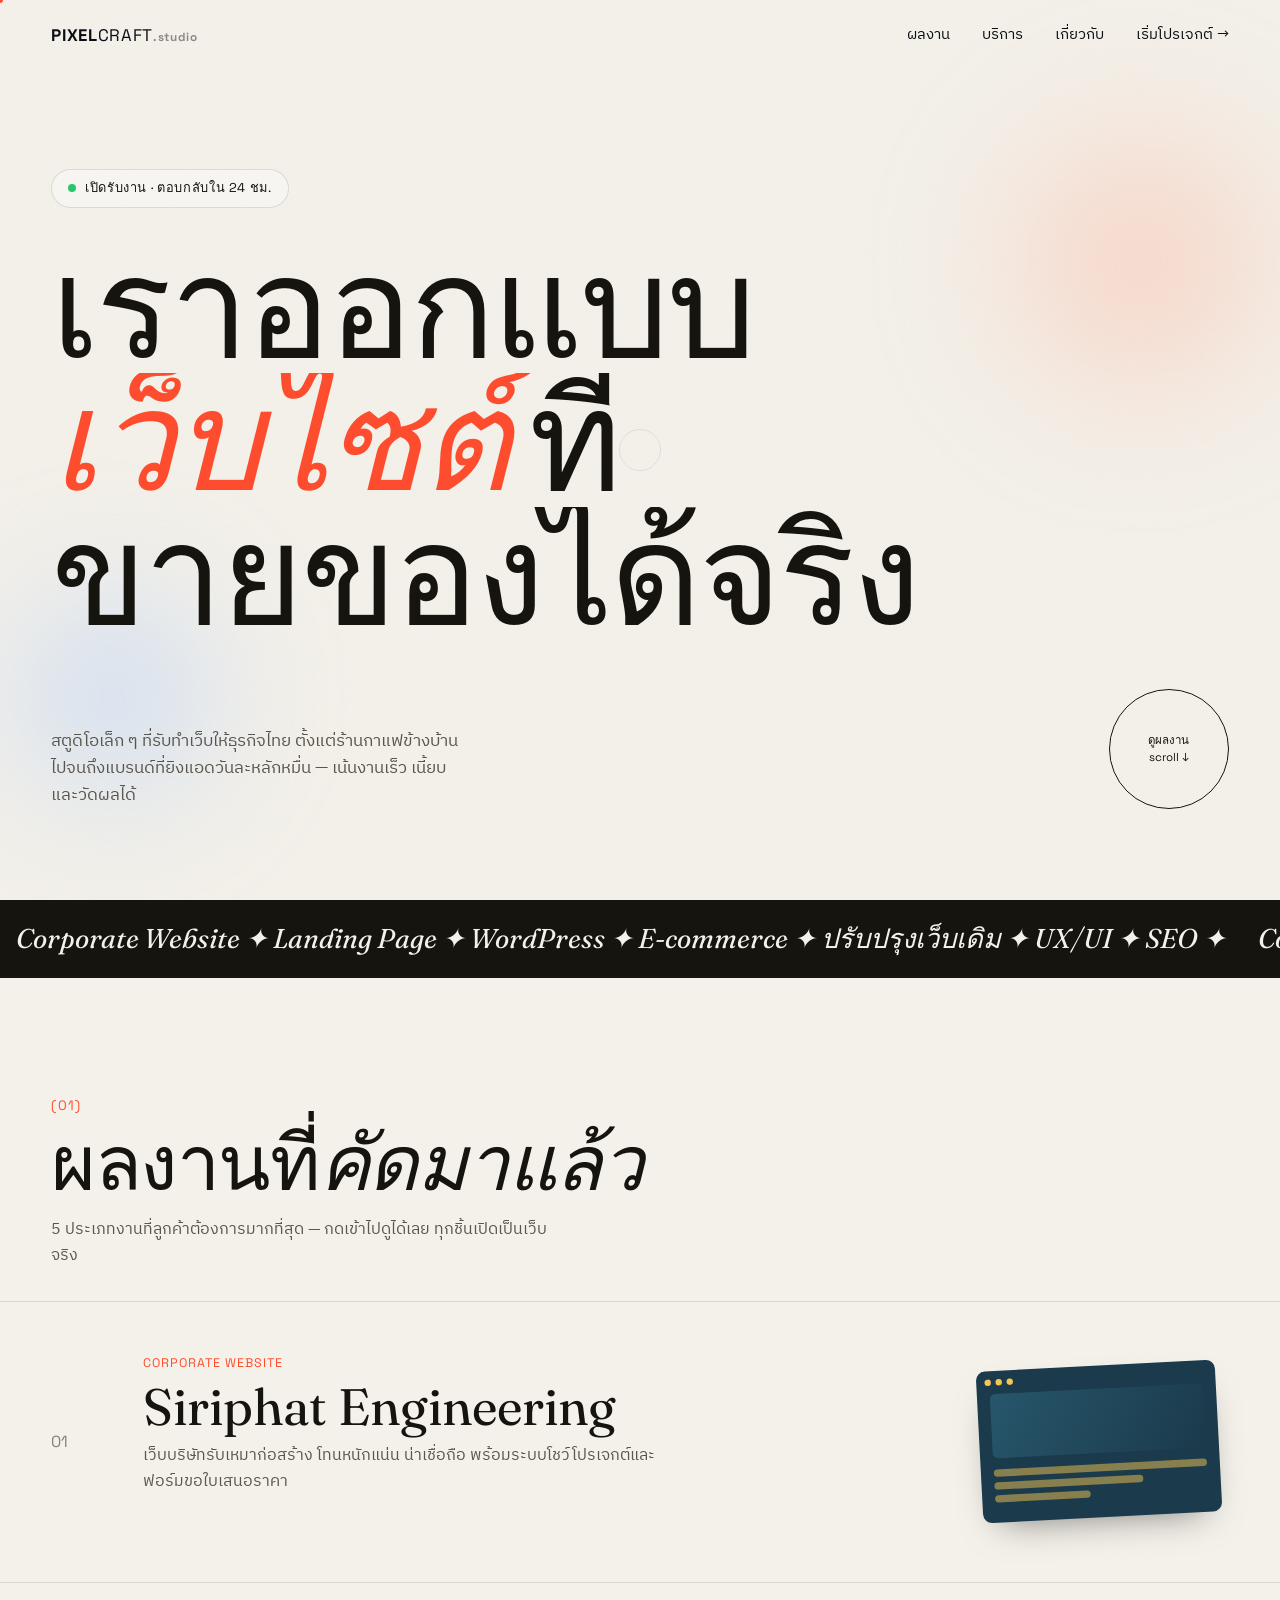
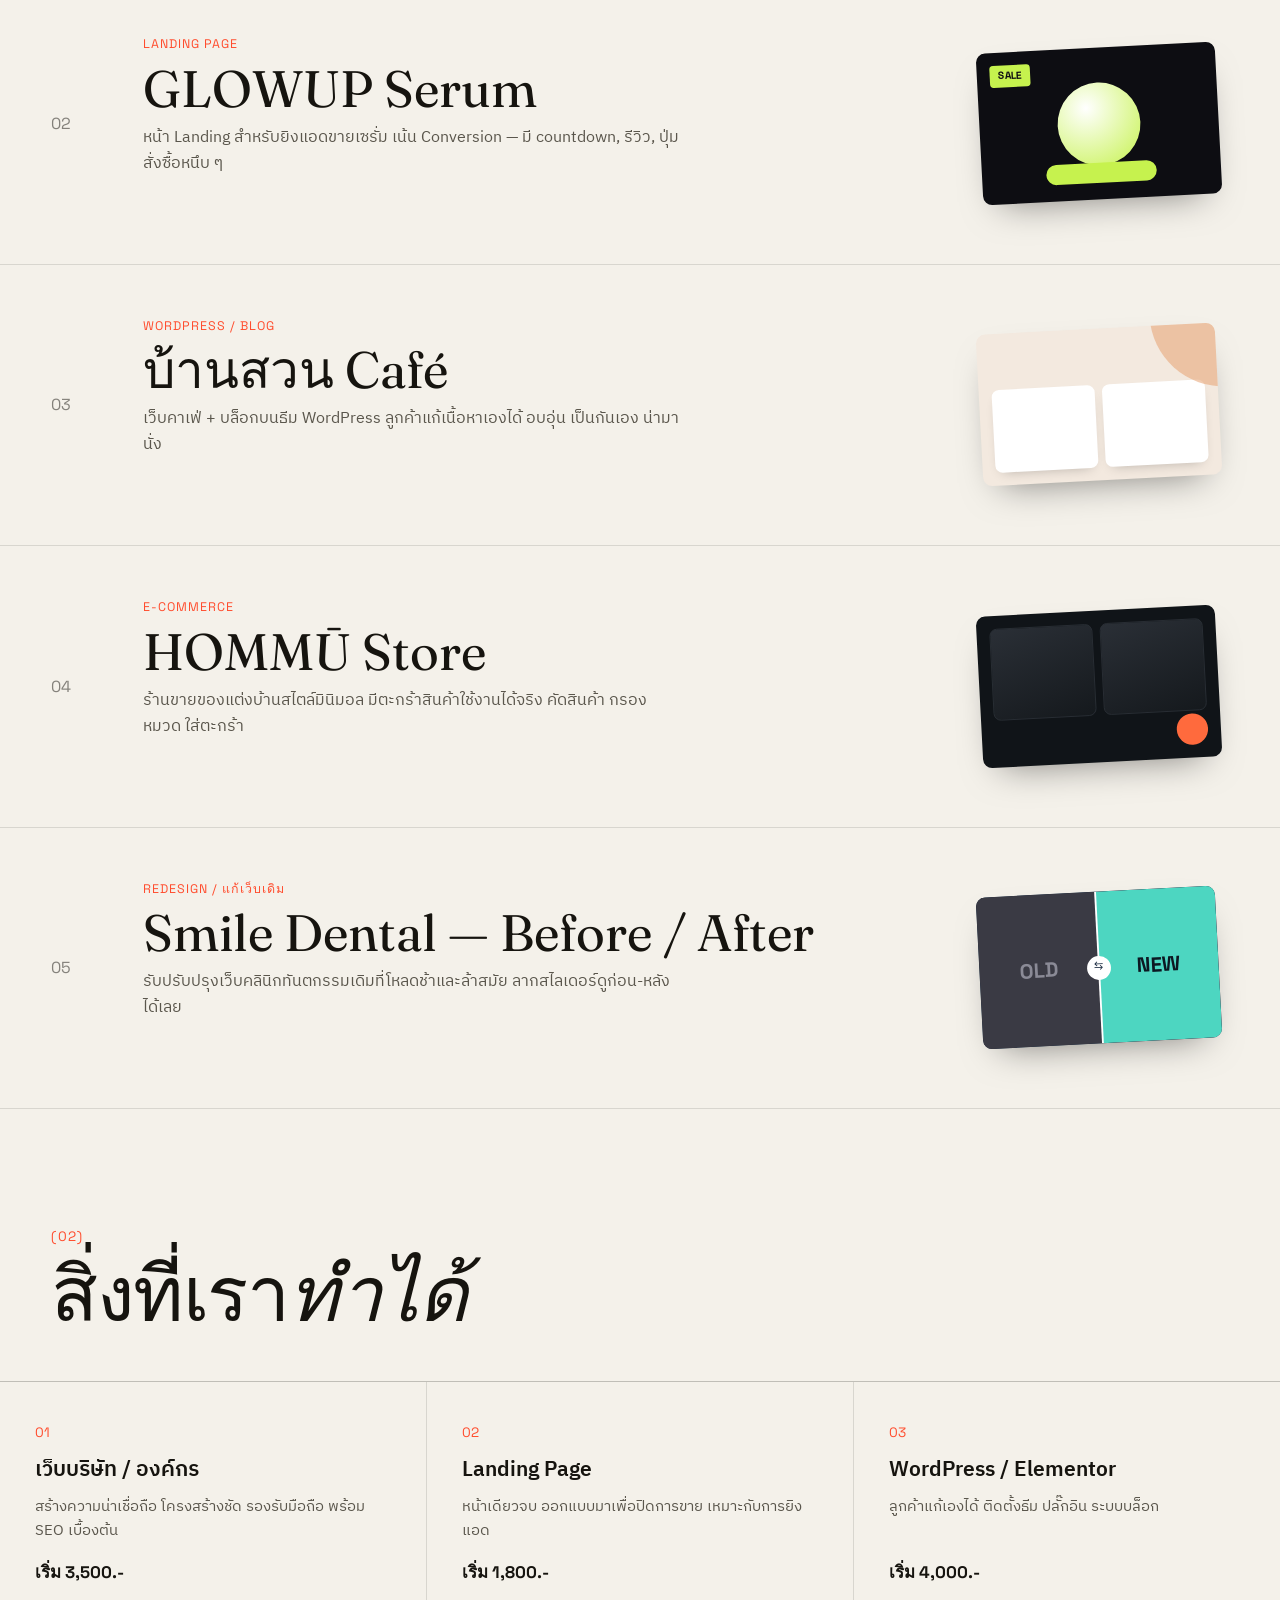
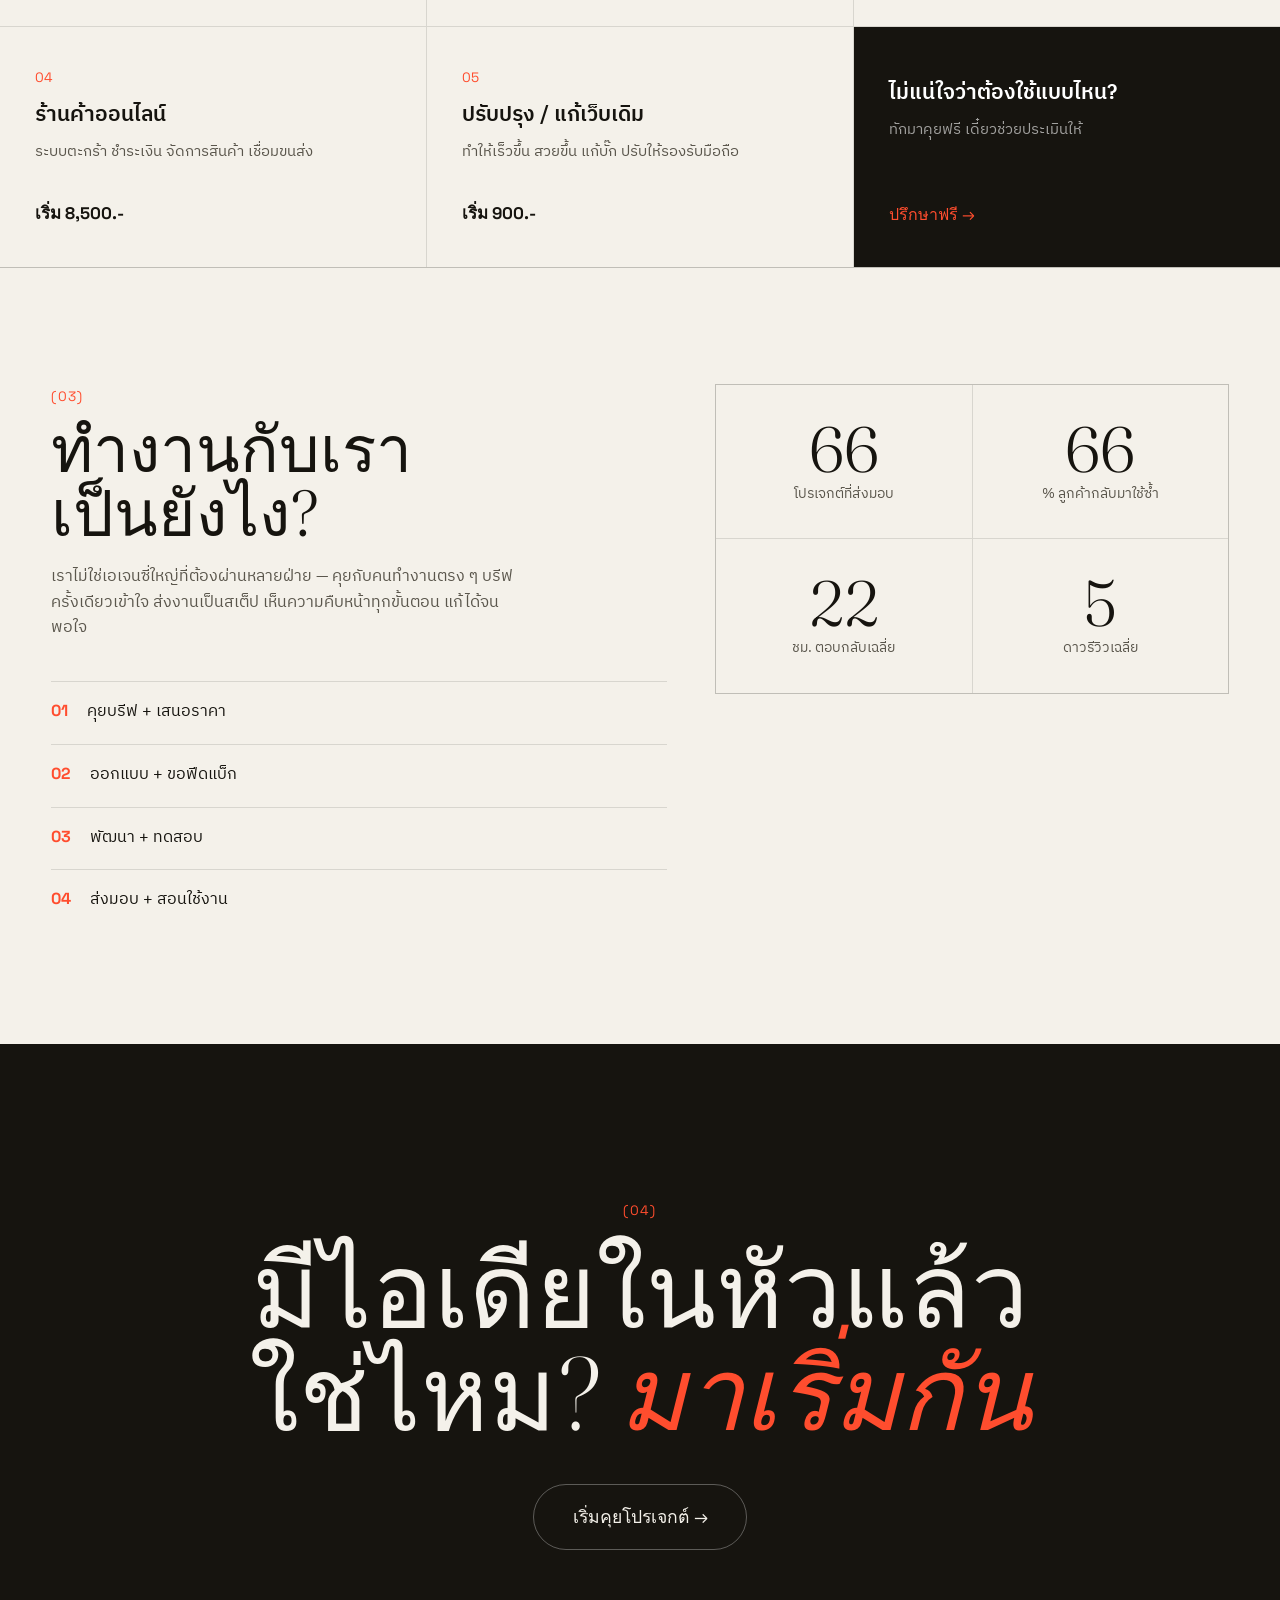
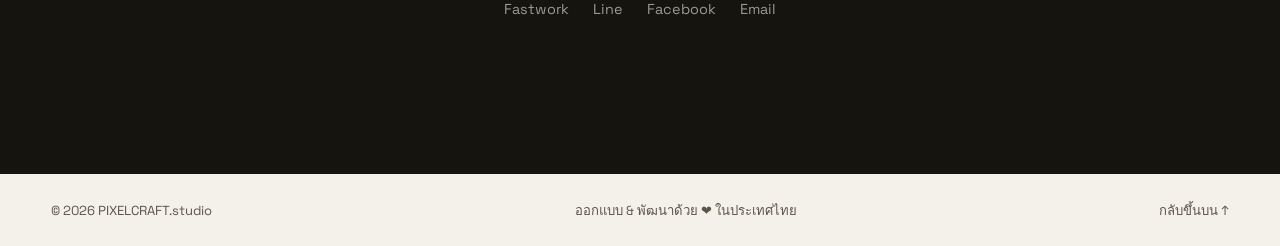
<file: index.html>
<!DOCTYPE html>
<html lang="th">
<head>
<meta charset="UTF-8">
<meta name="viewport" content="width=device-width, initial-scale=1.0">
<title>PIXELCRAFT — รับออกแบบ &amp; พัฒนาเว็บไซต์</title>
<meta name="description" content="สตูดิโอรับทำเว็บไซต์ Corporate, Landing Page, WordPress, E-commerce และรับปรับปรุงเว็บเดิม">
<link rel="preconnect" href="https://fonts.googleapis.com">
<link rel="preconnect" href="https://fonts.gstatic.com" crossorigin>
<link href="https://fonts.googleapis.com/css2?family=Fraunces:ital,opsz,wght@0,9..144,300..900;1,9..144,400..600&family=IBM+Plex+Sans+Thai:wght@300;400;500;600;700&family=Space+Grotesk:wght@400;500;600;700&display=swap" rel="stylesheet">
<link rel="stylesheet" href="style.css">
</head>
<body>

<!-- Preloader -->
<div class="preloader" id="preloader">
  <div class="preloader__inner">
    <div class="preloader__count"><span id="count">0</span><i>%</i></div>
    <div class="preloader__word">PIXELCRAFT</div>
  </div>
  <div class="preloader__bar"><span id="bar"></span></div>
</div>

<!-- Custom cursor -->
<div class="cursor" id="cursor"></div>
<div class="cursor-dot" id="cursorDot"></div>

<!-- Grain -->
<div class="grain"></div>

<!-- Nav -->
<header class="nav" id="nav">
  <a href="#top" class="nav__logo">PIXEL<span>CRAFT</span><i>.studio</i></a>
  <nav class="nav__links">
    <a href="#works">ผลงาน</a>
    <a href="#services">บริการ</a>
    <a href="#about">เกี่ยวกับ</a>
    <a href="#contact" class="nav__cta">เริ่มโปรเจกต์ <span>→</span></a>
  </nav>
  <button class="nav__burger" id="burger" aria-label="menu"><span></span><span></span></button>
</header>

<main id="top">

  <!-- HERO -->
  <section class="hero">
    <div class="hero__tag reveal">
      <span class="dot"></span> เปิดรับงาน · ตอบกลับใน 24 ชม.
    </div>
    <h1 class="hero__title">
      <span class="line"><span>เราออกแบบ</span></span>
      <span class="line"><span><em>เว็บไซต์</em> ที่</span></span>
      <span class="line"><span>ขายของได้จริง</span></span>
    </h1>
    <div class="hero__meta">
      <p class="reveal">สตูดิโอเล็ก ๆ ที่รับทำเว็บให้ธุรกิจไทย ตั้งแต่ร้านกาแฟข้างบ้าน ไปจนถึงแบรนด์ที่ยิงแอดวันละหลักหมื่น — เน้นงานเร็ว เนี้ยบ และวัดผลได้</p>
      <a href="#works" class="hero__scroll reveal">
        <span class="hero__scroll-circle">ดูผลงาน<br>scroll ↓</span>
      </a>
    </div>
    <div class="hero__shapes">
      <div class="blob blob--1"></div>
      <div class="blob blob--2"></div>
    </div>
  </section>

  <!-- MARQUEE -->
  <div class="marquee">
    <div class="marquee__track">
      <span>Corporate Website ✦ Landing Page ✦ WordPress ✦ E-commerce ✦ ปรับปรุงเว็บเดิม ✦ UX/UI ✦ SEO ✦</span>
      <span>Corporate Website ✦ Landing Page ✦ WordPress ✦ E-commerce ✦ ปรับปรุงเว็บเดิม ✦ UX/UI ✦ SEO ✦</span>
    </div>
  </div>

  <!-- WORKS -->
  <section class="works" id="works">
    <div class="section-head reveal">
      <span class="section-head__num">(01)</span>
      <h2>ผลงานที่<em>คัดมาแล้ว</em></h2>
      <p>5 ประเภทงานที่ลูกค้าต้องการมากที่สุด — กดเข้าไปดูได้เลย ทุกชิ้นเปิดเป็นเว็บจริง</p>
    </div>

    <div class="work-list">

      <a class="work" href="works/1-corporate.html" style="--c:#1b3a4b;--a:#f6c453">
        <div class="work__index">01</div>
        <div class="work__body">
          <span class="work__cat">Corporate Website</span>
          <h3 class="work__title">Siriphat Engineering</h3>
          <p class="work__desc">เว็บบริษัทรับเหมาก่อสร้าง โทนหนักแน่น น่าเชื่อถือ พร้อมระบบโชว์โปรเจกต์และฟอร์มขอใบเสนอราคา</p>
          <span class="work__go">เปิดดูผลงาน <i>→</i></span>
        </div>
        <div class="work__thumb">
          <div class="mini mini--corp">
            <div class="mini__bar"><i></i><i></i><i></i></div>
            <div class="mini__hero"></div>
            <div class="mini__rows"><span></span><span></span><span></span></div>
          </div>
        </div>
      </a>

      <a class="work" href="works/2-landing.html" style="--c:#0d0d12;--a:#c6f24e">
        <div class="work__index">02</div>
        <div class="work__body">
          <span class="work__cat">Landing Page</span>
          <h3 class="work__title">GLOWUP Serum</h3>
          <p class="work__desc">หน้า Landing สำหรับยิงแอดขายเซรั่ม เน้น Conversion — มี countdown, รีวิว, ปุ่มสั่งซื้อหนึบ ๆ</p>
          <span class="work__go">เปิดดูผลงาน <i>→</i></span>
        </div>
        <div class="work__thumb">
          <div class="mini mini--land">
            <div class="mini__badge">SALE</div>
            <div class="mini__circle"></div>
            <div class="mini__btn"></div>
          </div>
        </div>
      </a>

      <a class="work" href="works/3-wordpress.html" style="--c:#5b4636;--a:#e8a87c">
        <div class="work__index">03</div>
        <div class="work__body">
          <span class="work__cat">WordPress / Blog</span>
          <h3 class="work__title">บ้านสวน Café</h3>
          <p class="work__desc">เว็บคาเฟ่ + บล็อกบนธีม WordPress ลูกค้าแก้เนื้อหาเองได้ อบอุ่น เป็นกันเอง น่ามานั่ง</p>
          <span class="work__go">เปิดดูผลงาน <i>→</i></span>
        </div>
        <div class="work__thumb">
          <div class="mini mini--wp">
            <div class="mini__leaf"></div>
            <div class="mini__card"></div>
            <div class="mini__card"></div>
          </div>
        </div>
      </a>

      <a class="work" href="works/4-ecommerce.html" style="--c:#101418;--a:#ff6a3d">
        <div class="work__index">04</div>
        <div class="work__body">
          <span class="work__cat">E-commerce</span>
          <h3 class="work__title">HOMMŪ Store</h3>
          <p class="work__desc">ร้านขายของแต่งบ้านสไตล์มินิมอล มีตะกร้าสินค้าใช้งานได้จริง คัดสินค้า กรองหมวด ใส่ตะกร้า</p>
          <span class="work__go">เปิดดูผลงาน <i>→</i></span>
        </div>
        <div class="work__thumb">
          <div class="mini mini--shop">
            <div class="mini__prod"></div>
            <div class="mini__prod"></div>
            <div class="mini__cart"></div>
          </div>
        </div>
      </a>

      <a class="work" href="works/5-redesign.html" style="--c:#13243a;--a:#4dd6c1">
        <div class="work__index">05</div>
        <div class="work__body">
          <span class="work__cat">Redesign / แก้เว็บเดิม</span>
          <h3 class="work__title">Smile Dental — Before / After</h3>
          <p class="work__desc">รับปรับปรุงเว็บคลินิกทันตกรรมเดิมที่โหลดช้าและล้าสมัย ลากสไลเดอร์ดูก่อน-หลังได้เลย</p>
          <span class="work__go">เปิดดูผลงาน <i>→</i></span>
        </div>
        <div class="work__thumb">
          <div class="mini mini--re">
            <div class="mini__before">OLD</div>
            <div class="mini__after">NEW</div>
            <div class="mini__handle"></div>
          </div>
        </div>
      </a>

    </div>
  </section>

  <!-- SERVICES -->
  <section class="services" id="services">
    <div class="section-head reveal">
      <span class="section-head__num">(02)</span>
      <h2>สิ่งที่เรา<em>ทำได้</em></h2>
    </div>
    <div class="serv-grid">
      <div class="serv reveal"><span>01</span><h4>เว็บบริษัท / องค์กร</h4><p>สร้างความน่าเชื่อถือ โครงสร้างชัด รองรับมือถือ พร้อม SEO เบื้องต้น</p><b>เริ่ม 3,500.-</b></div>
      <div class="serv reveal"><span>02</span><h4>Landing Page</h4><p>หน้าเดียวจบ ออกแบบมาเพื่อปิดการขาย เหมาะกับการยิงแอด</p><b>เริ่ม 1,800.-</b></div>
      <div class="serv reveal"><span>03</span><h4>WordPress / Elementor</h4><p>ลูกค้าแก้เองได้ ติดตั้งธีม ปลั๊กอิน ระบบบล็อก</p><b>เริ่ม 4,000.-</b></div>
      <div class="serv reveal"><span>04</span><h4>ร้านค้าออนไลน์</h4><p>ระบบตะกร้า ชำระเงิน จัดการสินค้า เชื่อมขนส่ง</p><b>เริ่ม 8,500.-</b></div>
      <div class="serv reveal"><span>05</span><h4>ปรับปรุง / แก้เว็บเดิม</h4><p>ทำให้เร็วขึ้น สวยขึ้น แก้บั๊ก ปรับให้รองรับมือถือ</p><b>เริ่ม 900.-</b></div>
      <div class="serv reveal serv--cta"><h4>ไม่แน่ใจว่าต้องใช้แบบไหน?</h4><p>ทักมาคุยฟรี เดี๋ยวช่วยประเมินให้</p><a href="#contact">ปรึกษาฟรี →</a></div>
    </div>
  </section>

  <!-- ABOUT / STATS -->
  <section class="about" id="about">
    <div class="about__text reveal">
      <span class="section-head__num">(03)</span>
      <h2>ทำงานกับเรา<br>เป็นยังไง?</h2>
      <p>เราไม่ใช่เอเจนซี่ใหญ่ที่ต้องผ่านหลายฝ่าย — คุยกับคนทำงานตรง ๆ บรีฟครั้งเดียวเข้าใจ ส่งงานเป็นสเต็ป เห็นความคืบหน้าทุกขั้นตอน แก้ได้จนพอใจ</p>
      <div class="steps">
        <div class="step"><b>01</b><span>คุยบรีฟ + เสนอราคา</span></div>
        <div class="step"><b>02</b><span>ออกแบบ + ขอฟีดแบ็ก</span></div>
        <div class="step"><b>03</b><span>พัฒนา + ทดสอบ</span></div>
        <div class="step"><b>04</b><span>ส่งมอบ + สอนใช้งาน</span></div>
      </div>
    </div>
    <div class="about__stats">
      <div class="stat reveal"><b data-count="120">0</b><span>โปรเจกต์ที่ส่งมอบ</span></div>
      <div class="stat reveal"><b data-count="98">0</b><span>% ลูกค้ากลับมาใช้ซ้ำ</span></div>
      <div class="stat reveal"><b data-count="24">0</b><span>ชม. ตอบกลับเฉลี่ย</span></div>
      <div class="stat reveal"><b data-count="5">0</b><span>ดาวรีวิวเฉลี่ย</span></div>
    </div>
  </section>

  <!-- CONTACT -->
  <section class="contact" id="contact">
    <div class="contact__inner reveal">
      <span class="section-head__num">(04)</span>
      <h2 class="contact__title">มีไอเดียในหัวแล้ว<br>ใช่ไหม? <em>มาเริ่มกัน</em></h2>
      <a href="#" class="contact__mail magnetic">เริ่มคุยโปรเจกต์ →</a>
      <div class="contact__socials">
        <a href="#">Fastwork</a><a href="#">Line</a><a href="#">Facebook</a><a href="#">Email</a>
      </div>
    </div>
  </section>

</main>

<footer class="footer">
  <span>© 2026 PIXELCRAFT.studio</span>
  <span>ออกแบบ &amp; พัฒนาด้วย ❤ ในประเทศไทย</span>
  <a href="#top">กลับขึ้นบน ↑</a>
</footer>

<script src="script.js"></script>
</body>
</html>
</file>
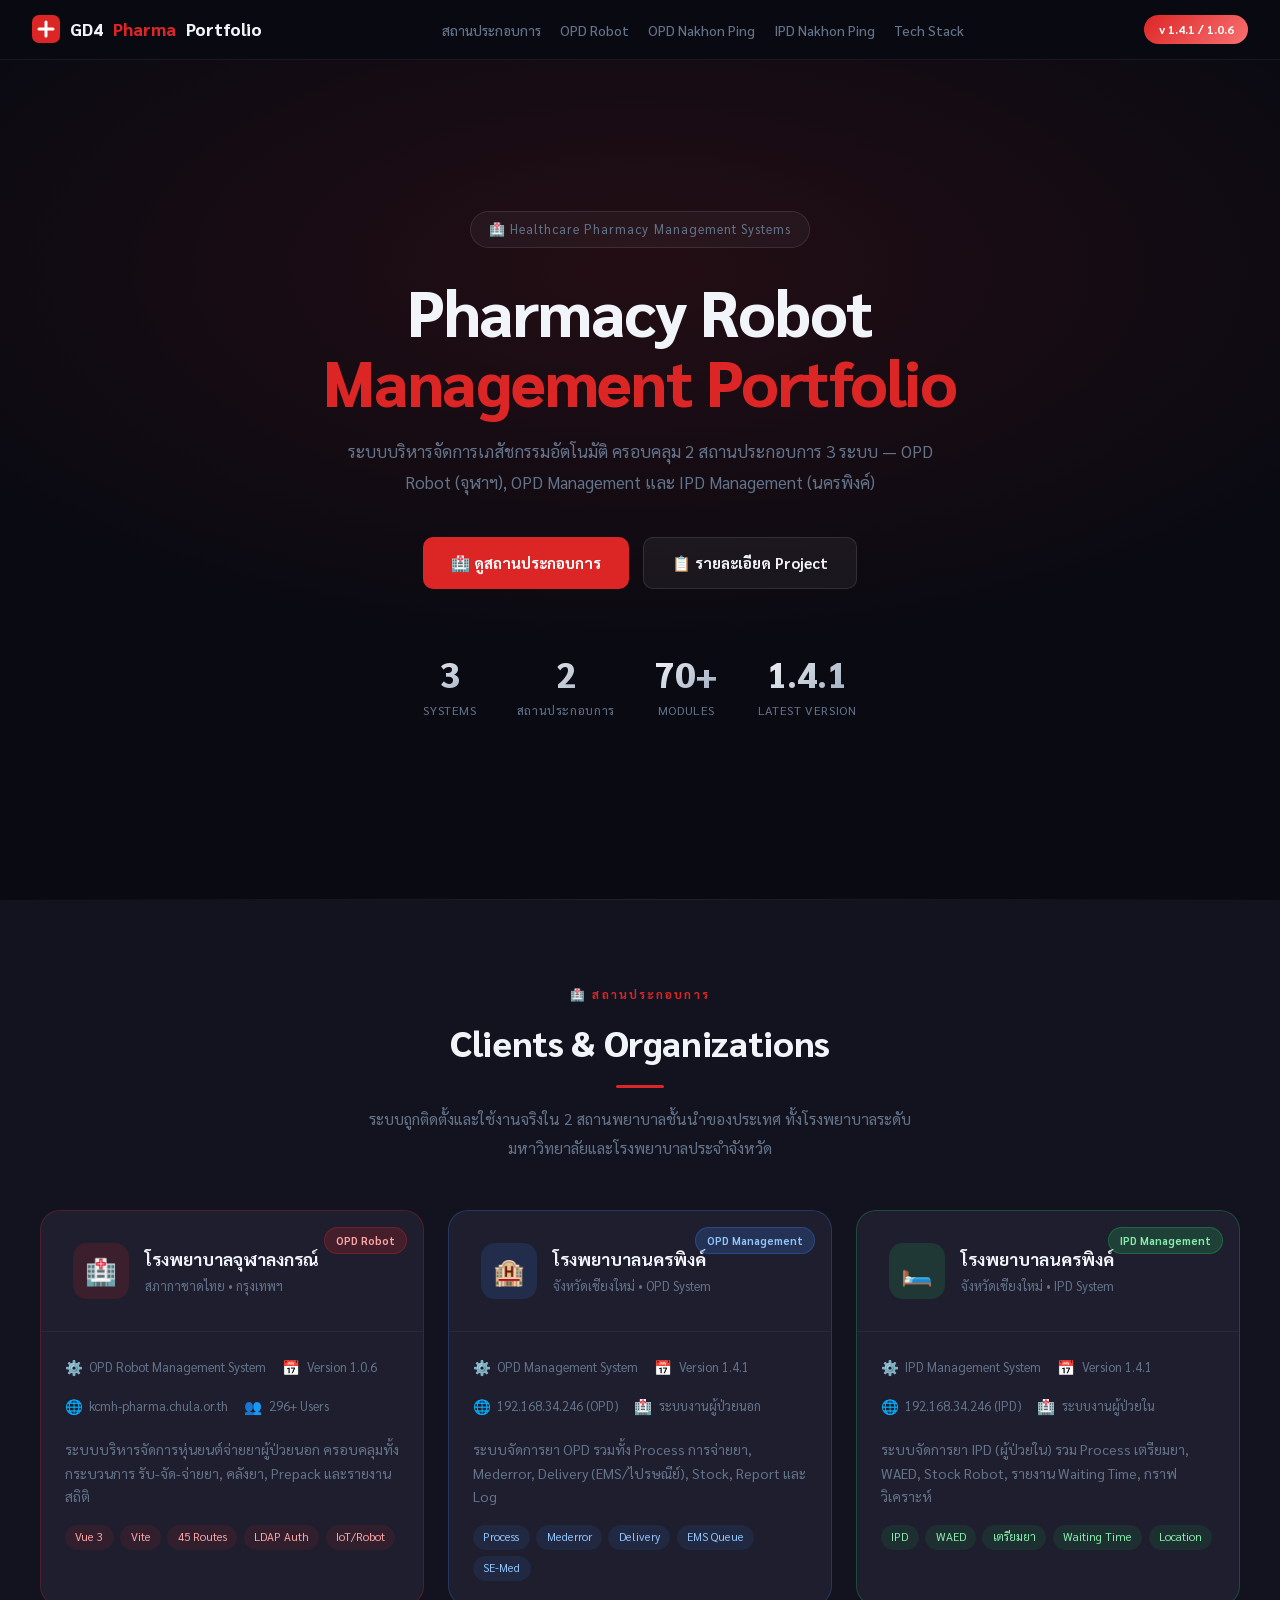
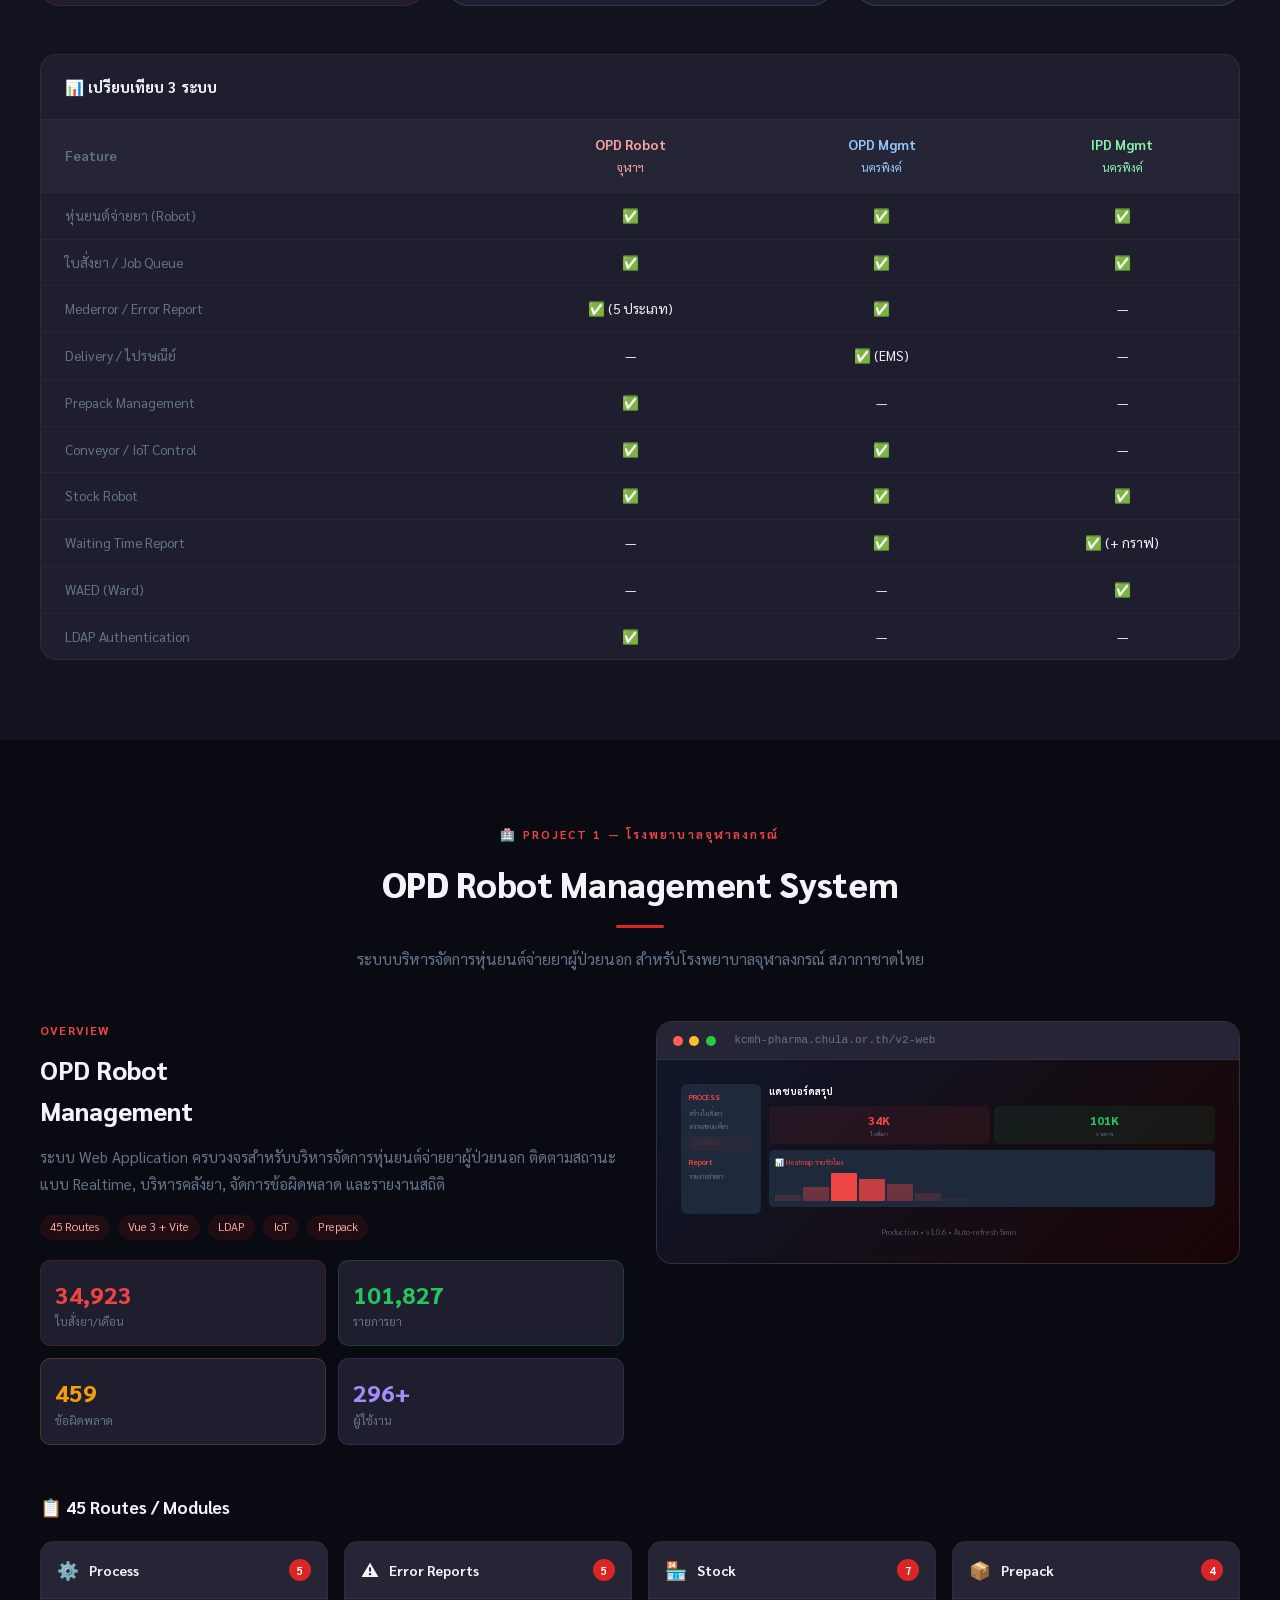
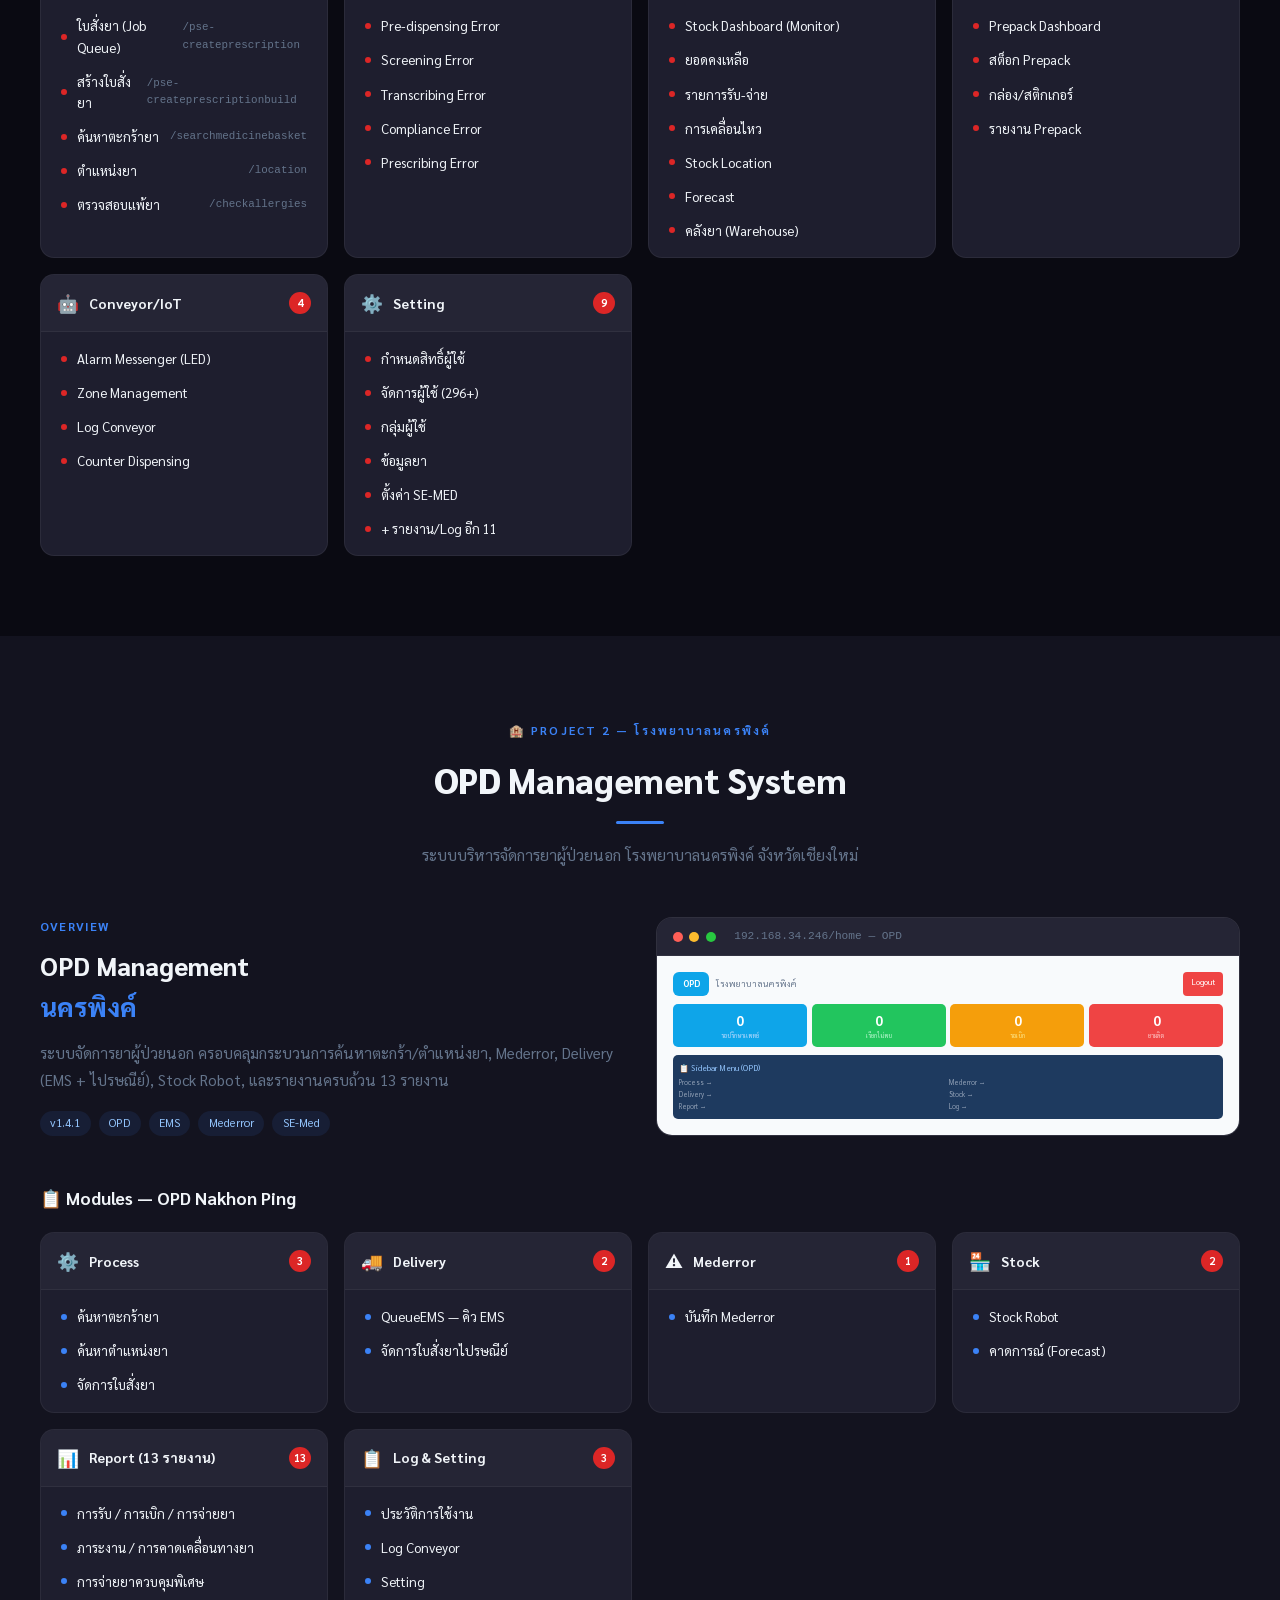
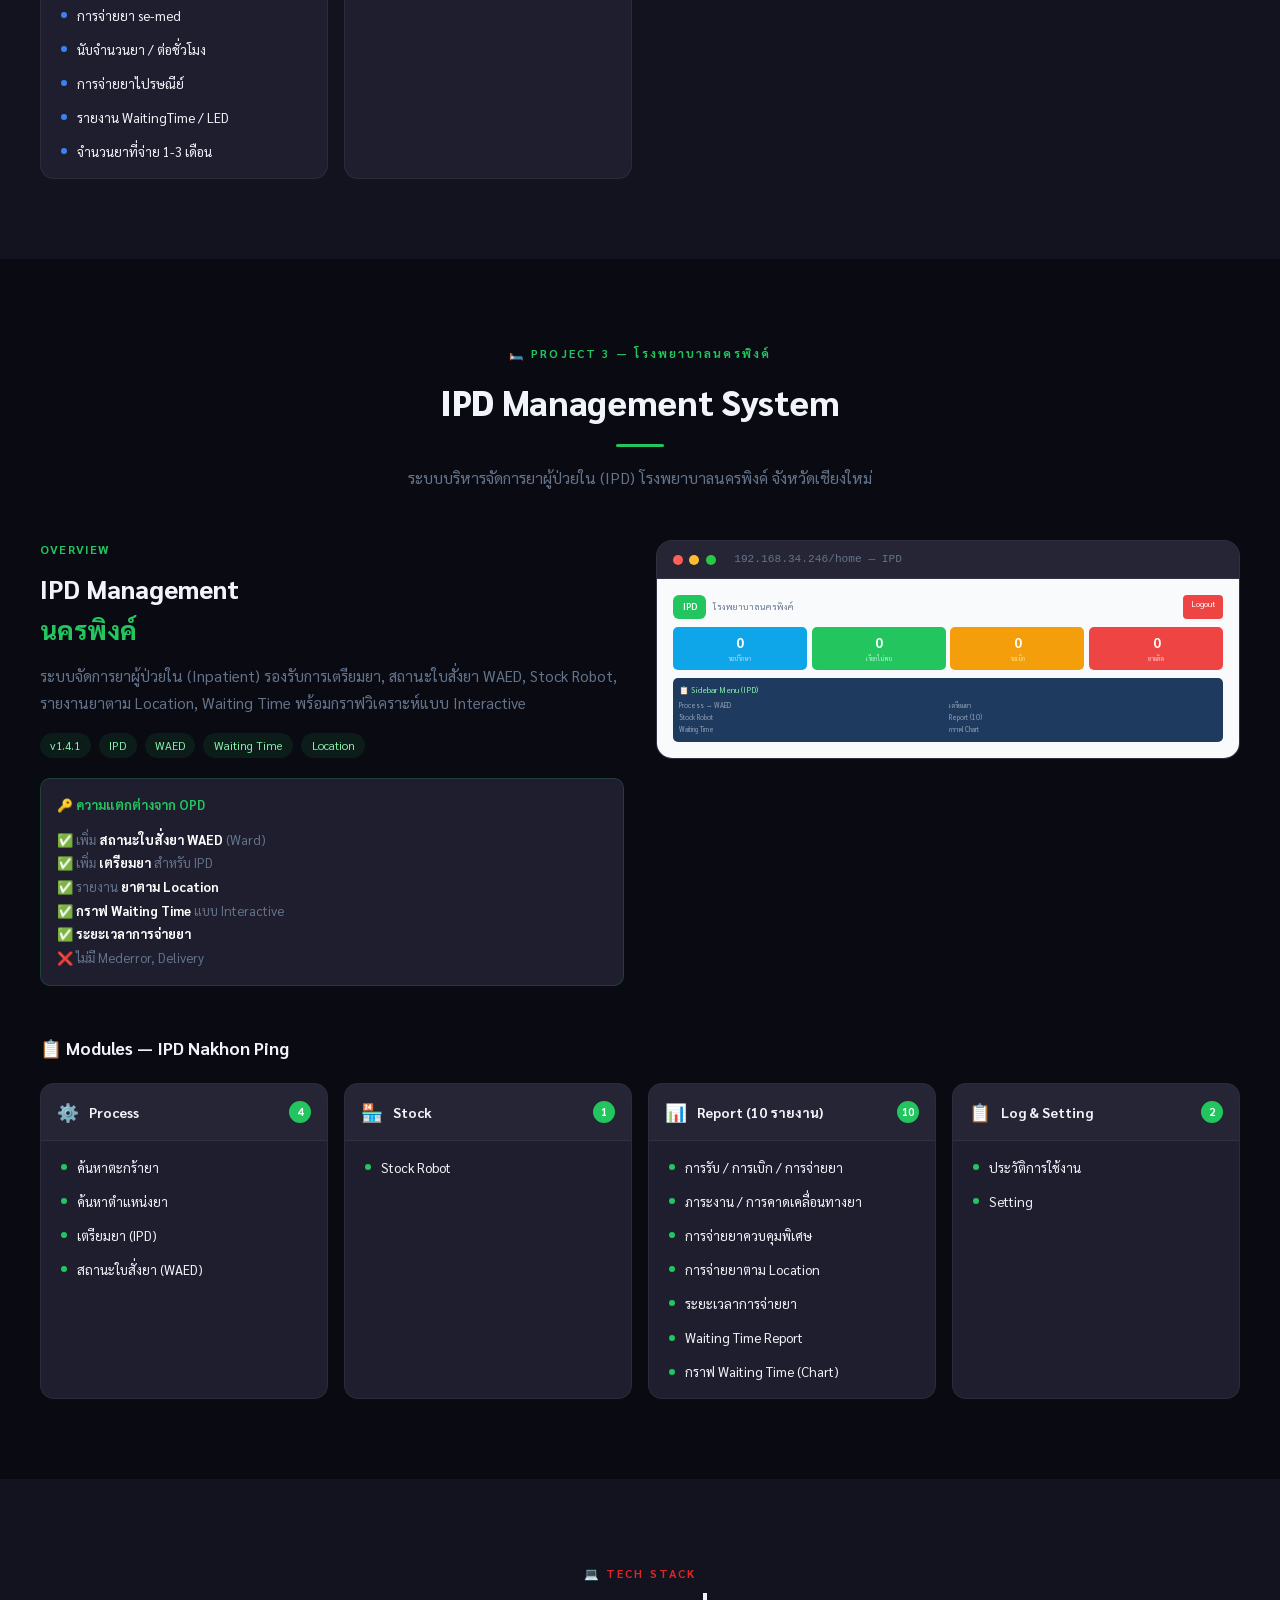
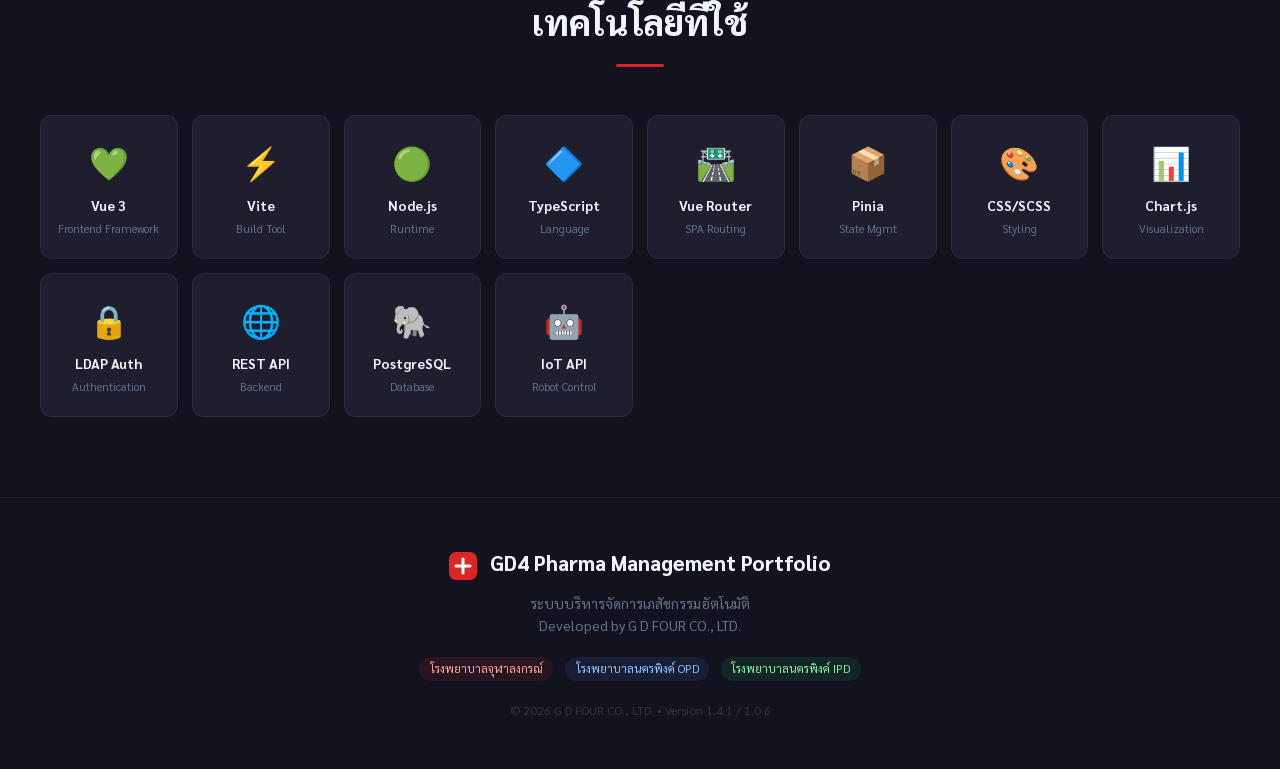
<file: portfolio-opd-robotV2.html>
<!DOCTYPE html>
<html lang="th">
<head>
<meta charset="UTF-8">
<meta name="viewport" content="width=device-width, initial-scale=1.0">
<title>Portfolio — Pharmacy Robot Management Systems</title>
<link href="https://fonts.googleapis.com/css2?family=Sarabun:wght@300;400;600;700;800&family=Inter:wght@300;400;600;700;800&display=swap" rel="stylesheet">
<style>
*{margin:0;padding:0;box-sizing:border-box}
:root{--red:#dc2626;--red-dark:#b91c1c;--dark:#0a0a12;--dark2:#13131f;--dark3:#1e1e2e;--dark4:#252535;--teal:#0d9488;--blue:#3b82f6;--gold:#f59e0b;--green:#22c55e;--purple:#8b5cf6;--text:#f1f5f9;--muted:#64748b;}
html{scroll-behavior:smooth}
body{font-family:'Sarabun','Inter',sans-serif;background:var(--dark);color:var(--text);line-height:1.6}

/* NAV */
nav{position:fixed;top:0;left:0;right:0;z-index:100;background:rgba(10,10,18,0.96);backdrop-filter:blur(16px);border-bottom:1px solid rgba(255,255,255,0.07);padding:0 2rem;display:flex;align-items:center;justify-content:space-between;height:60px}
.nav-logo{display:flex;align-items:center;gap:10px;font-weight:800;font-size:1.1rem;color:var(--text);text-decoration:none}
.nav-logo span{color:var(--red)}
.nav-links{display:flex;gap:1.2rem;list-style:none}
.nav-links a{color:var(--muted);text-decoration:none;font-size:0.85rem;font-weight:500;transition:color .2s}
.nav-links a:hover{color:var(--text)}
.nav-badge{background:linear-gradient(135deg,var(--red),#f87171);color:white;padding:.3rem .9rem;border-radius:20px;font-size:.75rem;font-weight:700}

/* HERO */
.hero{min-height:100vh;background:radial-gradient(ellipse 90% 60% at 50% 30%,rgba(220,38,38,.12) 0%,transparent 70%),var(--dark);display:flex;align-items:center;justify-content:center;text-align:center;padding:5rem 2rem 3rem;position:relative;overflow:hidden}
.hero::after{content:'';position:absolute;bottom:0;left:0;right:0;height:1px;background:linear-gradient(90deg,transparent,rgba(255,255,255,.1),transparent)}
.hero-content{position:relative;z-index:1;max-width:960px}
.hero-eyebrow{display:inline-flex;align-items:center;gap:8px;background:rgba(255,255,255,.04);border:1px solid rgba(255,255,255,.1);color:var(--muted);padding:.45rem 1.1rem;border-radius:30px;font-size:.8rem;letter-spacing:.08em;margin-bottom:1.75rem}
.hero h1{font-size:clamp(2.2rem,5.5vw,4rem);font-weight:800;line-height:1.1;margin-bottom:1.25rem;letter-spacing:-.02em}
.hero h1 .hl{color:var(--red)}
.hero-sub{font-size:1.05rem;color:var(--muted);max-width:620px;margin:0 auto 2.5rem;line-height:1.8}
.hero-btns{display:flex;gap:.875rem;justify-content:center;flex-wrap:wrap;margin-bottom:3.5rem}
.btn{display:inline-flex;align-items:center;gap:.5rem;padding:.8rem 1.75rem;border-radius:10px;font-weight:700;font-size:.95rem;text-decoration:none;transition:all .2s;cursor:pointer;border:none}
.btn-red{background:var(--red);color:white}
.btn-red:hover{background:var(--red-dark);transform:translateY(-2px);box-shadow:0 8px 24px rgba(220,38,38,.3)}
.btn-ghost{background:rgba(255,255,255,.05);color:var(--text);border:1px solid rgba(255,255,255,.1)}
.btn-ghost:hover{background:rgba(255,255,255,.09)}
.kpi-row{display:flex;gap:2.5rem;justify-content:center;flex-wrap:wrap}
.kpi{text-align:center}
.kpi-val{font-size:2.2rem;font-weight:800;background:linear-gradient(135deg,#fff,#94a3b8);-webkit-background-clip:text;-webkit-text-fill-color:transparent}
.kpi-label{font-size:.78rem;color:var(--muted);letter-spacing:.05em}

/* SECTIONS */
section{padding:5rem 2rem}
.container{max-width:1200px;margin:0 auto}
.sec-label{display:inline-block;color:var(--red);font-size:.73rem;font-weight:700;letter-spacing:.18em;text-transform:uppercase;margin-bottom:.6rem}
.sec-title{font-size:clamp(1.6rem,3.5vw,2.2rem);font-weight:800;margin-bottom:.9rem;letter-spacing:-.01em}
.sec-desc{color:var(--muted);font-size:.98rem;max-width:580px;margin:0 auto;line-height:1.85}
.sec-header{text-align:center;margin-bottom:3rem}
.divider{width:48px;height:3px;background:var(--red);border-radius:4px;margin:.75rem auto 0}

/* CLIENTS SECTION */
.clients-section{background:var(--dark2)}
.clients-grid{display:grid;grid-template-columns:repeat(auto-fit,minmax(300px,1fr));gap:1.5rem;margin-bottom:3rem}
.client-card{background:var(--dark3);border:1px solid rgba(255,255,255,.06);border-radius:20px;overflow:hidden;transition:all .3s;position:relative}
.client-card:hover{transform:translateY(-4px);box-shadow:0 20px 40px rgba(0,0,0,.4)}
.client-header{padding:2rem;display:flex;align-items:center;gap:1rem;border-bottom:1px solid rgba(255,255,255,.05)}
.client-icon{width:56px;height:56px;border-radius:14px;display:flex;align-items:center;justify-content:center;font-size:1.6rem;flex-shrink:0}
.client-icon.red{background:rgba(220,38,38,.15)}
.client-icon.blue{background:rgba(59,130,246,.15)}
.client-icon.green{background:rgba(34,197,94,.15)}
.client-info h3{font-size:1.1rem;font-weight:700;margin-bottom:.2rem}
.client-info p{font-size:.8rem;color:var(--muted)}
.client-badge{position:absolute;top:1rem;right:1rem;font-size:.68rem;font-weight:700;padding:.25rem .7rem;border-radius:20px}
.badge-red{background:rgba(220,38,38,.2);color:#fca5a5;border:1px solid rgba(220,38,38,.3)}
.badge-blue{background:rgba(59,130,246,.2);color:#93c5fd;border:1px solid rgba(59,130,246,.3)}
.badge-green{background:rgba(34,197,94,.2);color:#86efac;border:1px solid rgba(34,197,94,.3)}
.client-body{padding:1.5rem}
.client-meta{display:flex;gap:1rem;flex-wrap:wrap;margin-bottom:1.25rem}
.client-meta-item{display:flex;align-items:center;gap:.4rem;font-size:.8rem;color:var(--muted)}
.client-meta-icon{font-size:.9rem}
.client-tags{display:flex;gap:.4rem;flex-wrap:wrap}
.tag{background:rgba(255,255,255,.05);color:var(--muted);padding:.2rem .65rem;border-radius:20px;font-size:.72rem}
.tag.red{background:rgba(220,38,38,.1);color:#fca5a5}
.tag.blue{background:rgba(59,130,246,.1);color:#93c5fd}
.tag.green{background:rgba(34,197,94,.1);color:#86efac}

/* PROJECT DETAIL CARDS */
.project-tabs{display:flex;gap:.5rem;flex-wrap:wrap;justify-content:center;margin-bottom:2.5rem}
.project-tab{padding:.6rem 1.4rem;border-radius:8px;font-size:.87rem;font-weight:600;cursor:pointer;transition:all .2s;border:1px solid rgba(255,255,255,.1);background:transparent;color:var(--muted)}
.project-tab.active,.project-tab:hover{color:var(--text);border-color:var(--red);background:rgba(220,38,38,.1)}

/* PROJECT PANELS */
.project-panel{display:none;animation:fadeIn .3s ease}
.project-panel.active{display:block}
@keyframes fadeIn{from{opacity:0;transform:translateY(10px)}to{opacity:1;transform:translateY(0)}}

/* SPLIT LAYOUT */
.split{display:grid;grid-template-columns:1fr 1fr;gap:2rem;align-items:start}
@media(max-width:768px){.split{grid-template-columns:1fr}}
.split-info{}
.split-info h2{font-size:1.6rem;font-weight:800;margin-bottom:.75rem}
.split-info p{color:var(--muted);line-height:1.8;margin-bottom:1rem;font-size:.95rem}
.split-screen{background:var(--dark3);border-radius:16px;overflow:hidden;border:1px solid rgba(255,255,255,.08)}
.screen-bar{background:var(--dark4);padding:.6rem 1rem;display:flex;align-items:center;gap:.4rem;border-bottom:1px solid rgba(255,255,255,.06)}
.dot{width:10px;height:10px;border-radius:50%}
.dot-r{background:#ff5f57}.dot-y{background:#febc2e}.dot-g{background:#28c840}
.screen-url{font-size:.7rem;color:var(--muted);margin-left:.75rem;font-family:monospace}
.screen-content{padding:1.5rem}

/* MODULES */
.modules-grid{display:grid;grid-template-columns:repeat(auto-fit,minmax(260px,1fr));gap:1rem}
.mod-group{background:var(--dark3);border-radius:14px;overflow:hidden;border:1px solid rgba(255,255,255,.06)}
.mod-head{padding:.875rem 1rem;display:flex;align-items:center;gap:.6rem;font-weight:700;font-size:.87rem;background:rgba(255,255,255,.03);border-bottom:1px solid rgba(255,255,255,.05)}
.mod-head-icon{font-size:1.1rem}
.mod-count{margin-left:auto;background:var(--red);color:white;width:22px;height:22px;border-radius:50%;display:flex;align-items:center;justify-content:center;font-size:.68rem;font-weight:700;flex-shrink:0}
.mod-list{padding:.6rem}
.mod-item{display:flex;align-items:center;gap:.6rem;padding:.4rem .65rem;border-radius:7px;cursor:default}
.mod-item:hover{background:rgba(255,255,255,.04)}
.mod-dot{width:6px;height:6px;border-radius:50%;background:var(--red);flex-shrink:0}
.mod-name{font-size:.83rem}
.mod-path{font-size:.68rem;color:var(--muted);font-family:monospace;margin-left:auto}

/* SCREENSHOTS GALLERY */
.gallery-grid{display:grid;grid-template-columns:repeat(auto-fit,minmax(320px,1fr));gap:1.25rem}
.gal-item{background:var(--dark3);border-radius:14px;overflow:hidden;border:1px solid rgba(255,255,255,.06);transition:all .3s}
.gal-item:hover{border-color:rgba(220,38,38,.35);transform:translateY(-3px)}
.gal-img{width:100%;height:190px;object-fit:cover;object-position:top;display:block}
.gal-body{padding:1.1rem}
.gal-num{font-size:.68rem;color:var(--red);font-weight:700;letter-spacing:.1em;text-transform:uppercase;margin-bottom:.3rem}
.gal-body h3{font-size:.95rem;font-weight:700;margin-bottom:.4rem}
.gal-body p{font-size:.82rem;color:var(--muted);line-height:1.6}

/* TECH GRID */
.tech-grid{display:grid;grid-template-columns:repeat(auto-fit,minmax(130px,1fr));gap:.875rem}
.tech-card{background:var(--dark3);border:1px solid rgba(255,255,255,.06);border-radius:12px;padding:1.25rem 1rem;text-align:center;transition:all .3s}
.tech-card:hover{border-color:rgba(220,38,38,.35);transform:translateY(-3px)}
.tech-card .icon{font-size:2rem;margin-bottom:.5rem}
.tech-card .name{font-size:.85rem;font-weight:700;margin-bottom:.2rem}
.tech-card .type{font-size:.7rem;color:var(--muted)}

/* FOOTER */
footer{background:var(--dark2);border-top:1px solid rgba(255,255,255,.05);padding:3rem 2rem;text-align:center}
.footer-logo{font-size:1.3rem;font-weight:800;margin-bottom:.75rem}
.footer-desc{color:var(--muted);font-size:.87rem;margin-bottom:1.25rem}
.footer-copy{color:rgba(255,255,255,.15);font-size:.75rem;margin-top:1.25rem}

/* FADE IN ANIMATION */
.fade{opacity:0;transform:translateY(24px);transition:all .55s ease}
.fade.show{opacity:1;transform:translateY(0)}

@media(max-width:768px){.nav-links{display:none}.kpi-row{gap:1.25rem}}
</style>
</head>
<body>

<!-- NAV -->
<nav>
  <a href="#" class="nav-logo">
    <svg width="28" height="28" viewBox="0 0 28 28" fill="none"><rect width="28" height="28" rx="7" fill="#dc2626"/><path d="M14 7v14M7 14h14" stroke="white" stroke-width="3" stroke-linecap="round"/></svg>
    GD4 <span>Pharma</span> Portfolio
  </a>
  <ul class="nav-links">
    <li><a href="#clients">สถานประกอบการ</a></li>
    <li><a href="#project1">OPD Robot</a></li>
    <li><a href="#project2">OPD Nakhon Ping</a></li>
    <li><a href="#project3">IPD Nakhon Ping</a></li>
    <li><a href="#tech">Tech Stack</a></li>
  </ul>
  <span class="nav-badge">v 1.4.1 / 1.0.6</span>
</nav>

<!-- HERO -->
<section class="hero">
  <div class="hero-content fade">
    <div class="hero-eyebrow">🏥 Healthcare Pharmacy Management Systems</div>
    <h1>Pharmacy Robot<br><span class="hl">Management Portfolio</span></h1>
    <p class="hero-sub">ระบบบริหารจัดการเภสัชกรรมอัตโนมัติ ครอบคลุม 2 สถานประกอบการ 3 ระบบ — OPD Robot (จุฬาฯ), OPD Management และ IPD Management (นครพิงค์)</p>
    <div class="hero-btns">
      <a href="#clients" class="btn btn-red">🏥 ดูสถานประกอบการ</a>
      <a href="#project1" class="btn btn-ghost">📋 รายละเอียด Project</a>
    </div>
    <div class="kpi-row">
      <div class="kpi"><div class="kpi-val">3</div><div class="kpi-label">SYSTEMS</div></div>
      <div class="kpi"><div class="kpi-val">2</div><div class="kpi-label">สถานประกอบการ</div></div>
      <div class="kpi"><div class="kpi-val">70+</div><div class="kpi-label">MODULES</div></div>
      <div class="kpi"><div class="kpi-val">1.4.1</div><div class="kpi-label">LATEST VERSION</div></div>
    </div>
  </div>
</section>

<!-- ===== CLIENTS SECTION ===== -->
<section id="clients" class="clients-section">
<div class="container">
  <div class="sec-header fade">
    <div class="sec-label">🏥 สถานประกอบการ</div>
    <h2 class="sec-title">Clients & Organizations</h2>
    <div class="divider"></div>
    <p class="sec-desc" style="margin-top:1rem">ระบบถูกติดตั้งและใช้งานจริงใน 2 สถานพยาบาลชั้นนำของประเทศ ทั้งโรงพยาบาลระดับมหาวิทยาลัยและโรงพยาบาลประจำจังหวัด</p>
  </div>

  <div class="clients-grid fade">

    <!-- Client 1: โรงพยาบาลจุฬาลงกรณ์ -->
    <div class="client-card" style="border-color:rgba(220,38,38,.25)">
      <span class="client-badge badge-red">OPD Robot</span>
      <div class="client-header">
        <div class="client-icon red">🏥</div>
        <div class="client-info">
          <h3>โรงพยาบาลจุฬาลงกรณ์</h3>
          <p>สภากาชาดไทย • กรุงเทพฯ</p>
        </div>
      </div>
      <div class="client-body">
        <div class="client-meta">
          <div class="client-meta-item"><span class="client-meta-icon">⚙️</span>OPD Robot Management System</div>
          <div class="client-meta-item"><span class="client-meta-icon">📅</span>Version 1.0.6</div>
          <div class="client-meta-item"><span class="client-meta-icon">🌐</span>kcmh-pharma.chula.or.th</div>
          <div class="client-meta-item"><span class="client-meta-icon">👥</span>296+ Users</div>
        </div>
        <p style="font-size:.87rem;color:var(--muted);line-height:1.7;margin-bottom:1rem">ระบบบริหารจัดการหุ่นยนต์จ่ายยาผู้ป่วยนอก ครอบคลุมทั้งกระบวนการ รับ-จัด-จ่ายยา, คลังยา, Prepack และรายงานสถิติ</p>
        <div class="client-tags">
          <span class="tag red">Vue 3</span><span class="tag red">Vite</span><span class="tag red">45 Routes</span><span class="tag red">LDAP Auth</span><span class="tag red">IoT/Robot</span>
        </div>
      </div>
    </div>

    <!-- Client 2: โรงพยาบาลนครพิงค์ — OPD -->
    <div class="client-card" style="border-color:rgba(59,130,246,.25)">
      <span class="client-badge badge-blue">OPD Management</span>
      <div class="client-header">
        <div class="client-icon blue">🏨</div>
        <div class="client-info">
          <h3>โรงพยาบาลนครพิงค์</h3>
          <p>จังหวัดเชียงใหม่ • OPD System</p>
        </div>
      </div>
      <div class="client-body">
        <div class="client-meta">
          <div class="client-meta-item"><span class="client-meta-icon">⚙️</span>OPD Management System</div>
          <div class="client-meta-item"><span class="client-meta-icon">📅</span>Version 1.4.1</div>
          <div class="client-meta-item"><span class="client-meta-icon">🌐</span>192.168.34.246 (OPD)</div>
          <div class="client-meta-item"><span class="client-meta-icon">🏥</span>ระบบงานผู้ป่วยนอก</div>
        </div>
        <p style="font-size:.87rem;color:var(--muted);line-height:1.7;margin-bottom:1rem">ระบบจัดการยา OPD รวมทั้ง Process การจ่ายยา, Mederror, Delivery (EMS/ไปรษณีย์), Stock, Report และ Log</p>
        <div class="client-tags">
          <span class="tag blue">Process</span><span class="tag blue">Mederror</span><span class="tag blue">Delivery</span><span class="tag blue">EMS Queue</span><span class="tag blue">SE-Med</span>
        </div>
      </div>
    </div>

    <!-- Client 3: โรงพยาบาลนครพิงค์ — IPD -->
    <div class="client-card" style="border-color:rgba(34,197,94,.25)">
      <span class="client-badge badge-green">IPD Management</span>
      <div class="client-header">
        <div class="client-icon green">🛏️</div>
        <div class="client-info">
          <h3>โรงพยาบาลนครพิงค์</h3>
          <p>จังหวัดเชียงใหม่ • IPD System</p>
        </div>
      </div>
      <div class="client-body">
        <div class="client-meta">
          <div class="client-meta-item"><span class="client-meta-icon">⚙️</span>IPD Management System</div>
          <div class="client-meta-item"><span class="client-meta-icon">📅</span>Version 1.4.1</div>
          <div class="client-meta-item"><span class="client-meta-icon">🌐</span>192.168.34.246 (IPD)</div>
          <div class="client-meta-item"><span class="client-meta-icon">🏥</span>ระบบงานผู้ป่วยใน</div>
        </div>
        <p style="font-size:.87rem;color:var(--muted);line-height:1.7;margin-bottom:1rem">ระบบจัดการยา IPD (ผู้ป่วยใน) รวม Process เตรียมยา, WAED, Stock Robot, รายงาน Waiting Time, กราฟวิเคราะห์</p>
        <div class="client-tags">
          <span class="tag green">IPD</span><span class="tag green">WAED</span><span class="tag green">เตรียมยา</span><span class="tag green">Waiting Time</span><span class="tag green">Location</span>
        </div>
      </div>
    </div>

  </div>

  <!-- Comparison Table -->
  <div style="background:var(--dark3);border-radius:16px;overflow:hidden;border:1px solid rgba(255,255,255,.06)" class="fade">
    <div style="padding:1.25rem 1.5rem;border-bottom:1px solid rgba(255,255,255,.06);font-weight:700;font-size:.95rem">📊 เปรียบเทียบ 3 ระบบ</div>
    <div style="overflow-x:auto">
      <table style="width:100%;border-collapse:collapse;font-size:.85rem">
        <thead>
          <tr style="background:rgba(255,255,255,.03)">
            <th style="padding:.875rem 1.5rem;text-align:left;color:var(--muted);font-weight:600">Feature</th>
            <th style="padding:.875rem 1rem;text-align:center;color:#fca5a5">OPD Robot<br><small style="font-weight:400">จุฬาฯ</small></th>
            <th style="padding:.875rem 1rem;text-align:center;color:#93c5fd">OPD Mgmt<br><small style="font-weight:400">นครพิงค์</small></th>
            <th style="padding:.875rem 1rem;text-align:center;color:#86efac">IPD Mgmt<br><small style="font-weight:400">นครพิงค์</small></th>
          </tr>
        </thead>
        <tbody>
          <tr style="border-top:1px solid rgba(255,255,255,.04)">
            <td style="padding:.75rem 1.5rem;color:var(--muted)">หุ่นยนต์จ่ายยา (Robot)</td>
            <td style="text-align:center">✅</td><td style="text-align:center">✅</td><td style="text-align:center">✅</td>
          </tr>
          <tr style="border-top:1px solid rgba(255,255,255,.04)">
            <td style="padding:.75rem 1.5rem;color:var(--muted)">ใบสั่งยา / Job Queue</td>
            <td style="text-align:center">✅</td><td style="text-align:center">✅</td><td style="text-align:center">✅</td>
          </tr>
          <tr style="border-top:1px solid rgba(255,255,255,.04)">
            <td style="padding:.75rem 1.5rem;color:var(--muted)">Mederror / Error Report</td>
            <td style="text-align:center">✅ (5 ประเภท)</td><td style="text-align:center">✅</td><td style="text-align:center">—</td>
          </tr>
          <tr style="border-top:1px solid rgba(255,255,255,.04)">
            <td style="padding:.75rem 1.5rem;color:var(--muted)">Delivery / ไปรษณีย์</td>
            <td style="text-align:center">—</td><td style="text-align:center">✅ (EMS)</td><td style="text-align:center">—</td>
          </tr>
          <tr style="border-top:1px solid rgba(255,255,255,.04)">
            <td style="padding:.75rem 1.5rem;color:var(--muted)">Prepack Management</td>
            <td style="text-align:center">✅</td><td style="text-align:center">—</td><td style="text-align:center">—</td>
          </tr>
          <tr style="border-top:1px solid rgba(255,255,255,.04)">
            <td style="padding:.75rem 1.5rem;color:var(--muted)">Conveyor / IoT Control</td>
            <td style="text-align:center">✅</td><td style="text-align:center">✅</td><td style="text-align:center">—</td>
          </tr>
          <tr style="border-top:1px solid rgba(255,255,255,.04)">
            <td style="padding:.75rem 1.5rem;color:var(--muted)">Stock Robot</td>
            <td style="text-align:center">✅</td><td style="text-align:center">✅</td><td style="text-align:center">✅</td>
          </tr>
          <tr style="border-top:1px solid rgba(255,255,255,.04)">
            <td style="padding:.75rem 1.5rem;color:var(--muted)">Waiting Time Report</td>
            <td style="text-align:center">—</td><td style="text-align:center">✅</td><td style="text-align:center">✅ (+ กราฟ)</td>
          </tr>
          <tr style="border-top:1px solid rgba(255,255,255,.04)">
            <td style="padding:.75rem 1.5rem;color:var(--muted)">WAED (Ward)</td>
            <td style="text-align:center">—</td><td style="text-align:center">—</td><td style="text-align:center">✅</td>
          </tr>
          <tr style="border-top:1px solid rgba(255,255,255,.04)">
            <td style="padding:.75rem 1.5rem;color:var(--muted)">LDAP Authentication</td>
            <td style="text-align:center">✅</td><td style="text-align:center">—</td><td style="text-align:center">—</td>
          </tr>
        </tbody>
      </table>
    </div>
  </div>
</div>
</section>
<!-- ===== PROJECT 1: OPD ROBOT (จุฬาฯ) ===== -->
<section id="project1" style="background:var(--dark)">
<div class="container">
  <div class="sec-header fade">
    <div class="sec-label" style="color:#ef4444">🏥 PROJECT 1 — โรงพยาบาลจุฬาลงกรณ์</div>
    <h2 class="sec-title">OPD Robot Management System</h2>
    <div class="divider"></div>
    <p class="sec-desc" style="margin-top:1rem">ระบบบริหารจัดการหุ่นยนต์จ่ายยาผู้ป่วยนอก สำหรับโรงพยาบาลจุฬาลงกรณ์ สภากาชาดไทย</p>
  </div>

  <div class="split fade" style="margin-bottom:3rem">
    <div class="split-info">
      <div style="color:#ef4444;font-size:.75rem;font-weight:700;letter-spacing:.1em;text-transform:uppercase;margin-bottom:.6rem">OVERVIEW</div>
      <h2>OPD Robot<br>Management</h2>
      <p>ระบบ Web Application ครบวงจรสำหรับบริหารจัดการหุ่นยนต์จ่ายยาผู้ป่วยนอก ติดตามสถานะแบบ Realtime, บริหารคลังยา, จัดการข้อผิดพลาด และรายงานสถิติ</p>
      <div style="display:flex;gap:.5rem;flex-wrap:wrap;margin-top:1rem">
        <span class="tag red">45 Routes</span><span class="tag red">Vue 3 + Vite</span><span class="tag red">LDAP</span><span class="tag red">IoT</span><span class="tag red">Prepack</span>
      </div>
      <div style="margin-top:1.25rem;display:grid;grid-template-columns:1fr 1fr;gap:.75rem">
        <div style="background:var(--dark3);border-radius:10px;padding:.875rem;border:1px solid rgba(220,38,38,.2)">
          <div style="font-size:1.5rem;font-weight:800;color:#ef4444">34,923</div>
          <div style="font-size:.72rem;color:var(--muted)">ใบสั่งยา/เดือน</div>
        </div>
        <div style="background:var(--dark3);border-radius:10px;padding:.875rem;border:1px solid rgba(34,197,94,.2)">
          <div style="font-size:1.5rem;font-weight:800;color:#22c55e">101,827</div>
          <div style="font-size:.72rem;color:var(--muted)">รายการยา</div>
        </div>
        <div style="background:var(--dark3);border-radius:10px;padding:.875rem;border:1px solid rgba(245,158,11,.2)">
          <div style="font-size:1.5rem;font-weight:800;color:#f59e0b">459</div>
          <div style="font-size:.72rem;color:var(--muted)">ข้อผิดพลาด</div>
        </div>
        <div style="background:var(--dark3);border-radius:10px;padding:.875rem;border:1px solid rgba(139,92,246,.2)">
          <div style="font-size:1.5rem;font-weight:800;color:#a78bfa">296+</div>
          <div style="font-size:.72rem;color:var(--muted)">ผู้ใช้งาน</div>
        </div>
      </div>
    </div>
    <div class="split-screen">
      <div class="screen-bar"><div class="dot dot-r"></div><div class="dot dot-y"></div><div class="dot dot-g"></div><span class="screen-url">kcmh-pharma.chula.or.th/v2-web</span></div>
      <div class="screen-content" style="background:linear-gradient(135deg,#0f172a,#1a0505)">
        <div style="display:flex;gap:.5rem;margin-bottom:.75rem">
          <div style="background:#1e293b;width:80px;height:130px;border-radius:6px;padding:.5rem;flex-shrink:0">
            <div style="font-size:.45rem;color:#ef4444;font-weight:700;margin-bottom:.4rem">PROCESS</div>
            <div style="font-size:.42rem;color:#64748b;margin-bottom:.25rem;line-height:1.3">สร้างใบสั่งยา</div>
            <div style="font-size:.42rem;color:#64748b;margin-bottom:.25rem;line-height:1.3">ตรวจสอบแพ้ยา</div>
            <div style="font-size:.42rem;color:#ef444430;background:#ef444410;padding:2px 4px;border-radius:3px;margin-bottom:.4rem">ตำแหน่งยา</div>
            <div style="font-size:.45rem;color:#ef4444;font-weight:700;margin-bottom:.3rem">Report</div>
            <div style="font-size:.42rem;color:#64748b;line-height:1.3">รายงานจ่ายยา</div>
          </div>
          <div style="flex:1">
            <div style="font-size:.6rem;font-weight:700;color:white;margin-bottom:.4rem">แดชบอร์ดสรุป</div>
            <div style="display:grid;grid-template-columns:1fr 1fr;gap:.3rem;margin-bottom:.4rem">
              <div style="background:#ef444415;border-radius:5px;padding:.3rem;text-align:center"><div style="font-size:.75rem;font-weight:800;color:#ef4444">34K</div><div style="font-size:.35rem;color:#64748b">ใบสั่งยา</div></div>
              <div style="background:#22c55e15;border-radius:5px;padding:.3rem;text-align:center"><div style="font-size:.75rem;font-weight:800;color:#22c55e">101K</div><div style="font-size:.35rem;color:#64748b">รายการ</div></div>
            </div>
            <div style="background:#1e293b;border-radius:5px;padding:.4rem;">
              <div style="font-size:.45rem;color:#ef4444;margin-bottom:.3rem">📊 Heatmap รายชั่วโมง</div>
              <div style="display:flex;gap:2px;align-items:flex-end;height:28px;">
                <div style="background:#ef444430;width:6%;border-radius:1px;height:20%"></div>
                <div style="background:#ef444460;width:6%;border-radius:1px;height:50%"></div>
                <div style="background:#ef4444;width:6%;border-radius:1px;height:100%"></div>
                <div style="background:#ef4444cc;width:6%;border-radius:1px;height:80%"></div>
                <div style="background:#ef444460;width:6%;border-radius:1px;height:60%"></div>
                <div style="background:#ef444430;width:6%;border-radius:1px;height:30%"></div>
                <div style="background:#ef444415;width:6%;border-radius:1px;height:10%"></div>
              </div>
            </div>
          </div>
        </div>
        <div style="font-size:.5rem;color:#475569;text-align:center">Production • v1.0.6 • Auto-refresh 5min</div>
      </div>
    </div>
  </div>

  <!-- OPD Robot Modules -->
  <div class="fade">
    <h3 style="font-weight:700;margin-bottom:1.25rem;font-size:1.1rem">📋 45 Routes / Modules</h3>
    <div class="modules-grid">
      <div class="mod-group">
        <div class="mod-head"><span class="mod-head-icon">⚙️</span>Process<span class="mod-count">5</span></div>
        <div class="mod-list">
          <div class="mod-item"><span class="mod-dot"></span><span class="mod-name">ใบสั่งยา (Job Queue)</span><span class="mod-path">/pse-createprescription</span></div>
          <div class="mod-item"><span class="mod-dot"></span><span class="mod-name">สร้างใบสั่งยา</span><span class="mod-path">/pse-createprescriptionbuild</span></div>
          <div class="mod-item"><span class="mod-dot"></span><span class="mod-name">ค้นหาตะกร้ายา</span><span class="mod-path">/searchmedicinebasket</span></div>
          <div class="mod-item"><span class="mod-dot"></span><span class="mod-name">ตำแหน่งยา</span><span class="mod-path">/location</span></div>
          <div class="mod-item"><span class="mod-dot"></span><span class="mod-name">ตรวจสอบแพ้ยา</span><span class="mod-path">/checkallergies</span></div>
        </div>
      </div>
      <div class="mod-group">
        <div class="mod-head"><span class="mod-head-icon">⚠️</span>Error Reports<span class="mod-count">5</span></div>
        <div class="mod-list">
          <div class="mod-item"><span class="mod-dot"></span><span class="mod-name">Pre-dispensing Error</span></div>
          <div class="mod-item"><span class="mod-dot"></span><span class="mod-name">Screening Error</span></div>
          <div class="mod-item"><span class="mod-dot"></span><span class="mod-name">Transcribing Error</span></div>
          <div class="mod-item"><span class="mod-dot"></span><span class="mod-name">Compliance Error</span></div>
          <div class="mod-item"><span class="mod-dot"></span><span class="mod-name">Prescribing Error</span></div>
        </div>
      </div>
      <div class="mod-group">
        <div class="mod-head"><span class="mod-head-icon">🏪</span>Stock<span class="mod-count">7</span></div>
        <div class="mod-list">
          <div class="mod-item"><span class="mod-dot"></span><span class="mod-name">Stock Dashboard (Monitor)</span></div>
          <div class="mod-item"><span class="mod-dot"></span><span class="mod-name">ยอดคงเหลือ</span></div>
          <div class="mod-item"><span class="mod-dot"></span><span class="mod-name">รายการรับ-จ่าย</span></div>
          <div class="mod-item"><span class="mod-dot"></span><span class="mod-name">การเคลื่อนไหว</span></div>
          <div class="mod-item"><span class="mod-dot"></span><span class="mod-name">Stock Location</span></div>
          <div class="mod-item"><span class="mod-dot"></span><span class="mod-name">Forecast</span></div>
          <div class="mod-item"><span class="mod-dot"></span><span class="mod-name">คลังยา (Warehouse)</span></div>
        </div>
      </div>
      <div class="mod-group">
        <div class="mod-head"><span class="mod-head-icon">📦</span>Prepack<span class="mod-count">4</span></div>
        <div class="mod-list">
          <div class="mod-item"><span class="mod-dot"></span><span class="mod-name">Prepack Dashboard</span></div>
          <div class="mod-item"><span class="mod-dot"></span><span class="mod-name">สต็อก Prepack</span></div>
          <div class="mod-item"><span class="mod-dot"></span><span class="mod-name">กล่อง/สติกเกอร์</span></div>
          <div class="mod-item"><span class="mod-dot"></span><span class="mod-name">รายงาน Prepack</span></div>
        </div>
      </div>
      <div class="mod-group">
        <div class="mod-head"><span class="mod-head-icon">🤖</span>Conveyor/IoT<span class="mod-count">4</span></div>
        <div class="mod-list">
          <div class="mod-item"><span class="mod-dot"></span><span class="mod-name">Alarm Messenger (LED)</span></div>
          <div class="mod-item"><span class="mod-dot"></span><span class="mod-name">Zone Management</span></div>
          <div class="mod-item"><span class="mod-dot"></span><span class="mod-name">Log Conveyor</span></div>
          <div class="mod-item"><span class="mod-dot"></span><span class="mod-name">Counter Dispensing</span></div>
        </div>
      </div>
      <div class="mod-group">
        <div class="mod-head"><span class="mod-head-icon">⚙️</span>Setting<span class="mod-count">9</span></div>
        <div class="mod-list">
          <div class="mod-item"><span class="mod-dot"></span><span class="mod-name">กำหนดสิทธิ์ผู้ใช้</span></div>
          <div class="mod-item"><span class="mod-dot"></span><span class="mod-name">จัดการผู้ใช้ (296+)</span></div>
          <div class="mod-item"><span class="mod-dot"></span><span class="mod-name">กลุ่มผู้ใช้</span></div>
          <div class="mod-item"><span class="mod-dot"></span><span class="mod-name">ข้อมูลยา</span></div>
          <div class="mod-item"><span class="mod-dot"></span><span class="mod-name">ตั้งค่า SE-MED</span></div>
          <div class="mod-item"><span class="mod-dot"></span><span class="mod-name">+ รายงาน/Log อีก 11</span></div>
        </div>
      </div>
    </div>
  </div>
</div>
</section>
<!-- ===== PROJECT 2: OPD Nakhon Ping ===== -->
<section id="project2" style="background:var(--dark2)">
<div class="container">
  <div class="sec-header fade">
    <div class="sec-label" style="color:#3b82f6">🏨 PROJECT 2 — โรงพยาบาลนครพิงค์</div>
    <h2 class="sec-title">OPD Management System</h2>
    <div class="divider" style="background:#3b82f6"></div>
    <p class="sec-desc" style="margin-top:1rem">ระบบบริหารจัดการยาผู้ป่วยนอก โรงพยาบาลนครพิงค์ จังหวัดเชียงใหม่</p>
  </div>

  <div class="split fade" style="margin-bottom:3rem">
    <div class="split-info">
      <div style="color:#3b82f6;font-size:.75rem;font-weight:700;letter-spacing:.1em;text-transform:uppercase;margin-bottom:.6rem">OVERVIEW</div>
      <h2>OPD Management<br><span style="color:#3b82f6">นครพิงค์</span></h2>
      <p>ระบบจัดการยาผู้ป่วยนอก ครอบคลุมกระบวนการค้นหาตะกร้า/ตำแหน่งยา, Mederror, Delivery (EMS + ไปรษณีย์), Stock Robot, และรายงานครบถ้วน 13 รายงาน</p>
      <div style="display:flex;gap:.5rem;flex-wrap:wrap;margin-top:1rem">
        <span class="tag blue">v1.4.1</span><span class="tag blue">OPD</span><span class="tag blue">EMS</span><span class="tag blue">Mederror</span><span class="tag blue">SE-Med</span>
      </div>
    </div>
    <div class="split-screen">
      <div class="screen-bar"><div class="dot dot-r"></div><div class="dot dot-y"></div><div class="dot dot-g"></div><span class="screen-url">192.168.34.246/home — OPD</span></div>
      <div class="screen-content" style="background:#f8fafc;padding:1rem">
        <div style="display:flex;gap:.4rem;margin-bottom:.5rem">
          <div style="background:#0ea5e9;color:white;border-radius:6px;padding:.3rem .6rem;font-size:.55rem;font-weight:700">OPD</div>
          <div style="font-size:.55rem;color:#64748b;display:flex;align-items:center">โรงพยาบาลนครพิงค์</div>
          <div style="margin-left:auto;background:#ef4444;color:white;border-radius:4px;padding:.2rem .5rem;font-size:.5rem">Logout</div>
        </div>
        <div style="display:grid;grid-template-columns:1fr 1fr 1fr 1fr;gap:.3rem;margin-bottom:.5rem">
          <div style="background:#0ea5e9;border-radius:5px;padding:.4rem;text-align:center"><div style="font-size:.8rem;font-weight:800;color:white">0</div><div style="font-size:.38rem;color:#bfdbfe">รอปรึกษาแพทย์</div></div>
          <div style="background:#22c55e;border-radius:5px;padding:.4rem;text-align:center"><div style="font-size:.8rem;font-weight:800;color:white">0</div><div style="font-size:.38rem;color:#bbf7d0">เรียกไม่พบ</div></div>
          <div style="background:#f59e0b;border-radius:5px;padding:.4rem;text-align:center"><div style="font-size:.8rem;font-weight:800;color:white">0</div><div style="font-size:.38rem;color:#fde68a">รอเบิก</div></div>
          <div style="background:#ef4444;border-radius:5px;padding:.4rem;text-align:center"><div style="font-size:.8rem;font-weight:800;color:white">0</div><div style="font-size:.38rem;color:#fecaca">ยาผลิต</div></div>
        </div>
        <div style="background:#1e3a5f;border-radius:5px;padding:.4rem">
          <div style="font-size:.5rem;color:#93c5fd;margin-bottom:.25rem">📋 Sidebar Menu (OPD)</div>
          <div style="display:grid;grid-template-columns:1fr 1fr;gap:1px;font-size:.42rem;color:#94a3b8">
            <div>Process →</div><div>Mederror →</div>
            <div>Delivery →</div><div>Stock →</div>
            <div>Report →</div><div>Log →</div>
          </div>
        </div>
      </div>
    </div>
  </div>

  <!-- OPD Nakhon Ping Modules -->
  <div class="fade">
    <h3 style="font-weight:700;margin-bottom:1.25rem;font-size:1.1rem">📋 Modules — OPD Nakhon Ping</h3>
    <div class="modules-grid">
      <div class="mod-group">
        <div class="mod-head"><span class="mod-head-icon">⚙️</span>Process<span class="mod-count">3</span></div>
        <div class="mod-list">
          <div class="mod-item"><span class="mod-dot" style="background:#3b82f6"></span><span class="mod-name">ค้นหาตะกร้ายา</span></div>
          <div class="mod-item"><span class="mod-dot" style="background:#3b82f6"></span><span class="mod-name">ค้นหาตำแหน่งยา</span></div>
          <div class="mod-item"><span class="mod-dot" style="background:#3b82f6"></span><span class="mod-name">จัดการใบสั่งยา</span></div>
        </div>
      </div>
      <div class="mod-group">
        <div class="mod-head"><span class="mod-head-icon">🚚</span>Delivery<span class="mod-count">2</span></div>
        <div class="mod-list">
          <div class="mod-item"><span class="mod-dot" style="background:#3b82f6"></span><span class="mod-name">QueueEMS — คิว EMS</span></div>
          <div class="mod-item"><span class="mod-dot" style="background:#3b82f6"></span><span class="mod-name">จัดการใบสั่งยาไปรษณีย์</span></div>
        </div>
      </div>
      <div class="mod-group">
        <div class="mod-head"><span class="mod-head-icon">⚠️</span>Mederror<span class="mod-count">1</span></div>
        <div class="mod-list">
          <div class="mod-item"><span class="mod-dot" style="background:#3b82f6"></span><span class="mod-name">บันทึก Mederror</span></div>
        </div>
      </div>
      <div class="mod-group">
        <div class="mod-head"><span class="mod-head-icon">🏪</span>Stock<span class="mod-count">2</span></div>
        <div class="mod-list">
          <div class="mod-item"><span class="mod-dot" style="background:#3b82f6"></span><span class="mod-name">Stock Robot</span></div>
          <div class="mod-item"><span class="mod-dot" style="background:#3b82f6"></span><span class="mod-name">คาดการณ์ (Forecast)</span></div>
        </div>
      </div>
      <div class="mod-group">
        <div class="mod-head"><span class="mod-head-icon">📊</span>Report (13 รายงาน)<span class="mod-count">13</span></div>
        <div class="mod-list">
          <div class="mod-item"><span class="mod-dot" style="background:#3b82f6"></span><span class="mod-name">การรับ / การเบิก / การจ่ายยา</span></div>
          <div class="mod-item"><span class="mod-dot" style="background:#3b82f6"></span><span class="mod-name">ภาระงาน / การคาดเคลื่อนทางยา</span></div>
          <div class="mod-item"><span class="mod-dot" style="background:#3b82f6"></span><span class="mod-name">การจ่ายยาควบคุมพิเศษ</span></div>
          <div class="mod-item"><span class="mod-dot" style="background:#3b82f6"></span><span class="mod-name">การจ่ายยา se-med</span></div>
          <div class="mod-item"><span class="mod-dot" style="background:#3b82f6"></span><span class="mod-name">นับจำนวนยา / ต่อชั่วโมง</span></div>
          <div class="mod-item"><span class="mod-dot" style="background:#3b82f6"></span><span class="mod-name">การจ่ายยาไปรษณีย์</span></div>
          <div class="mod-item"><span class="mod-dot" style="background:#3b82f6"></span><span class="mod-name">รายงาน WaitingTime / LED</span></div>
          <div class="mod-item"><span class="mod-dot" style="background:#3b82f6"></span><span class="mod-name">จำนวนยาที่จ่าย 1-3 เดือน</span></div>
        </div>
      </div>
      <div class="mod-group">
        <div class="mod-head"><span class="mod-head-icon">📋</span>Log & Setting<span class="mod-count">3</span></div>
        <div class="mod-list">
          <div class="mod-item"><span class="mod-dot" style="background:#3b82f6"></span><span class="mod-name">ประวัติการใช้งาน</span></div>
          <div class="mod-item"><span class="mod-dot" style="background:#3b82f6"></span><span class="mod-name">Log Conveyor</span></div>
          <div class="mod-item"><span class="mod-dot" style="background:#3b82f6"></span><span class="mod-name">Setting</span></div>
        </div>
      </div>
    </div>
  </div>
</div>
</section>

<!-- ===== PROJECT 3: IPD Nakhon Ping ===== -->
<section id="project3" style="background:var(--dark)">
<div class="container">
  <div class="sec-header fade">
    <div class="sec-label" style="color:#22c55e">🛏️ PROJECT 3 — โรงพยาบาลนครพิงค์</div>
    <h2 class="sec-title">IPD Management System</h2>
    <div class="divider" style="background:#22c55e"></div>
    <p class="sec-desc" style="margin-top:1rem">ระบบบริหารจัดการยาผู้ป่วยใน (IPD) โรงพยาบาลนครพิงค์ จังหวัดเชียงใหม่</p>
  </div>

  <div class="split fade" style="margin-bottom:3rem">
    <div class="split-info">
      <div style="color:#22c55e;font-size:.75rem;font-weight:700;letter-spacing:.1em;text-transform:uppercase;margin-bottom:.6rem">OVERVIEW</div>
      <h2>IPD Management<br><span style="color:#22c55e">นครพิงค์</span></h2>
      <p>ระบบจัดการยาผู้ป่วยใน (Inpatient) รองรับการเตรียมยา, สถานะใบสั่งยา WAED, Stock Robot, รายงานยาตาม Location, Waiting Time พร้อมกราฟวิเคราะห์แบบ Interactive</p>
      <div style="display:flex;gap:.5rem;flex-wrap:wrap;margin-top:1rem">
        <span class="tag green">v1.4.1</span><span class="tag green">IPD</span><span class="tag green">WAED</span><span class="tag green">Waiting Time</span><span class="tag green">Location</span>
      </div>
      <div style="margin-top:1.25rem;background:var(--dark3);border-radius:10px;padding:1rem;border:1px solid rgba(34,197,94,.2)">
        <div style="font-size:.8rem;font-weight:700;margin-bottom:.75rem;color:#22c55e">🔑 ความแตกต่างจาก OPD</div>
        <div style="font-size:.82rem;color:var(--muted);line-height:1.8">
          ✅ เพิ่ม <strong style="color:white">สถานะใบสั่งยา WAED</strong> (Ward)<br>
          ✅ เพิ่ม <strong style="color:white">เตรียมยา</strong> สำหรับ IPD<br>
          ✅ รายงาน <strong style="color:white">ยาตาม Location</strong><br>
          ✅ <strong style="color:white">กราฟ Waiting Time</strong> แบบ Interactive<br>
          ✅ <strong style="color:white">ระยะเวลาการจ่ายยา</strong><br>
          ❌ ไม่มี Mederror, Delivery
        </div>
      </div>
    </div>
    <div class="split-screen">
      <div class="screen-bar"><div class="dot dot-r"></div><div class="dot dot-y"></div><div class="dot dot-g"></div><span class="screen-url">192.168.34.246/home — IPD</span></div>
      <div class="screen-content" style="background:#f8fafc;padding:1rem">
        <div style="display:flex;gap:.4rem;margin-bottom:.5rem">
          <div style="background:#22c55e;color:white;border-radius:6px;padding:.3rem .6rem;font-size:.55rem;font-weight:700">IPD</div>
          <div style="font-size:.55rem;color:#64748b;display:flex;align-items:center">โรงพยาบาลนครพิงค์</div>
          <div style="margin-left:auto;background:#ef4444;color:white;border-radius:4px;padding:.2rem .5rem;font-size:.5rem">Logout</div>
        </div>
        <div style="display:grid;grid-template-columns:1fr 1fr 1fr 1fr;gap:.3rem;margin-bottom:.5rem">
          <div style="background:#0ea5e9;border-radius:5px;padding:.4rem;text-align:center"><div style="font-size:.8rem;font-weight:800;color:white">0</div><div style="font-size:.38rem;color:#bfdbfe">รอปรึกษา</div></div>
          <div style="background:#22c55e;border-radius:5px;padding:.4rem;text-align:center"><div style="font-size:.8rem;font-weight:800;color:white">0</div><div style="font-size:.38rem;color:#bbf7d0">เรียกไม่พบ</div></div>
          <div style="background:#f59e0b;border-radius:5px;padding:.4rem;text-align:center"><div style="font-size:.8rem;font-weight:800;color:white">0</div><div style="font-size:.38rem;color:#fde68a">รอเบิก</div></div>
          <div style="background:#ef4444;border-radius:5px;padding:.4rem;text-align:center"><div style="font-size:.8rem;font-weight:800;color:white">0</div><div style="font-size:.38rem;color:#fecaca">ยาผลิต</div></div>
        </div>
        <div style="background:#1e3a5f;border-radius:5px;padding:.4rem">
          <div style="font-size:.5rem;color:#86efac;margin-bottom:.25rem">📋 Sidebar Menu (IPD)</div>
          <div style="display:grid;grid-template-columns:1fr 1fr;gap:1px;font-size:.42rem;color:#94a3b8">
            <div>Process → WAED</div><div>เตรียมยา</div>
            <div>Stock Robot</div><div>Report (10)</div>
            <div>Waiting Time</div><div>กราฟ Chart</div>
          </div>
        </div>
      </div>
    </div>
  </div>

  <!-- IPD Nakhon Ping Modules -->
  <div class="fade">
    <h3 style="font-weight:700;margin-bottom:1.25rem;font-size:1.1rem">📋 Modules — IPD Nakhon Ping</h3>
    <div class="modules-grid">
      <div class="mod-group">
        <div class="mod-head"><span class="mod-head-icon">⚙️</span>Process<span class="mod-count" style="background:#22c55e">4</span></div>
        <div class="mod-list">
          <div class="mod-item"><span class="mod-dot" style="background:#22c55e"></span><span class="mod-name">ค้นหาตะกร้ายา</span></div>
          <div class="mod-item"><span class="mod-dot" style="background:#22c55e"></span><span class="mod-name">ค้นหาตำแหน่งยา</span></div>
          <div class="mod-item"><span class="mod-dot" style="background:#22c55e"></span><span class="mod-name">เตรียมยา (IPD)</span></div>
          <div class="mod-item"><span class="mod-dot" style="background:#22c55e"></span><span class="mod-name">สถานะใบสั่งยา (WAED)</span></div>
        </div>
      </div>
      <div class="mod-group">
        <div class="mod-head"><span class="mod-head-icon">🏪</span>Stock<span class="mod-count" style="background:#22c55e">1</span></div>
        <div class="mod-list">
          <div class="mod-item"><span class="mod-dot" style="background:#22c55e"></span><span class="mod-name">Stock Robot</span></div>
        </div>
      </div>
      <div class="mod-group">
        <div class="mod-head"><span class="mod-head-icon">📊</span>Report (10 รายงาน)<span class="mod-count" style="background:#22c55e">10</span></div>
        <div class="mod-list">
          <div class="mod-item"><span class="mod-dot" style="background:#22c55e"></span><span class="mod-name">การรับ / การเบิก / การจ่ายยา</span></div>
          <div class="mod-item"><span class="mod-dot" style="background:#22c55e"></span><span class="mod-name">ภาระงาน / การคาดเคลื่อนทางยา</span></div>
          <div class="mod-item"><span class="mod-dot" style="background:#22c55e"></span><span class="mod-name">การจ่ายยาควบคุมพิเศษ</span></div>
          <div class="mod-item"><span class="mod-dot" style="background:#22c55e"></span><span class="mod-name">การจ่ายยาตาม Location</span></div>
          <div class="mod-item"><span class="mod-dot" style="background:#22c55e"></span><span class="mod-name">ระยะเวลาการจ่ายยา</span></div>
          <div class="mod-item"><span class="mod-dot" style="background:#22c55e"></span><span class="mod-name">Waiting Time Report</span></div>
          <div class="mod-item"><span class="mod-dot" style="background:#22c55e"></span><span class="mod-name">กราฟ Waiting Time (Chart)</span></div>
        </div>
      </div>
      <div class="mod-group">
        <div class="mod-head"><span class="mod-head-icon">📋</span>Log & Setting<span class="mod-count" style="background:#22c55e">2</span></div>
        <div class="mod-list">
          <div class="mod-item"><span class="mod-dot" style="background:#22c55e"></span><span class="mod-name">ประวัติการใช้งาน</span></div>
          <div class="mod-item"><span class="mod-dot" style="background:#22c55e"></span><span class="mod-name">Setting</span></div>
        </div>
      </div>
    </div>
  </div>
</div>
</section>
<!-- TECH STACK -->
<section id="tech" style="background:var(--dark2)">
<div class="container">
  <div class="sec-header fade">
    <div class="sec-label">💻 TECH STACK</div>
    <h2 class="sec-title">เทคโนโลยีที่ใช้</h2>
    <div class="divider"></div>
  </div>
  <div class="tech-grid fade">
    <div class="tech-card"><div class="icon">💚</div><div class="name">Vue 3</div><div class="type">Frontend Framework</div></div>
    <div class="tech-card"><div class="icon">⚡</div><div class="name">Vite</div><div class="type">Build Tool</div></div>
    <div class="tech-card"><div class="icon">🟢</div><div class="name">Node.js</div><div class="type">Runtime</div></div>
    <div class="tech-card"><div class="icon">🔷</div><div class="name">TypeScript</div><div class="type">Language</div></div>
    <div class="tech-card"><div class="icon">🛣️</div><div class="name">Vue Router</div><div class="type">SPA Routing</div></div>
    <div class="tech-card"><div class="icon">📦</div><div class="name">Pinia</div><div class="type">State Mgmt</div></div>
    <div class="tech-card"><div class="icon">🎨</div><div class="name">CSS/SCSS</div><div class="type">Styling</div></div>
    <div class="tech-card"><div class="icon">📊</div><div class="name">Chart.js</div><div class="type">Visualization</div></div>
    <div class="tech-card"><div class="icon">🔒</div><div class="name">LDAP Auth</div><div class="type">Authentication</div></div>
    <div class="tech-card"><div class="icon">🌐</div><div class="name">REST API</div><div class="type">Backend</div></div>
    <div class="tech-card"><div class="icon">🐘</div><div class="name">PostgreSQL</div><div class="type">Database</div></div>
    <div class="tech-card"><div class="icon">🤖</div><div class="name">IoT API</div><div class="type">Robot Control</div></div>
  </div>
</div>
</section>

<!-- FOOTER -->
<footer>
  <div style="max-width:560px;margin:0 auto">
    <div class="footer-logo">
      <svg width="28" height="28" viewBox="0 0 28 28" fill="none" style="display:inline-block;vertical-align:middle;margin-right:8px"><rect width="28" height="28" rx="7" fill="#dc2626"/><path d="M14 7v14M7 14h14" stroke="white" stroke-width="3" stroke-linecap="round"/></svg>
      GD4 Pharma Management Portfolio
    </div>
    <div class="footer-desc">ระบบบริหารจัดการเภสัชกรรมอัตโนมัติ<br>Developed by G D FOUR CO., LTD.</div>
    <div style="display:flex;gap:.75rem;justify-content:center;flex-wrap:wrap;margin-bottom:1rem">
      <span class="tag red">โรงพยาบาลจุฬาลงกรณ์</span>
      <span class="tag blue">โรงพยาบาลนครพิงค์ OPD</span>
      <span class="tag green">โรงพยาบาลนครพิงค์ IPD</span>
    </div>
    <div class="footer-copy">© 2026 G D FOUR CO., LTD. • Version 1.4.1 / 1.0.6</div>
  </div>
</footer>

<script>
// Scroll animation
const obs = new IntersectionObserver(e => e.forEach(el => { if(el.isIntersecting) el.target.classList.add('show') }), {threshold:.08,rootMargin:'0px 0px -40px 0px'});
document.querySelectorAll('.fade').forEach(el => obs.observe(el));

// Nav active
const secs = document.querySelectorAll('section[id]');
window.addEventListener('scroll', () => {
  let cur = '';
  secs.forEach(s => { if(window.scrollY >= s.offsetTop - 90) cur = s.id });
  document.querySelectorAll('.nav-links a').forEach(a => {
    a.style.color = a.getAttribute('href') === '#'+cur ? 'var(--text)' : '';
  });
});
</script>
</body></html>
</file>
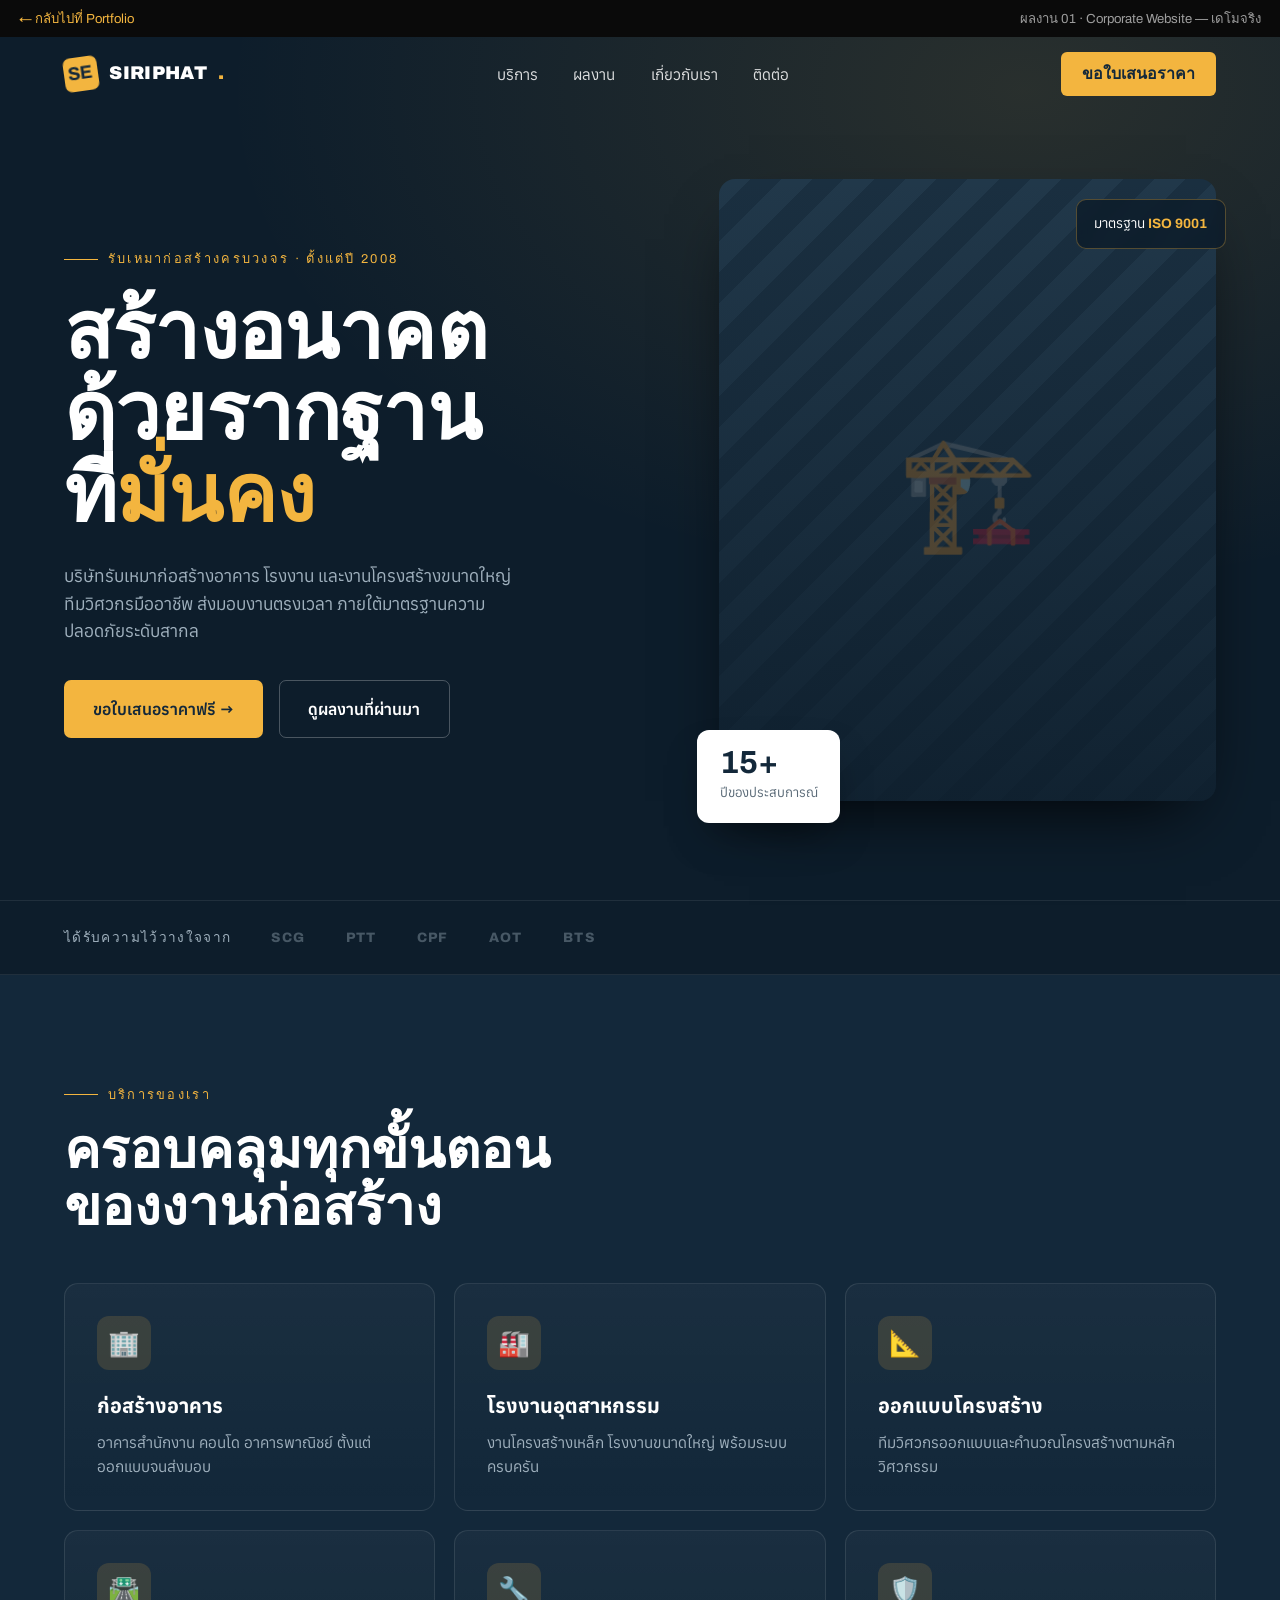
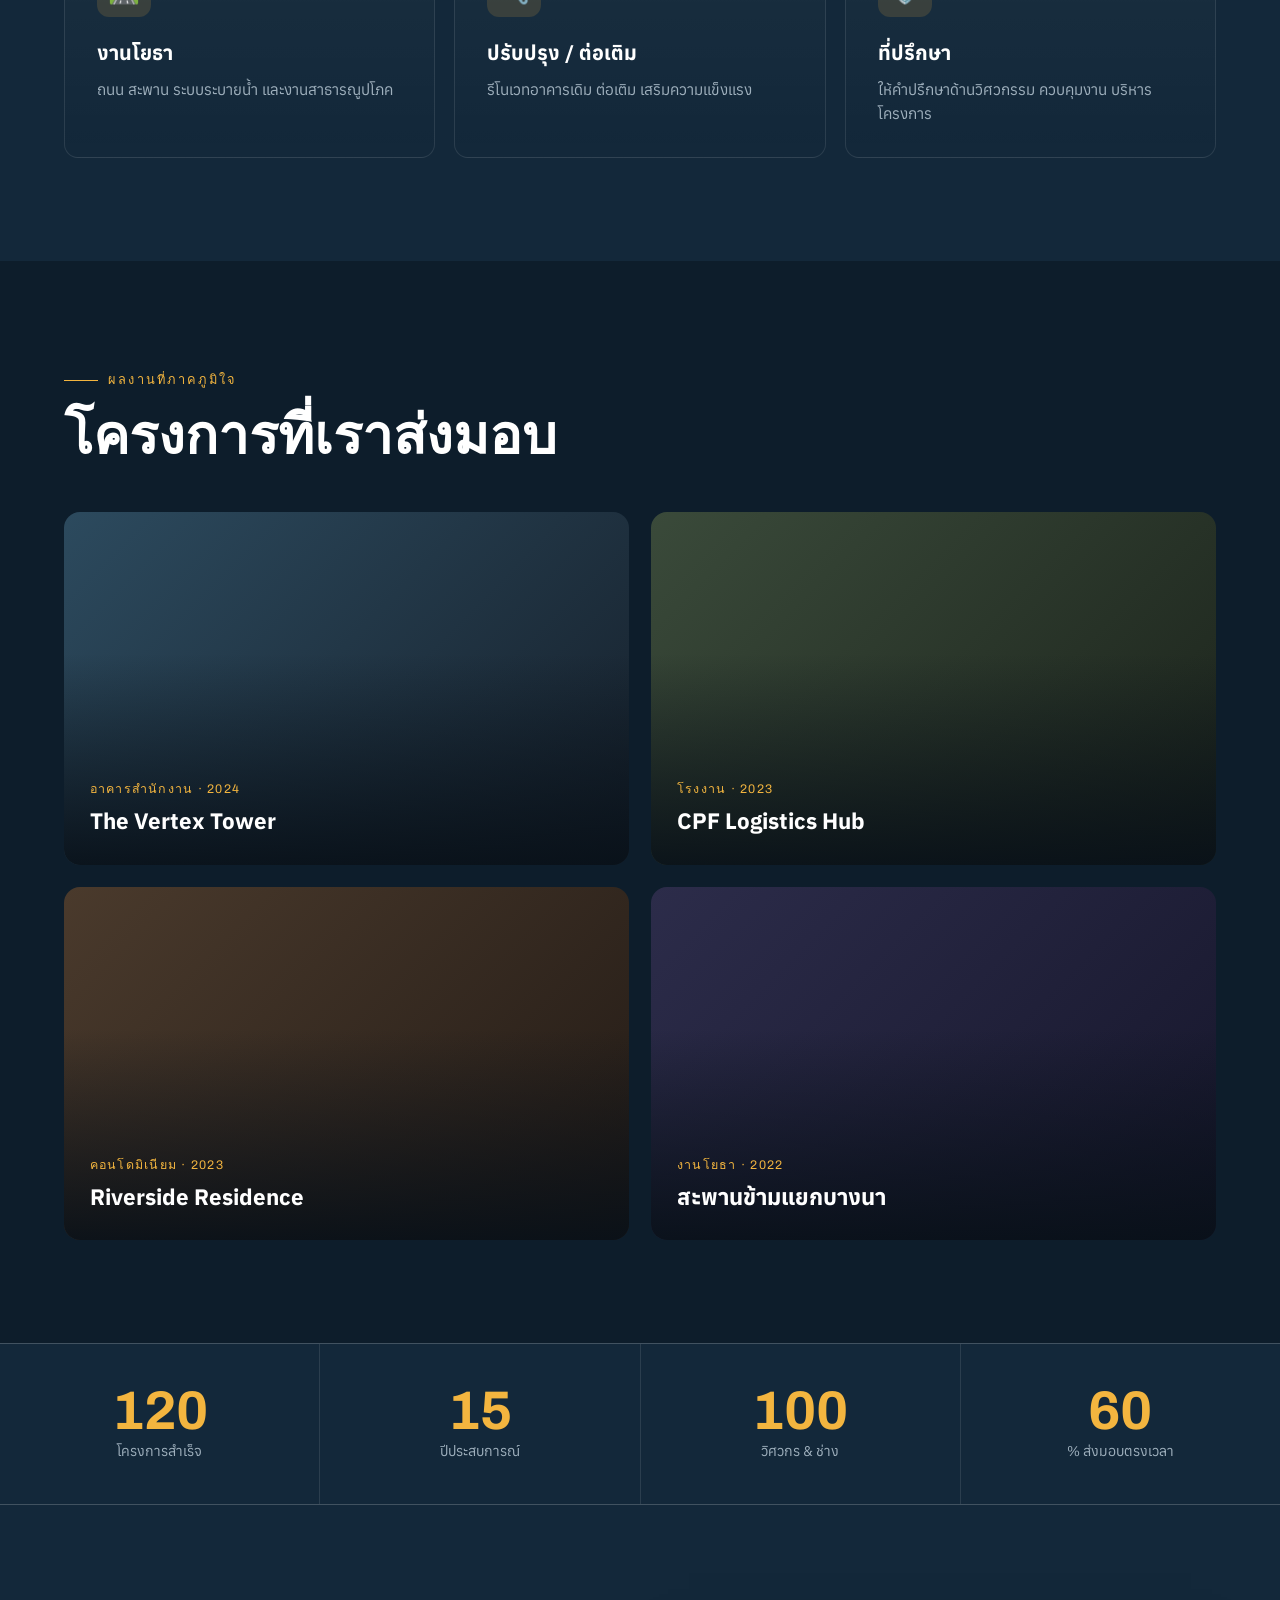
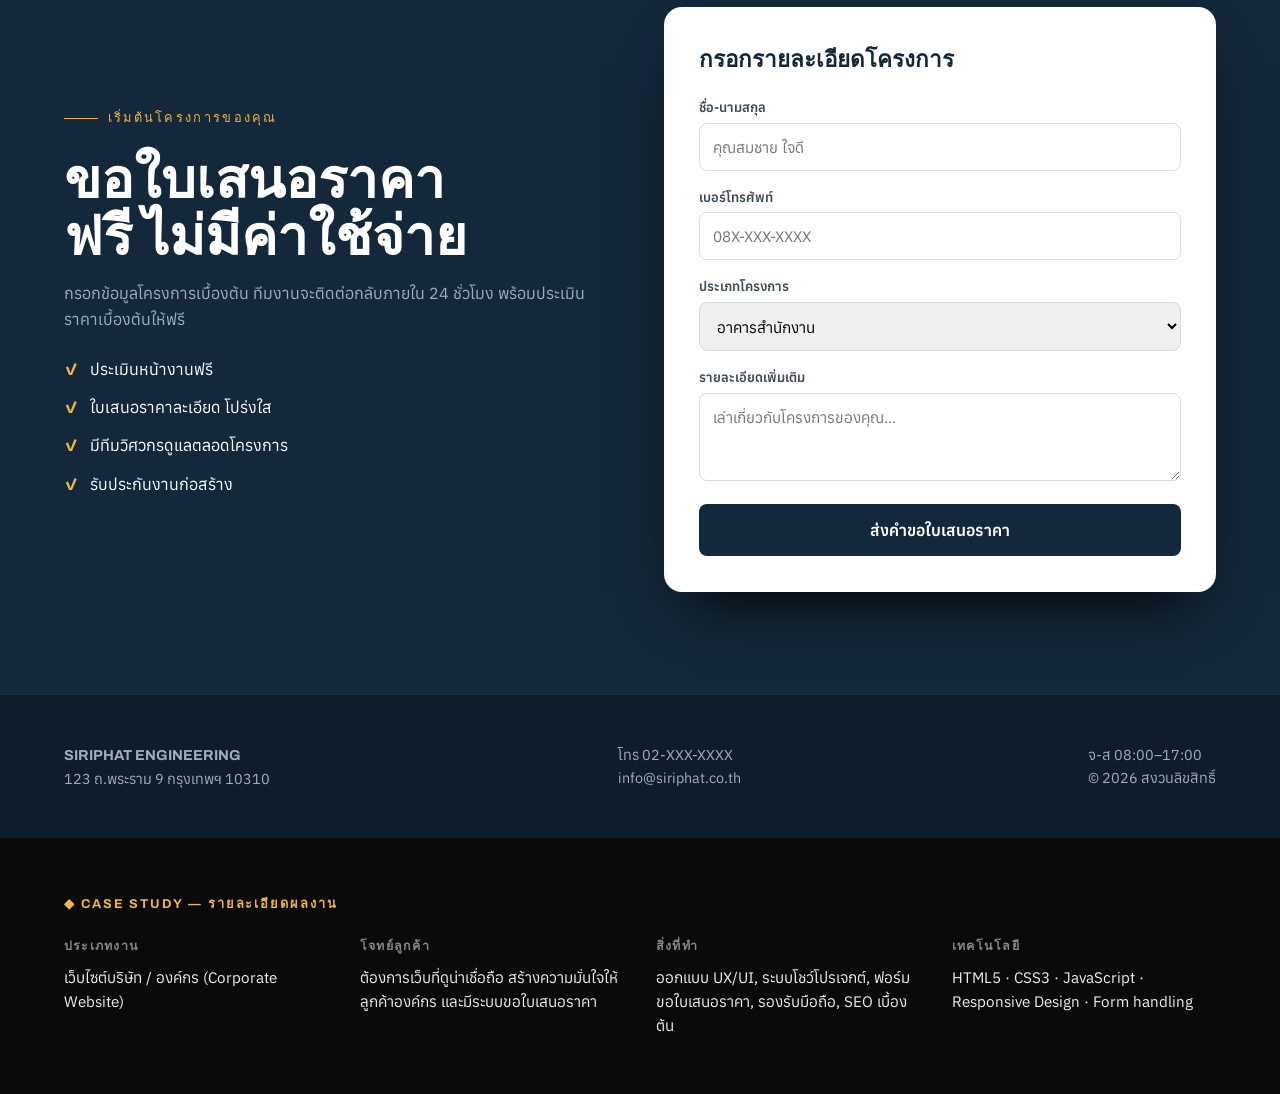
<file: works/1-corporate.html>
<!DOCTYPE html>
<html lang="th">
<head>
<meta charset="UTF-8">
<meta name="viewport" content="width=device-width, initial-scale=1.0">
<title>Siriphat Engineering — เว็บไซต์บริษัทรับเหมาก่อสร้าง | PIXELCRAFT</title>
<link href="https://fonts.googleapis.com/css2?family=Anuphan:wght@300;400;500;600;700&family=Archivo:wght@400;600;800;900&display=swap" rel="stylesheet">
<style>
:root{--navy:#13283a;--navy2:#0d1d2b;--gold:#f3b53f;--cream:#f5f1e8;--gray:#9fb0bd}
*{margin:0;padding:0;box-sizing:border-box}
html{scroll-behavior:smooth}
body{font-family:"Anuphan",sans-serif;background:var(--navy);color:#fff;line-height:1.6;overflow-x:hidden}
.dn{font-family:"Archivo",sans-serif}
a{color:inherit;text-decoration:none}
img{display:block;max-width:100%}

/* portfolio bar */
.pf-bar{position:fixed;top:0;left:0;right:0;z-index:999;background:#0a0a0a;color:#fff;display:flex;justify-content:space-between;align-items:center;padding:.5rem 1.2rem;font-size:.82rem;font-family:"Archivo"}
.pf-bar a{color:#f3b53f}
.pf-bar .pf-tag{opacity:.6}

/* nav */
.nav{position:fixed;top:34px;left:0;right:0;z-index:900;display:flex;justify-content:space-between;align-items:center;padding:1.1rem clamp(1.2rem,5vw,4rem);transition:.4s;backdrop-filter:blur(0)}
.nav.scrolled{background:rgba(13,29,43,.92);backdrop-filter:blur(10px);box-shadow:0 1px 0 rgba(255,255,255,.06);padding-top:.7rem;padding-bottom:.7rem}
.logo{display:flex;align-items:center;gap:.7rem;font-family:"Archivo";font-weight:900;letter-spacing:.02em;font-size:1.15rem}
.logo b{width:34px;height:34px;background:var(--gold);color:var(--navy);display:grid;place-items:center;border-radius:7px;transform:rotate(-8deg)}
.nav ul{display:flex;gap:2.2rem;list-style:none;font-size:.95rem}
.nav ul a{position:relative;opacity:.85}
.nav ul a:hover{opacity:1;color:var(--gold)}
.nav .quote{background:var(--gold);color:var(--navy);padding:.6rem 1.3rem;border-radius:6px;font-weight:600}
@media(max-width:860px){.nav ul{display:none}}

/* hero */
.hero{min-height:100vh;padding:9rem clamp(1.2rem,5vw,4rem) 4rem;display:grid;grid-template-columns:1.1fr .9fr;gap:3rem;align-items:center;position:relative}
.hero::before{content:"";position:absolute;inset:0;background:radial-gradient(800px 500px at 80% 10%,rgba(243,181,63,.12),transparent),var(--navy2);z-index:-1}
.eyebrow{display:inline-flex;align-items:center;gap:.6rem;color:var(--gold);font-family:"Archivo";font-size:.8rem;letter-spacing:.18em;text-transform:uppercase;margin-bottom:1.4rem}
.eyebrow::before{content:"";width:34px;height:1px;background:var(--gold)}
.hero h1{font-family:"Archivo";font-weight:900;font-size:clamp(2.6rem,6.5vw,5rem);line-height:1.02;letter-spacing:-.01em}
.hero h1 span{color:var(--gold)}
.hero p{margin:1.6rem 0 2.2rem;color:var(--gray);max-width:46ch;font-size:1.08rem}
.hero .cta{display:flex;gap:1rem;flex-wrap:wrap}
.btn{padding:.95rem 1.8rem;border-radius:7px;font-weight:600;transition:.25s;display:inline-flex;align-items:center;gap:.5rem}
.btn--gold{background:var(--gold);color:var(--navy)}
.btn--gold:hover{transform:translateY(-3px);box-shadow:0 12px 30px -10px rgba(243,181,63,.6)}
.btn--ghost{border:1px solid rgba(255,255,255,.25)}
.btn--ghost:hover{border-color:var(--gold);color:var(--gold)}
.hero__visual{position:relative}
.hero__img{aspect-ratio:4/5;border-radius:16px;background:
  linear-gradient(180deg,rgba(13,29,43,0),rgba(13,29,43,.8)),
  repeating-linear-gradient(135deg,#21384a 0 22px,#1a2f40 22px 44px);
  position:relative;overflow:hidden;box-shadow:0 30px 70px -30px #000}
.hero__img::after{content:"🏗️";position:absolute;inset:0;display:grid;place-items:center;font-size:7rem;opacity:.25}
.hero__badge{position:absolute;bottom:-22px;left:-22px;background:#fff;color:var(--navy);padding:1.1rem 1.4rem;border-radius:12px;box-shadow:0 20px 40px -15px rgba(0,0,0,.5)}
.hero__badge b{font-family:"Archivo";font-size:2rem;display:block;line-height:1}
.hero__badge span{font-size:.82rem;color:#5b6b78}
.hero__stats{position:absolute;top:20px;right:-10px;background:rgba(13,29,43,.85);backdrop-filter:blur(6px);border:1px solid rgba(243,181,63,.3);padding:.8rem 1.1rem;border-radius:10px;font-size:.85rem}
.hero__stats b{color:var(--gold);font-family:"Archivo"}
@media(max-width:860px){.hero{grid-template-columns:1fr}.hero__visual{display:none}}

/* trusted strip */
.trust{border-top:1px solid rgba(255,255,255,.08);border-bottom:1px solid rgba(255,255,255,.08);padding:1.6rem clamp(1.2rem,5vw,4rem);display:flex;align-items:center;gap:2.5rem;flex-wrap:wrap;background:var(--navy2)}
.trust span{color:var(--gray);font-size:.85rem;font-family:"Archivo";letter-spacing:.1em}
.trust .brands{display:flex;gap:2.5rem;flex-wrap:wrap;font-family:"Archivo";font-weight:800;opacity:.4;font-size:1.1rem}

/* services */
.sec{padding:clamp(4rem,8vw,7rem) clamp(1.2rem,5vw,4rem)}
.sec__head{max-width:640px;margin-bottom:3rem}
.sec__head .eyebrow{margin-bottom:1rem}
.sec__head h2{font-family:"Archivo";font-weight:900;font-size:clamp(2rem,4.5vw,3.4rem);line-height:1.05}
.svc-grid{display:grid;grid-template-columns:repeat(3,1fr);gap:1.2rem}
.svc{padding:2rem;border:1px solid rgba(255,255,255,.1);border-radius:14px;transition:.3s;background:linear-gradient(180deg,rgba(255,255,255,.03),transparent)}
.svc:hover{border-color:var(--gold);transform:translateY(-6px);background:linear-gradient(180deg,rgba(243,181,63,.07),transparent)}
.svc .ico{width:54px;height:54px;border-radius:12px;background:rgba(243,181,63,.15);display:grid;place-items:center;font-size:1.6rem;margin-bottom:1.2rem}
.svc h3{font-size:1.25rem;margin-bottom:.5rem}
.svc p{color:var(--gray);font-size:.95rem}
@media(max-width:860px){.svc-grid{grid-template-columns:1fr}}

/* projects */
.proj{background:var(--navy2)}
.proj-grid{display:grid;grid-template-columns:repeat(2,1fr);gap:1.4rem;margin-top:2.5rem}
.card{border-radius:16px;overflow:hidden;position:relative;aspect-ratio:16/10;cursor:pointer}
.card .ph{position:absolute;inset:0;transition:transform .6s}
.card:hover .ph{transform:scale(1.08)}
.card .ph--1{background:linear-gradient(135deg,#2c4a5e,#16202b)}
.card .ph--2{background:linear-gradient(135deg,#3a4a3a,#1b231b)}
.card .ph--3{background:linear-gradient(135deg,#4a3a2c,#231b16)}
.card .ph--4{background:linear-gradient(135deg,#2c2c4a,#16162b)}
.card .ov{position:absolute;inset:0;display:flex;flex-direction:column;justify-content:flex-end;padding:1.6rem;background:linear-gradient(0deg,rgba(8,16,24,.9),transparent 60%)}
.card .ov small{color:var(--gold);font-family:"Archivo";font-size:.78rem;letter-spacing:.1em}
.card .ov h4{font-size:1.4rem;margin-top:.2rem}
.card .ov i{position:absolute;top:1.4rem;right:1.4rem;width:42px;height:42px;border-radius:50%;background:var(--gold);color:var(--navy);display:grid;place-items:center;font-style:normal;transform:scale(0) rotate(-45deg);transition:.4s}
.card:hover .ov i{transform:scale(1) rotate(0)}
@media(max-width:680px){.proj-grid{grid-template-columns:1fr}}

/* stats band */
.band{display:grid;grid-template-columns:repeat(4,1fr);gap:1px;background:rgba(255,255,255,.1);border-top:1px solid rgba(255,255,255,.1);border-bottom:1px solid rgba(255,255,255,.1)}
.band div{background:var(--navy);padding:2.5rem 1.5rem;text-align:center}
.band b{font-family:"Archivo";font-size:clamp(2rem,5vw,3.4rem);color:var(--gold);display:block;line-height:1}
.band span{color:var(--gray);font-size:.88rem}
@media(max-width:680px){.band{grid-template-columns:1fr 1fr}}

/* quote form */
.qt{display:grid;grid-template-columns:1fr 1fr;gap:3rem;align-items:center}
.qt h2{font-family:"Archivo";font-weight:900;font-size:clamp(2rem,4.5vw,3.4rem);line-height:1.05;margin-bottom:1rem}
.qt p{color:var(--gray);margin-bottom:1.5rem}
.qt ul{list-style:none;display:grid;gap:.8rem}
.qt ul li{display:flex;gap:.7rem;align-items:center}
.qt ul li::before{content:"✓";color:var(--gold);font-weight:700}
.form{background:#fff;color:var(--navy);padding:2.2rem;border-radius:18px;box-shadow:0 30px 60px -25px #000}
.form h3{font-family:"Archivo";font-size:1.4rem;margin-bottom:1.2rem}
.form label{display:block;font-size:.82rem;font-weight:600;margin-bottom:.3rem;color:#3a4a55}
.form input,.form select,.form textarea{width:100%;padding:.8rem;border:1px solid #d8dde2;border-radius:8px;margin-bottom:1rem;font-family:inherit;font-size:.95rem}
.form input:focus,.form select:focus,.form textarea:focus{outline:2px solid var(--gold);border-color:var(--gold)}
.form button{width:100%;background:var(--navy);color:#fff;border:none;padding:1rem;border-radius:8px;font-family:"Anuphan";font-weight:600;font-size:1rem;cursor:pointer;transition:.25s}
.form button:hover{background:var(--gold);color:var(--navy)}
.form .ok{display:none;text-align:center;padding:1rem;background:#e8f8ee;color:#1c7a43;border-radius:8px;font-weight:600;margin-top:.5rem}
@media(max-width:860px){.qt{grid-template-columns:1fr}}

/* footer */
.ft{background:var(--navy2);padding:3rem clamp(1.2rem,5vw,4rem);border-top:1px solid rgba(255,255,255,.08);display:flex;justify-content:space-between;flex-wrap:wrap;gap:1.5rem;color:var(--gray);font-size:.9rem}

/* case study */
.cs{background:#0a0a0a;color:#eee;padding:3.5rem clamp(1.2rem,5vw,4rem)}
.cs h5{font-family:"Archivo";color:#f3b53f;letter-spacing:.15em;font-size:.8rem;margin-bottom:1.4rem}
.cs-grid{display:grid;grid-template-columns:repeat(4,1fr);gap:2rem}
.cs-grid h6{font-size:.78rem;text-transform:uppercase;letter-spacing:.1em;color:#888;margin-bottom:.5rem;font-family:"Archivo"}
.cs-grid p{font-size:.95rem}
@media(max-width:860px){.cs-grid{grid-template-columns:1fr 1fr}}

.fade{opacity:0;transform:translateY(28px);transition:.8s}
.fade.in{opacity:1;transform:none}
</style>
</head>
<body>

<div class="pf-bar">
  <a href="../index.html">← กลับไปที่ Portfolio</a>
  <span class="pf-tag">ผลงาน 01 · Corporate Website — เดโมจริง</span>
</div>

<nav class="nav" id="nav">
  <div class="logo"><b>SE</b> SIRIPHAT<span style="color:var(--gold)">.</span></div>
  <ul>
    <li><a href="#svc">บริการ</a></li>
    <li><a href="#proj">ผลงาน</a></li>
    <li><a href="#about">เกี่ยวกับเรา</a></li>
    <li><a href="#quote">ติดต่อ</a></li>
  </ul>
  <a href="#quote" class="quote dn">ขอใบเสนอราคา</a>
</nav>

<header class="hero">
  <div>
    <span class="eyebrow">รับเหมาก่อสร้างครบวงจร · ตั้งแต่ปี 2008</span>
    <h1>สร้างอนาคต<br>ด้วยรากฐาน<br>ที่<span>มั่นคง</span></h1>
    <p>บริษัทรับเหมาก่อสร้างอาคาร โรงงาน และงานโครงสร้างขนาดใหญ่ ทีมวิศวกรมืออาชีพ ส่งมอบงานตรงเวลา ภายใต้มาตรฐานความปลอดภัยระดับสากล</p>
    <div class="cta">
      <a href="#quote" class="btn btn--gold">ขอใบเสนอราคาฟรี →</a>
      <a href="#proj" class="btn btn--ghost">ดูผลงานที่ผ่านมา</a>
    </div>
  </div>
  <div class="hero__visual">
    <div class="hero__img"></div>
    <div class="hero__stats">มาตรฐาน <b>ISO 9001</b></div>
    <div class="hero__badge"><b>15+</b><span>ปีของประสบการณ์</span></div>
  </div>
</header>

<div class="trust">
  <span>ได้รับความไว้วางใจจาก</span>
  <div class="brands"><span>SCG</span><span>PTT</span><span>CPF</span><span>AOT</span><span>BTS</span></div>
</div>

<section class="sec" id="svc">
  <div class="sec__head fade">
    <span class="eyebrow">บริการของเรา</span>
    <h2>ครอบคลุมทุกขั้นตอน<br>ของงานก่อสร้าง</h2>
  </div>
  <div class="svc-grid">
    <div class="svc fade"><div class="ico">🏢</div><h3>ก่อสร้างอาคาร</h3><p>อาคารสำนักงาน คอนโด อาคารพาณิชย์ ตั้งแต่ออกแบบจนส่งมอบ</p></div>
    <div class="svc fade"><div class="ico">🏭</div><h3>โรงงานอุตสาหกรรม</h3><p>งานโครงสร้างเหล็ก โรงงานขนาดใหญ่ พร้อมระบบครบครัน</p></div>
    <div class="svc fade"><div class="ico">📐</div><h3>ออกแบบโครงสร้าง</h3><p>ทีมวิศวกรออกแบบและคำนวณโครงสร้างตามหลักวิศวกรรม</p></div>
    <div class="svc fade"><div class="ico">🛣️</div><h3>งานโยธา</h3><p>ถนน สะพาน ระบบระบายน้ำ และงานสาธารณูปโภค</p></div>
    <div class="svc fade"><div class="ico">🔧</div><h3>ปรับปรุง / ต่อเติม</h3><p>รีโนเวทอาคารเดิม ต่อเติม เสริมความแข็งแรง</p></div>
    <div class="svc fade"><div class="ico">🛡️</div><h3>ที่ปรึกษา</h3><p>ให้คำปรึกษาด้านวิศวกรรม ควบคุมงาน บริหารโครงการ</p></div>
  </div>
</section>

<section class="sec proj" id="proj">
  <div class="sec__head fade">
    <span class="eyebrow">ผลงานที่ภาคภูมิใจ</span>
    <h2>โครงการที่เราส่งมอบ</h2>
  </div>
  <div class="proj-grid">
    <div class="card fade"><div class="ph ph--1"></div><div class="ov"><i>↗</i><small>อาคารสำนักงาน · 2024</small><h4>The Vertex Tower</h4></div></div>
    <div class="card fade"><div class="ph ph--2"></div><div class="ov"><i>↗</i><small>โรงงาน · 2023</small><h4>CPF Logistics Hub</h4></div></div>
    <div class="card fade"><div class="ph ph--3"></div><div class="ov"><i>↗</i><small>คอนโดมิเนียม · 2023</small><h4>Riverside Residence</h4></div></div>
    <div class="card fade"><div class="ph ph--4"></div><div class="ov"><i>↗</i><small>งานโยธา · 2022</small><h4>สะพานข้ามแยกบางนา</h4></div></div>
  </div>
</section>

<div class="band" id="about">
  <div class="fade"><b data-c="240">0</b><span>โครงการสำเร็จ</span></div>
  <div class="fade"><b data-c="15">0</b><span>ปีประสบการณ์</span></div>
  <div class="fade"><b data-c="180">0</b><span>วิศวกร &amp; ช่าง</span></div>
  <div class="fade"><b data-c="100">0</b><span>% ส่งมอบตรงเวลา</span></div>
</div>

<section class="sec" id="quote">
  <div class="qt">
    <div class="fade">
      <span class="eyebrow">เริ่มต้นโครงการของคุณ</span>
      <h2>ขอใบเสนอราคา<br>ฟรี ไม่มีค่าใช้จ่าย</h2>
      <p>กรอกข้อมูลโครงการเบื้องต้น ทีมงานจะติดต่อกลับภายใน 24 ชั่วโมง พร้อมประเมินราคาเบื้องต้นให้ฟรี</p>
      <ul>
        <li>ประเมินหน้างานฟรี</li>
        <li>ใบเสนอราคาละเอียด โปร่งใส</li>
        <li>มีทีมวิศวกรดูแลตลอดโครงการ</li>
        <li>รับประกันงานก่อสร้าง</li>
      </ul>
    </div>
    <form class="form fade" id="qform">
      <h3>กรอกรายละเอียดโครงการ</h3>
      <label>ชื่อ-นามสกุล</label><input required placeholder="คุณสมชาย ใจดี">
      <label>เบอร์โทรศัพท์</label><input required placeholder="08X-XXX-XXXX">
      <label>ประเภทโครงการ</label>
      <select><option>อาคารสำนักงาน</option><option>โรงงาน</option><option>บ้าน / ต่อเติม</option><option>งานโยธา</option><option>อื่น ๆ</option></select>
      <label>รายละเอียดเพิ่มเติม</label><textarea rows="3" placeholder="เล่าเกี่ยวกับโครงการของคุณ..."></textarea>
      <button type="submit">ส่งคำขอใบเสนอราคา</button>
      <div class="ok" id="ok">✓ ส่งสำเร็จ! ทีมงานจะติดต่อกลับเร็ว ๆ นี้</div>
    </form>
  </div>
</section>

<footer class="ft">
  <div><strong class="dn">SIRIPHAT ENGINEERING</strong><br>123 ถ.พระราม 9 กรุงเทพฯ 10310</div>
  <div>โทร 02-XXX-XXXX<br>info@siriphat.co.th</div>
  <div>จ-ส 08:00–17:00<br>© 2026 สงวนลิขสิทธิ์</div>
</footer>

<script>
const nav=document.getElementById('nav');
addEventListener('scroll',()=>nav.classList.toggle('scrolled',scrollY>40));
const io=new IntersectionObserver(es=>es.forEach(e=>{if(e.isIntersecting){e.target.classList.add('in');io.unobserve(e.target)}}),{threshold:.15});
document.querySelectorAll('.fade').forEach(el=>io.observe(el));
const io2=new IntersectionObserver(es=>es.forEach(e=>{if(!e.isIntersecting)return;const el=e.target.querySelector('[data-c]');if(!el)return;const t=+el.dataset.c;let v=0,s=Math.max(1,Math.ceil(t/40));const k=setInterval(()=>{v+=s;if(v>=t){v=t;clearInterval(k)}el.textContent=v},28);io2.unobserve(e.target)}),{threshold:.5});
document.querySelectorAll('.band div').forEach(el=>io2.observe(el));
document.getElementById('qform').addEventListener('submit',e=>{e.preventDefault();document.getElementById('ok').style.display='block';e.target.querySelector('button').textContent='✓ ส่งแล้ว';});
</script>

<section class="cs">
  <h5>◆ CASE STUDY — รายละเอียดผลงาน</h5>
  <div class="cs-grid">
    <div><h6>ประเภทงาน</h6><p>เว็บไซต์บริษัท / องค์กร (Corporate Website)</p></div>
    <div><h6>โจทย์ลูกค้า</h6><p>ต้องการเว็บที่ดูน่าเชื่อถือ สร้างความมั่นใจให้ลูกค้าองค์กร และมีระบบขอใบเสนอราคา</p></div>
    <div><h6>สิ่งที่ทำ</h6><p>ออกแบบ UX/UI, ระบบโชว์โปรเจกต์, ฟอร์มขอใบเสนอราคา, รองรับมือถือ, SEO เบื้องต้น</p></div>
    <div><h6>เทคโนโลยี</h6><p>HTML5 · CSS3 · JavaScript · Responsive Design · Form handling</p></div>
  </div>
</section>

</body>
</html>
</file>
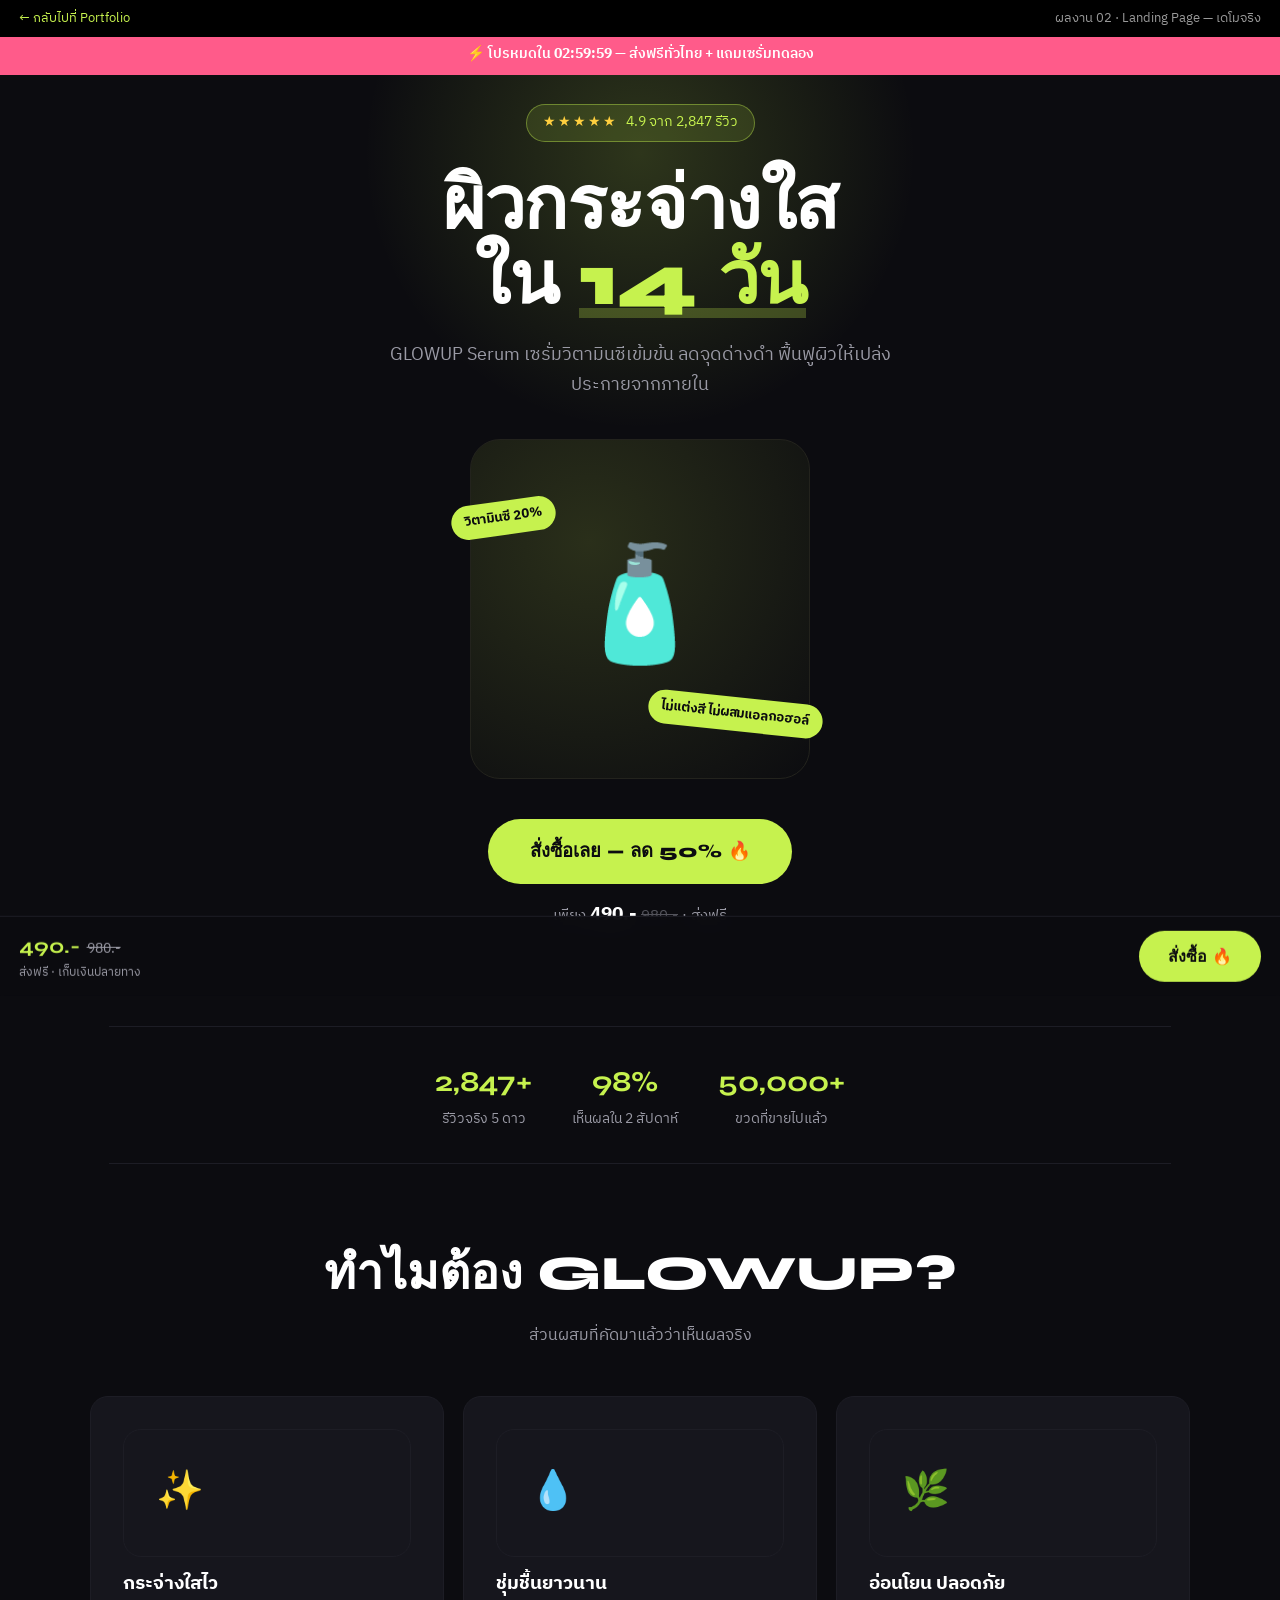
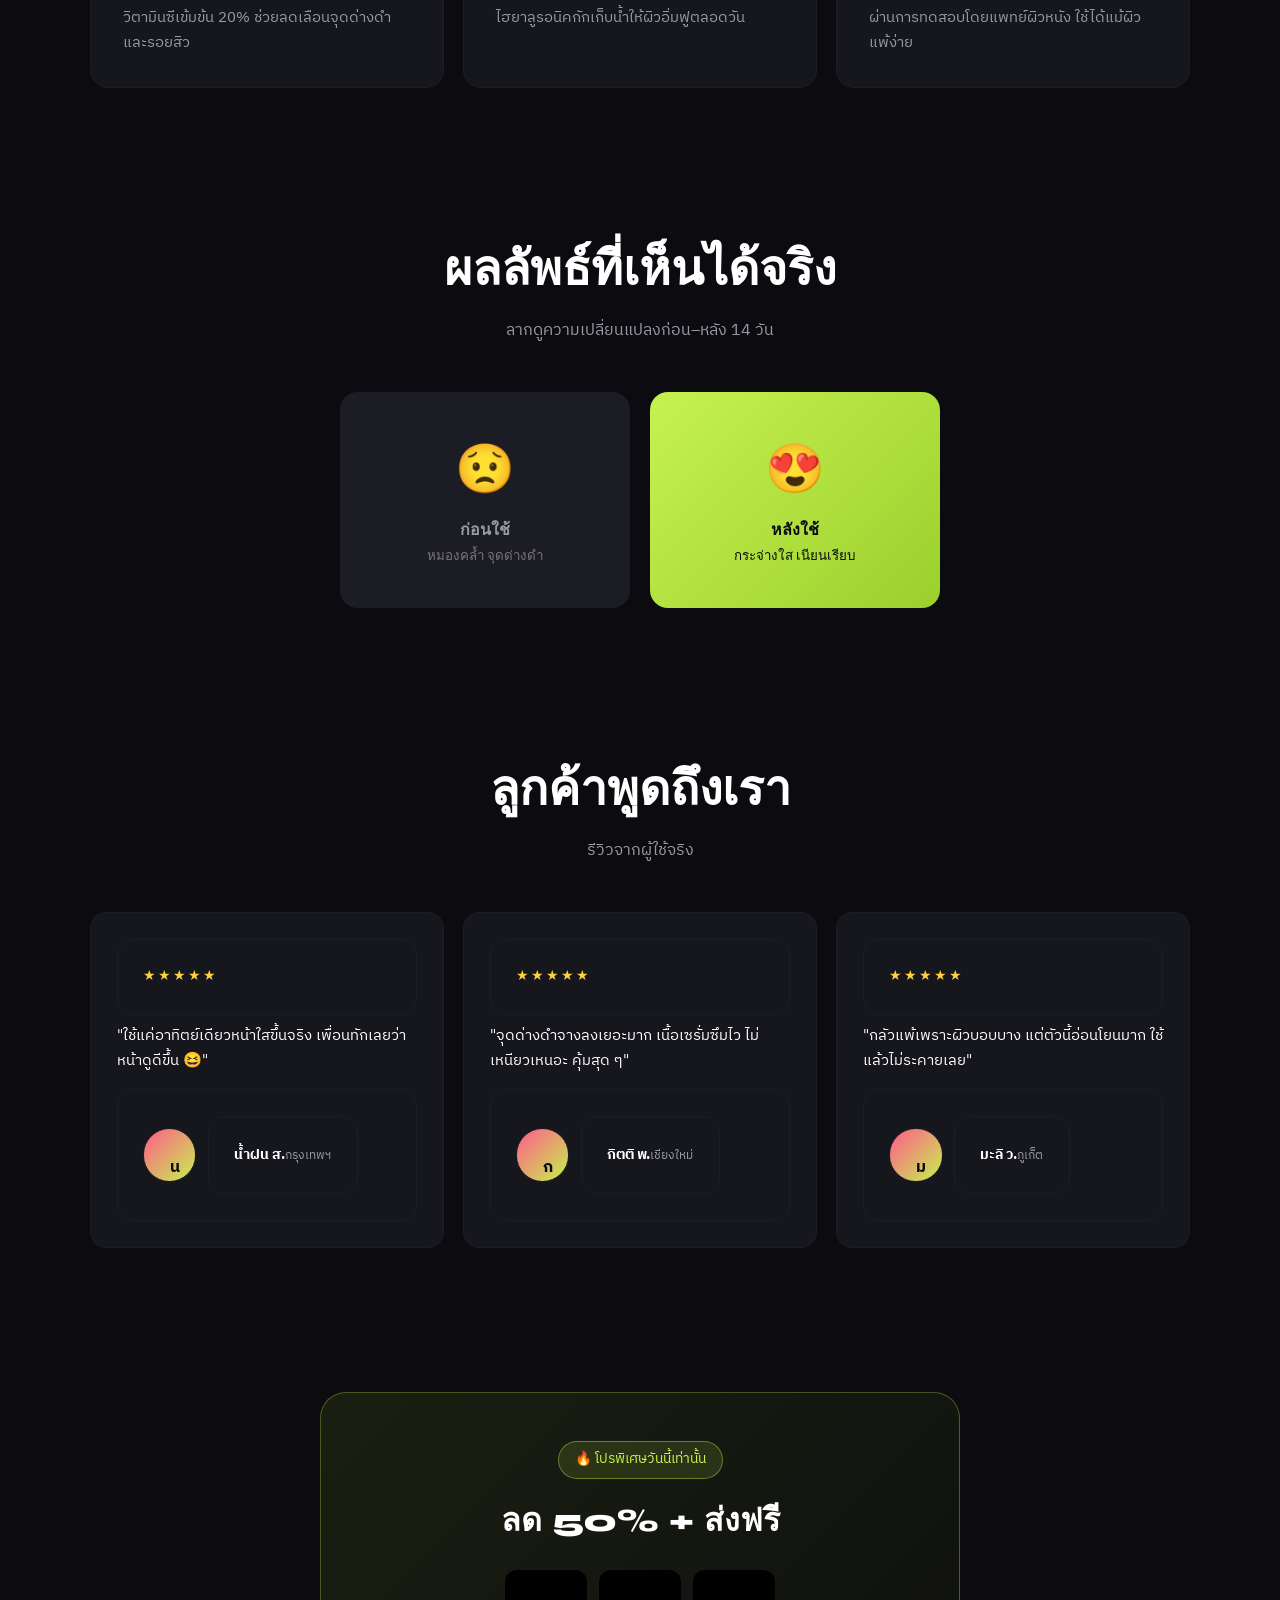
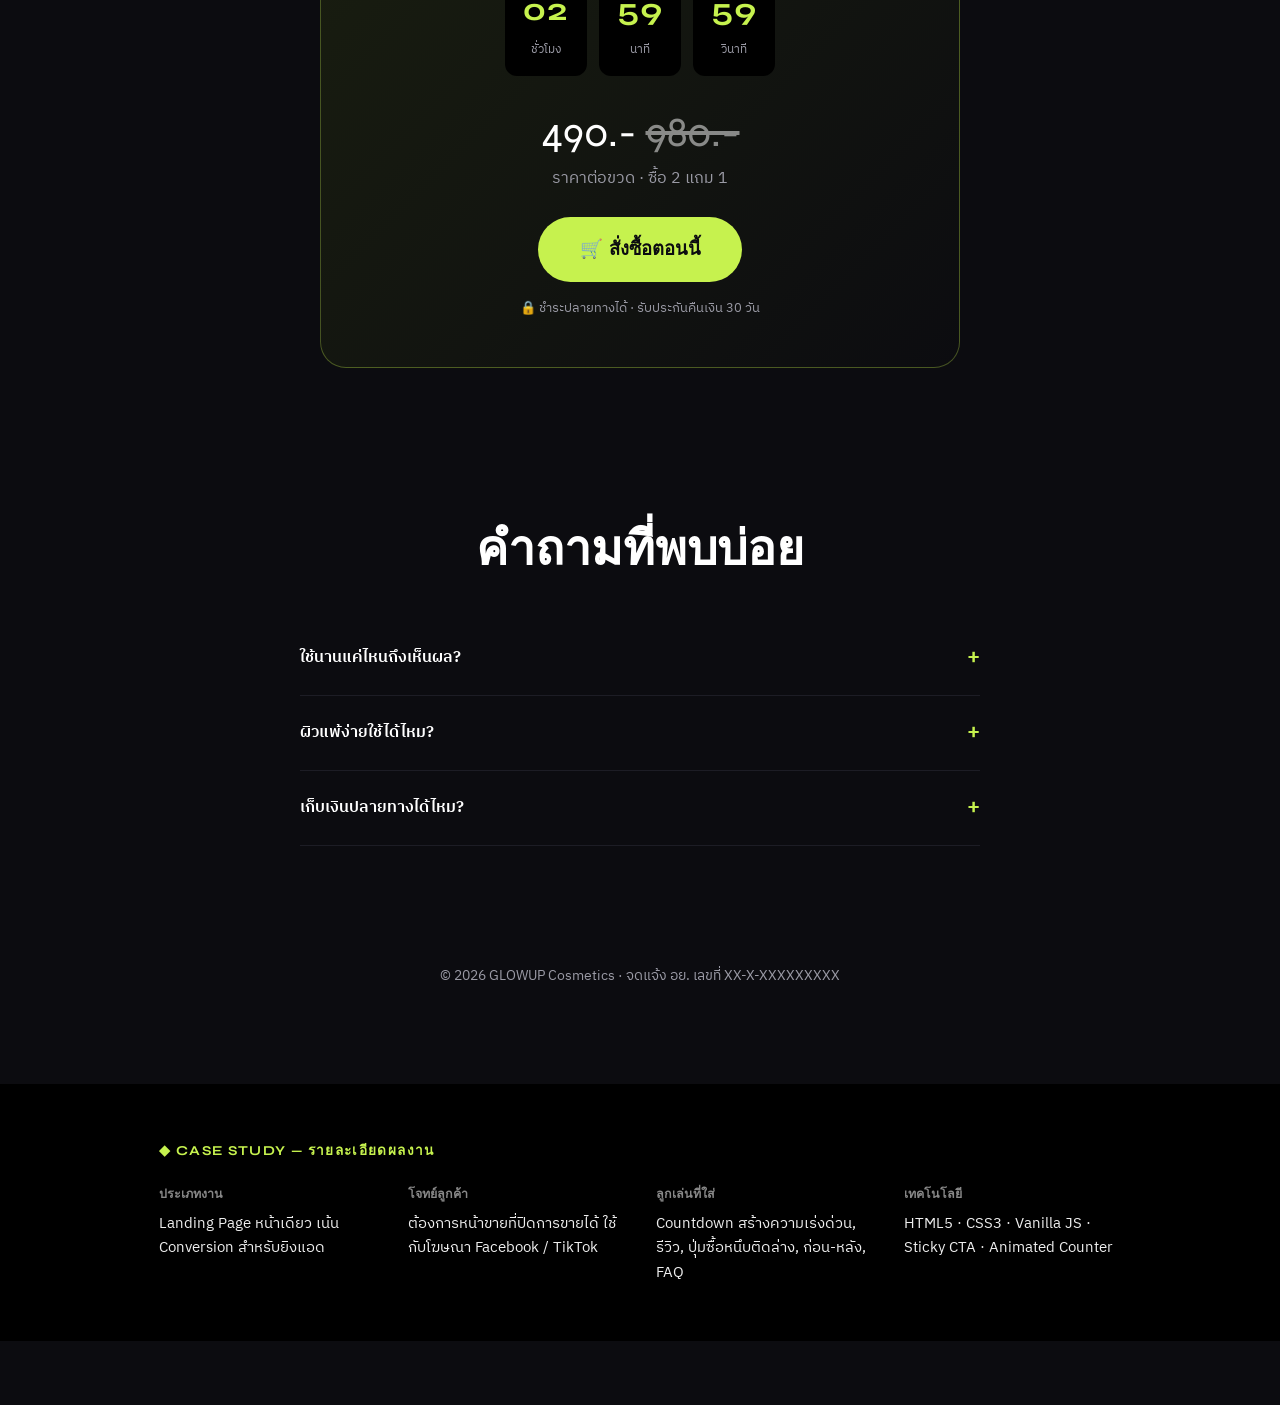
<file: works/2-landing.html>
<!DOCTYPE html>
<html lang="th">
<head>
<meta charset="UTF-8">
<meta name="viewport" content="width=device-width, initial-scale=1.0">
<title>GLOWUP Serum — Landing Page ขายเซรั่ม | PIXELCRAFT</title>
<link href="https://fonts.googleapis.com/css2?family=IBM+Plex+Sans+Thai:wght@300;400;500;600;700&family=Syne:wght@600;700;800&display=swap" rel="stylesheet">
<style>
:root{--bg:#0c0c10;--lime:#c6f24e;--pink:#ff5b8a;--card:#16161d;--gray:#9a9aa5}
*{margin:0;padding:0;box-sizing:border-box}
html{scroll-behavior:smooth}
body{font-family:"IBM Plex Sans Thai",sans-serif;background:var(--bg);color:#fff;line-height:1.6;overflow-x:hidden}
.h{font-family:"Syne",sans-serif}
a{color:inherit;text-decoration:none}

.pf-bar{position:fixed;top:0;left:0;right:0;z-index:1000;background:#000;color:#fff;display:flex;justify-content:space-between;align-items:center;padding:.5rem 1.2rem;font-size:.82rem}
.pf-bar a{color:var(--lime)}.pf-bar .pf-tag{opacity:.6}

/* urgency bar */
.urg{position:fixed;top:34px;left:0;right:0;z-index:950;background:var(--pink);color:#fff;text-align:center;padding:.55rem;font-size:.9rem;font-weight:600}
.urg b{font-variant-numeric:tabular-nums}

/* hero */
.wrap{max-width:1100px;margin:0 auto;padding:0 1.2rem}
.hero{padding:6.5rem 0 3rem;text-align:center;position:relative;overflow:hidden}
.glow{position:absolute;width:600px;height:600px;border-radius:50%;background:radial-gradient(circle,rgba(198,242,78,.18),transparent 65%);top:-15%;left:50%;transform:translateX(-50%);z-index:-1}
.pill{display:inline-flex;align-items:center;gap:.5rem;background:rgba(198,242,78,.12);border:1px solid rgba(198,242,78,.4);color:var(--lime);padding:.45rem 1rem;border-radius:50px;font-size:.85rem;margin-bottom:1.6rem}
.stars{color:#ffcf3f;letter-spacing:2px}
.hero h1{font-family:"Syne";font-weight:800;font-size:clamp(2.4rem,7vw,4.6rem);line-height:1.02;letter-spacing:-.02em}
.hero h1 em{font-style:normal;color:var(--lime);position:relative;white-space:nowrap}
.hero h1 em::after{content:"";position:absolute;left:0;right:0;bottom:6px;height:10px;background:rgba(198,242,78,.25);z-index:-1}
.hero p{color:var(--gray);font-size:1.15rem;max-width:46ch;margin:1.4rem auto 0}
.prod{margin:2.5rem auto 0;width:min(340px,80%);aspect-ratio:1;border-radius:30px;position:relative;
  background:radial-gradient(circle at 35% 30%,#2a2f1a,#0c0c10);display:grid;place-items:center;border:1px solid #23231d}
.prod .bottle{font-size:7rem;animation:float 4s ease-in-out infinite}
@keyframes float{50%{transform:translateY(-14px)}}
.prod .tagp{position:absolute;background:var(--lime);color:#0c0c10;font-weight:700;font-size:.82rem;padding:.4rem .8rem;border-radius:50px}
.prod .t1{top:18%;left:-6%;transform:rotate(-8deg)}
.prod .t2{bottom:14%;right:-4%;transform:rotate(6deg)}
.buy{display:inline-flex;align-items:center;gap:.6rem;background:var(--lime);color:#0c0c10;font-family:"Syne";font-weight:800;font-size:1.15rem;padding:1.1rem 2.6rem;border-radius:50px;margin-top:2.5rem;transition:.25s;box-shadow:0 0 0 0 rgba(198,242,78,.5)}
.buy:hover{transform:scale(1.05);box-shadow:0 16px 40px -12px rgba(198,242,78,.6)}
.priced{margin-top:1rem;color:var(--gray);font-size:.95rem}
.priced s{opacity:.5}.priced b{color:#fff;font-size:1.2rem}

/* social proof strip */
.proof{display:flex;justify-content:center;gap:2.5rem;flex-wrap:wrap;padding:2rem 0;border-top:1px solid #1d1d25;border-bottom:1px solid #1d1d25;margin-top:3rem;text-align:center}
.proof div b{display:block;font-family:"Syne";font-size:1.8rem;color:var(--lime)}
.proof div span{font-size:.85rem;color:var(--gray)}

/* benefits */
.sec{padding:4.5rem 0}
.sec h2{font-family:"Syne";font-weight:800;font-size:clamp(1.8rem,4.5vw,3rem);text-align:center;margin-bottom:.6rem}
.sec .sub{text-align:center;color:var(--gray);margin-bottom:3rem}
.ben{display:grid;grid-template-columns:repeat(3,1fr);gap:1.2rem}
.ben div{background:var(--card);border:1px solid #1d1d25;border-radius:18px;padding:2rem;transition:.3s}
.ben div:hover{border-color:var(--lime);transform:translateY(-5px)}
.ben .e{font-size:2.4rem;margin-bottom:.8rem}
.ben h3{font-size:1.2rem;margin-bottom:.4rem}
.ben p{color:var(--gray);font-size:.95rem}
@media(max-width:760px){.ben{grid-template-columns:1fr}}

/* before after */
.ba{display:grid;grid-template-columns:1fr 1fr;gap:1.2rem;max-width:600px;margin:2rem auto 0}
.ba div{border-radius:18px;padding:2.5rem 1rem;text-align:center;font-family:"Syne";font-weight:700}
.ba .b4{background:#1c1c24;color:var(--gray)}
.ba .af{background:linear-gradient(135deg,var(--lime),#9bd02f);color:#0c0c10}
.ba .e{font-size:3rem;display:block;margin-bottom:.5rem}

/* reviews */
.rev{display:grid;grid-template-columns:repeat(3,1fr);gap:1.2rem}
.rev div{background:var(--card);border:1px solid #1d1d25;border-radius:16px;padding:1.6rem}
.rev .stars{font-size:.9rem;margin-bottom:.6rem}
.rev p{font-size:.95rem}
.rev .who{display:flex;align-items:center;gap:.7rem;margin-top:1rem}
.rev .av{width:38px;height:38px;border-radius:50%;background:linear-gradient(135deg,var(--pink),var(--lime));display:grid;place-items:center;font-weight:700;color:#0c0c10}
.rev .who b{font-size:.9rem}.rev .who span{font-size:.78rem;color:var(--gray)}
@media(max-width:760px){.rev{grid-template-columns:1fr}}

/* offer */
.offer{background:linear-gradient(135deg,#1a1f10,#0c0c10);border:1px solid rgba(198,242,78,.3);border-radius:26px;padding:3rem;text-align:center;max-width:640px;margin:0 auto}
.offer .cd{display:flex;justify-content:center;gap:.8rem;margin:1.5rem 0}
.offer .cd div{background:#000;border-radius:12px;padding:.9rem 1.1rem;min-width:74px}
.offer .cd b{font-family:"Syne";font-size:2rem;display:block;color:var(--lime);font-variant-numeric:tabular-nums}
.offer .cd span{font-size:.72rem;color:var(--gray)}
.offer .pp{font-size:1rem;color:var(--gray);margin-top:.5rem}
.offer .pp .big{font-family:"Syne";font-size:2.6rem;color:#fff;display:block}
.offer .pp s{opacity:.5}

/* faq */
.faq{max-width:680px;margin:0 auto}
.q{border-bottom:1px solid #1d1d25;padding:1.2rem 0;cursor:pointer}
.q summary{font-weight:600;list-style:none;display:flex;justify-content:space-between;align-items:center}
.q summary::-webkit-details-marker{display:none}
.q summary::after{content:"+";color:var(--lime);font-size:1.4rem}
.q[open] summary::after{content:"–"}
.q p{color:var(--gray);margin-top:.8rem;font-size:.95rem}

/* sticky buy */
.sticky{position:fixed;bottom:0;left:0;right:0;z-index:900;background:rgba(12,12,16,.95);backdrop-filter:blur(10px);border-top:1px solid #1d1d25;
  display:flex;justify-content:space-between;align-items:center;padding:.8rem 1.2rem;transform:translateY(120%);transition:.4s}
.sticky.show{transform:translateY(0)}
.sticky .pp b{font-family:"Syne";font-size:1.3rem;color:var(--lime)}.sticky .pp s{color:var(--gray);font-size:.9rem;margin-left:.4rem}
.sticky .pp span{display:block;font-size:.78rem;color:var(--gray)}
.sticky a{background:var(--lime);color:#0c0c10;font-family:"Syne";font-weight:800;padding:.8rem 1.8rem;border-radius:50px}
.ft{text-align:center;padding:3rem 1rem 6rem;color:var(--gray);font-size:.85rem}

.cs{background:#000;color:#eee;padding:3.5rem 1.2rem;margin-bottom:64px}
.cs .wrap{max-width:1000px;margin:0 auto}
.cs h5{font-family:"Syne";color:var(--lime);letter-spacing:.1em;font-size:.85rem;margin-bottom:1.4rem}
.cs-grid{display:grid;grid-template-columns:repeat(4,1fr);gap:2rem}
.cs-grid h6{font-size:.78rem;text-transform:uppercase;color:#888;margin-bottom:.5rem;font-family:"Syne"}
.cs-grid p{font-size:.95rem}
@media(max-width:760px){.cs-grid{grid-template-columns:1fr 1fr}}

.fade{opacity:0;transform:translateY(26px);transition:.7s}.fade.in{opacity:1;transform:none}
</style>
</head>
<body>

<div class="pf-bar">
  <a href="../index.html">← กลับไปที่ Portfolio</a>
  <span class="pf-tag">ผลงาน 02 · Landing Page — เดโมจริง</span>
</div>

<div class="urg">⚡ โปรหมดใน <b id="urg">02:59:59</b> — ส่งฟรีทั่วไทย + แถมเซรั่มทดลอง</div>

<section class="hero">
  <div class="glow"></div>
  <div class="wrap">
    <span class="pill"><span class="stars">★★★★★</span> 4.9 จาก 2,847 รีวิว</span>
    <h1 class="h">ผิวกระจ่างใส<br>ใน <em>14 วัน</em></h1>
    <p>GLOWUP Serum เซรั่มวิตามินซีเข้มข้น ลดจุดด่างดำ ฟื้นฟูผิวให้เปล่งประกายจากภายใน</p>
    <div class="prod">
      <span class="tagp t1">วิตามินซี 20%</span>
      <span class="bottle">🧴</span>
      <span class="tagp t2">ไม่แต่งสี ไม่ผสมแอลกอฮอล์</span>
    </div>
    <a href="#offer" class="buy">สั่งซื้อเลย — ลด 50% 🔥</a>
    <div class="priced">เพียง <b>490.-</b> <s>980.-</s> · ส่งฟรี</div>
  </div>
</section>

<div class="wrap">
  <div class="proof">
    <div><b>2,847+</b><span>รีวิวจริง 5 ดาว</span></div>
    <div><b>98%</b><span>เห็นผลใน 2 สัปดาห์</span></div>
    <div><b>50,000+</b><span>ขวดที่ขายไปแล้ว</span></div>
  </div>
</div>

<section class="sec wrap fade">
  <h2 class="h">ทำไมต้อง GLOWUP?</h2>
  <p class="sub">ส่วนผสมที่คัดมาแล้วว่าเห็นผลจริง</p>
  <div class="ben">
    <div><div class="e">✨</div><h3>กระจ่างใสไว</h3><p>วิตามินซีเข้มข้น 20% ช่วยลดเลือนจุดด่างดำและรอยสิว</p></div>
    <div><div class="e">💧</div><h3>ชุ่มชื้นยาวนาน</h3><p>ไฮยาลูรอนิคกักเก็บน้ำให้ผิวอิ่มฟูตลอดวัน</p></div>
    <div><div class="e">🌿</div><h3>อ่อนโยน ปลอดภัย</h3><p>ผ่านการทดสอบโดยแพทย์ผิวหนัง ใช้ได้แม้ผิวแพ้ง่าย</p></div>
  </div>
</section>

<section class="sec wrap fade">
  <h2 class="h">ผลลัพธ์ที่เห็นได้จริง</h2>
  <p class="sub">ลากดูความเปลี่ยนแปลงก่อน–หลัง 14 วัน</p>
  <div class="ba">
    <div class="b4"><span class="e">😟</span>ก่อนใช้<br><small style="font-weight:400;color:#777">หมองคล้ำ จุดด่างดำ</small></div>
    <div class="af"><span class="e">😍</span>หลังใช้<br><small style="font-weight:400">กระจ่างใส เนียนเรียบ</small></div>
  </div>
</section>

<section class="sec wrap fade">
  <h2 class="h">ลูกค้าพูดถึงเรา</h2>
  <p class="sub">รีวิวจากผู้ใช้จริง</p>
  <div class="rev">
    <div><div class="stars">★★★★★</div><p>"ใช้แค่อาทิตย์เดียวหน้าใสขึ้นจริง เพื่อนทักเลยว่าหน้าดูดีขึ้น 😆"</p><div class="who"><div class="av">น</div><div><b>น้ำฝน ส.</b><span>กรุงเทพฯ</span></div></div></div>
    <div><div class="stars">★★★★★</div><p>"จุดด่างดำจางลงเยอะมาก เนื้อเซรั่มซึมไว ไม่เหนียวเหนอะ คุ้มสุด ๆ"</p><div class="who"><div class="av">ก</div><div><b>กิตติ พ.</b><span>เชียงใหม่</span></div></div></div>
    <div><div class="stars">★★★★★</div><p>"กลัวแพ้เพราะผิวบอบบาง แต่ตัวนี้อ่อนโยนมาก ใช้แล้วไม่ระคายเลย"</p><div class="who"><div class="av">ม</div><div><b>มะลิ ว.</b><span>ภูเก็ต</span></div></div></div>
  </div>
</section>

<section class="sec wrap fade" id="offer">
  <div class="offer">
    <span class="pill" style="margin:0 auto 1rem">🔥 โปรพิเศษวันนี้เท่านั้น</span>
    <h2 class="h" style="font-size:2rem">ลด 50% + ส่งฟรี</h2>
    <div class="cd">
      <div><b id="h">02</b><span>ชั่วโมง</span></div>
      <div><b id="m">59</b><span>นาที</span></div>
      <div><b id="s">59</b><span>วินาที</span></div>
    </div>
    <div class="pp"><span class="big">490.- <s>980.-</s></span>ราคาต่อขวด · ซื้อ 2 แถม 1</div>
    <a href="#" class="buy" style="margin-top:1.6rem">🛒 สั่งซื้อตอนนี้</a>
    <p style="color:var(--gray);font-size:.82rem;margin-top:1rem">🔒 ชำระปลายทางได้ · รับประกันคืนเงิน 30 วัน</p>
  </div>
</section>

<section class="sec wrap fade">
  <h2 class="h">คำถามที่พบบ่อย</h2>
  <div class="faq" style="margin-top:2rem">
    <details class="q"><summary>ใช้นานแค่ไหนถึงเห็นผล?</summary><p>ส่วนใหญ่เริ่มเห็นผิวกระจ่างขึ้นภายใน 7–14 วัน และเห็นชัดเจนใน 1 เดือน</p></details>
    <details class="q"><summary>ผิวแพ้ง่ายใช้ได้ไหม?</summary><p>ได้ สูตรอ่อนโยน ผ่านการทดสอบโดยแพทย์ผิวหนัง แต่แนะนำให้ทดสอบที่ท้องแขนก่อน</p></details>
    <details class="q"><summary>เก็บเงินปลายทางได้ไหม?</summary><p>ได้ครับ ชำระเงินปลายทางได้ทั่วประเทศ พร้อมรับประกันคืนเงินภายใน 30 วัน</p></details>
  </div>
</section>

<div class="ft">© 2026 GLOWUP Cosmetics · จดแจ้ง อย. เลขที่ XX-X-XXXXXXXXX</div>

<div class="sticky" id="sticky">
  <div class="pp"><b>490.-</b><s>980.-</s><span>ส่งฟรี · เก็บเงินปลายทาง</span></div>
  <a href="#offer">สั่งซื้อ 🔥</a>
</div>

<script>
function tick(){
  let end=3*3600; // demo countdown loop
  setInterval(()=>{
    end=end<=0?3*3600:end-1;
    const h=String(Math.floor(end/3600)).padStart(2,'0');
    const m=String(Math.floor(end%3600/60)).padStart(2,'0');
    const s=String(end%60).padStart(2,'0');
    document.getElementById('urg').textContent=h+':'+m+':'+s;
    if(document.getElementById('h')){document.getElementById('h').textContent=h;document.getElementById('m').textContent=m;document.getElementById('s').textContent=s;}
  },1000);
}tick();
const io=new IntersectionObserver(es=>es.forEach(e=>{if(e.isIntersecting){e.target.classList.add('in');io.unobserve(e.target)}}),{threshold:.12});
document.querySelectorAll('.fade').forEach(el=>io.observe(el));
const st=document.getElementById('sticky');
addEventListener('scroll',()=>st.classList.toggle('show',scrollY>700));
</script>

<section class="cs">
  <div class="wrap">
    <h5>◆ CASE STUDY — รายละเอียดผลงาน</h5>
    <div class="cs-grid">
      <div><h6>ประเภทงาน</h6><p>Landing Page หน้าเดียว เน้น Conversion สำหรับยิงแอด</p></div>
      <div><h6>โจทย์ลูกค้า</h6><p>ต้องการหน้าขายที่ปิดการขายได้ ใช้กับโฆษณา Facebook / TikTok</p></div>
      <div><h6>ลูกเล่นที่ใส่</h6><p>Countdown สร้างความเร่งด่วน, รีวิว, ปุ่มซื้อหนึบติดล่าง, ก่อน-หลัง, FAQ</p></div>
      <div><h6>เทคโนโลยี</h6><p>HTML5 · CSS3 · Vanilla JS · Sticky CTA · Animated Counter</p></div>
    </div>
  </div>
</section>

</body>
</html>
</file>
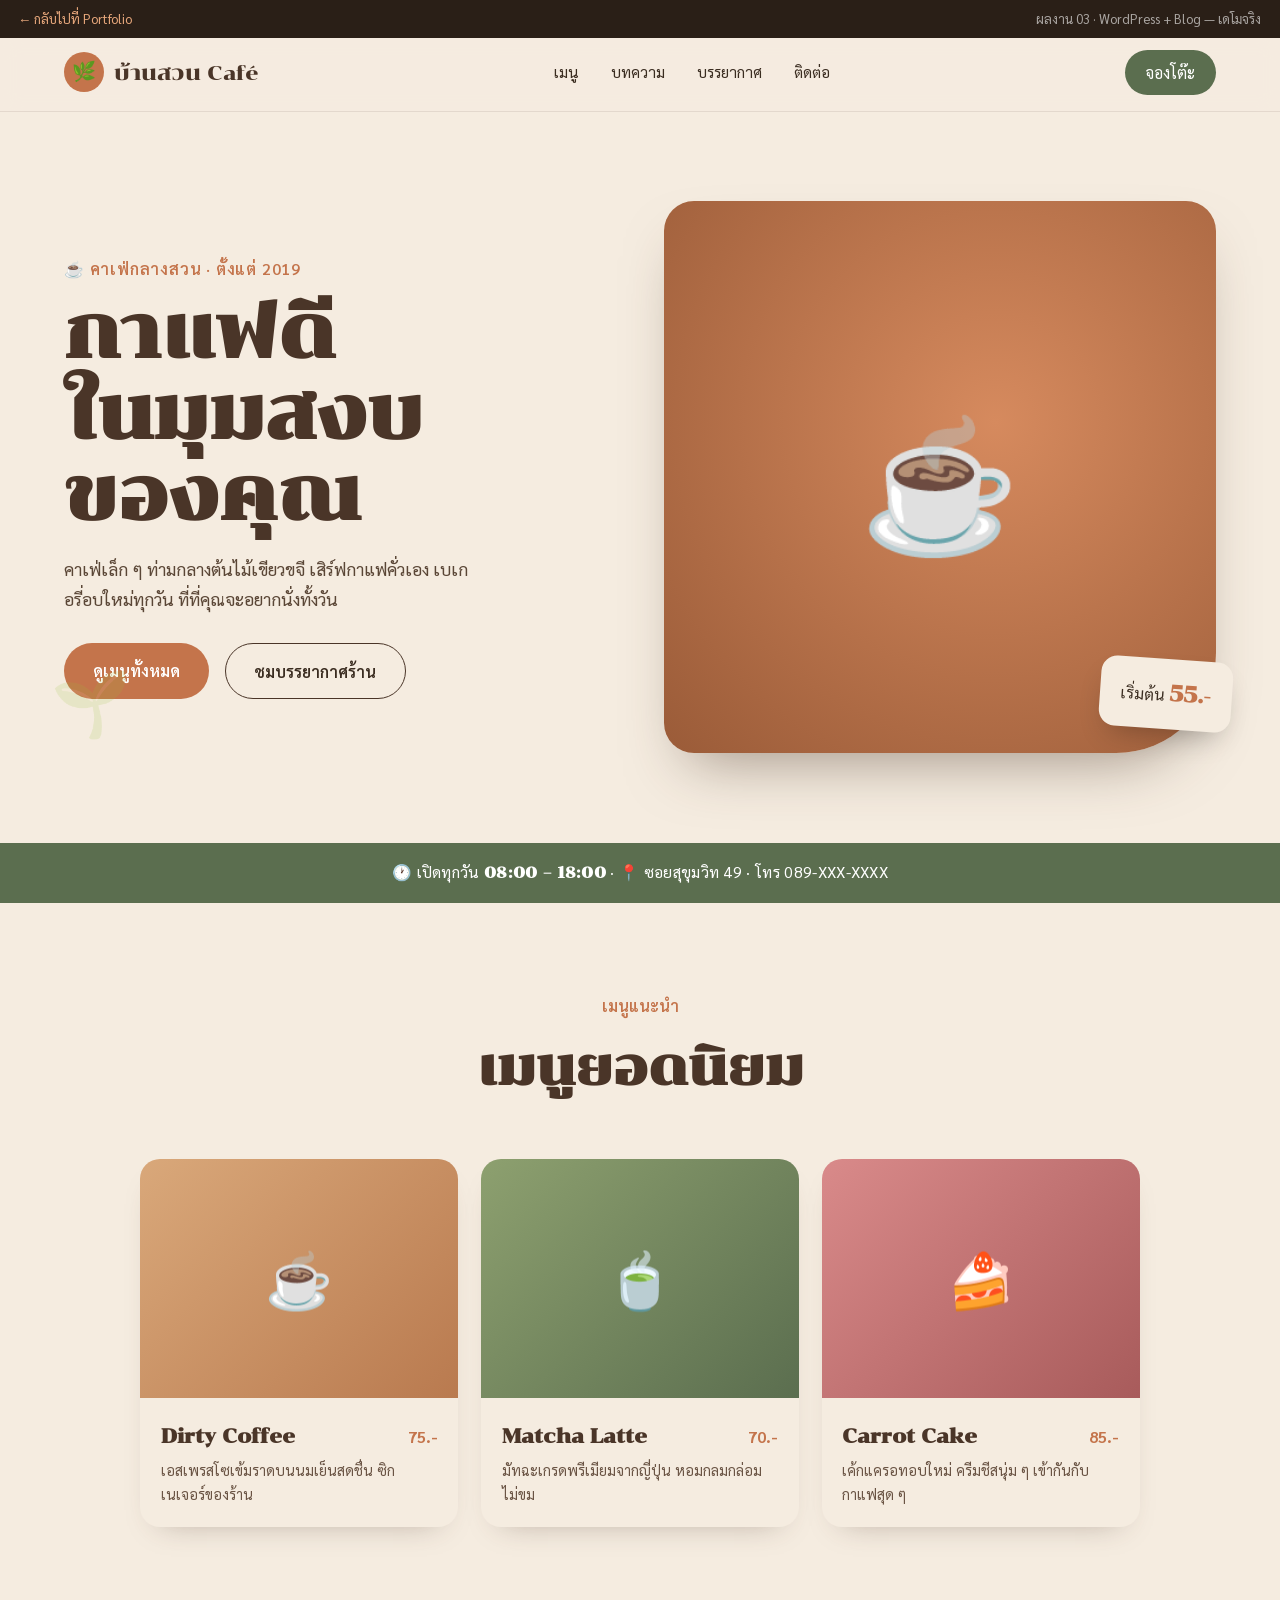
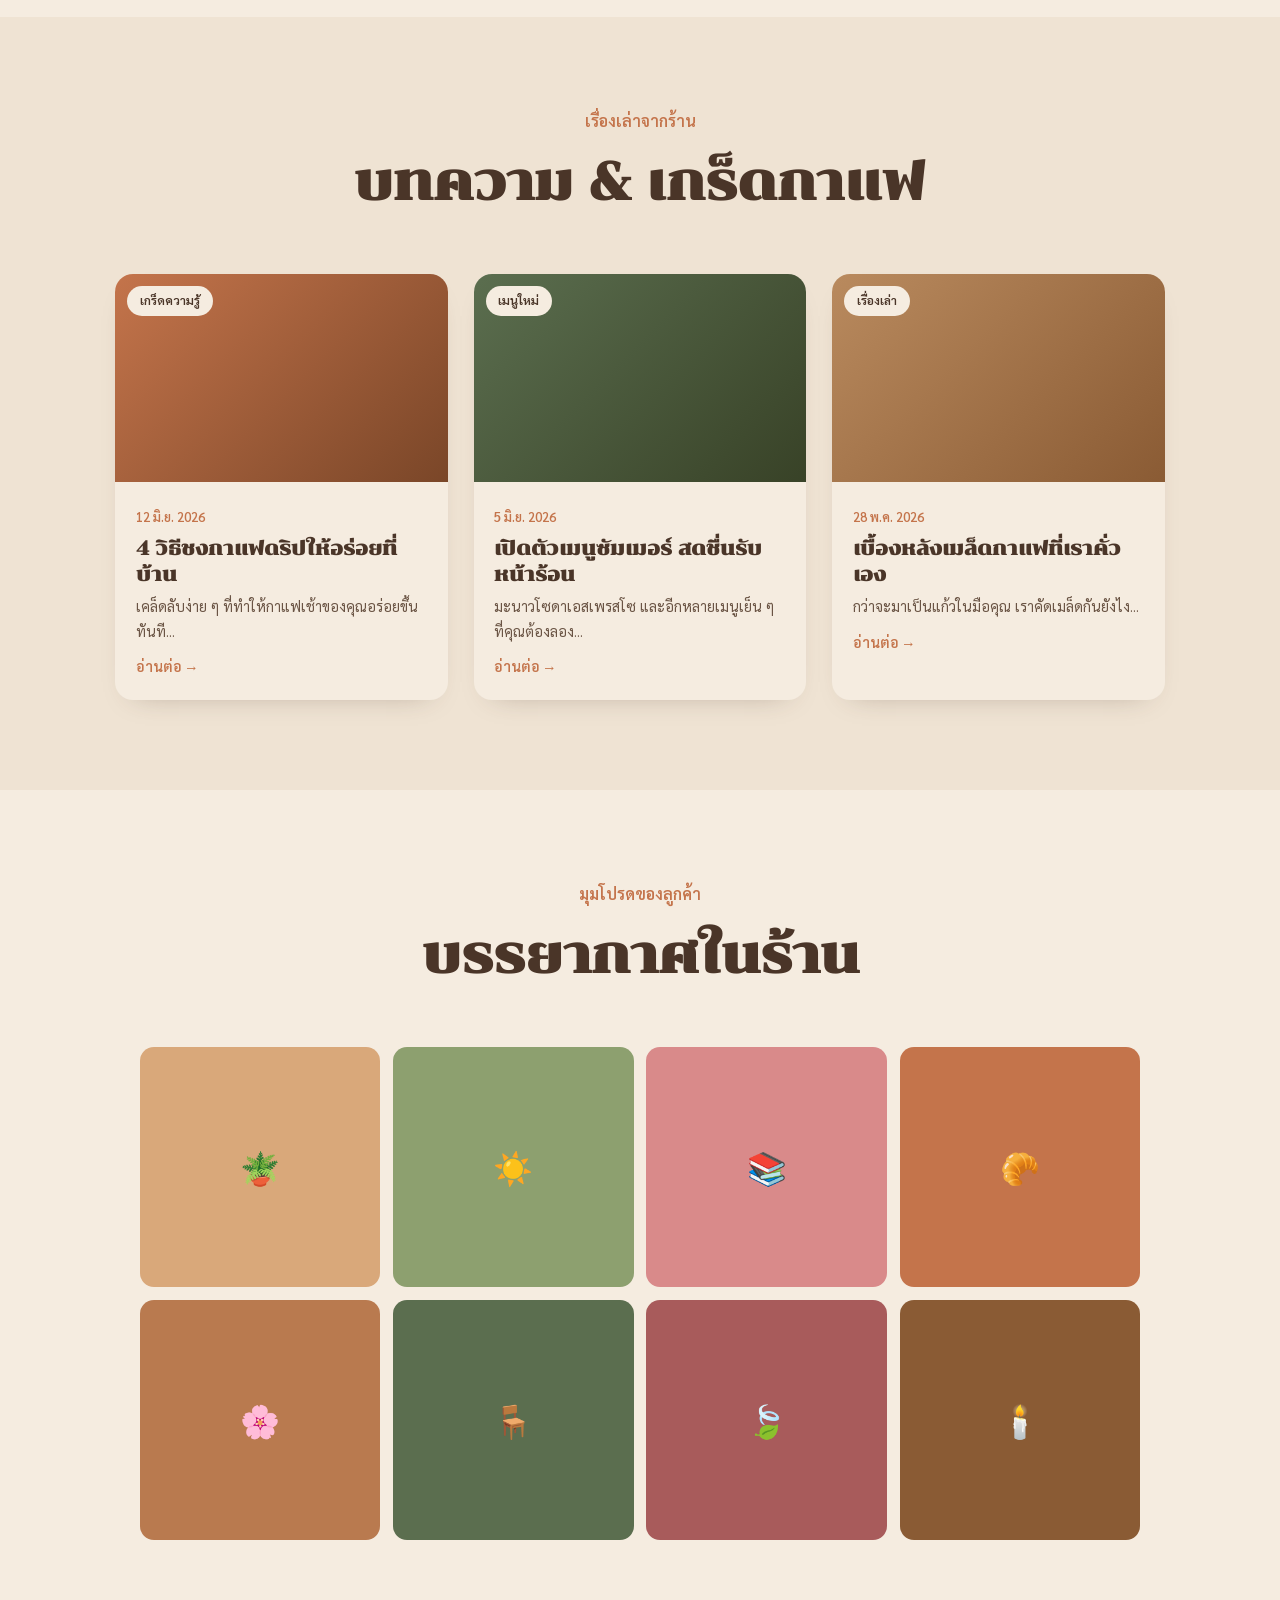
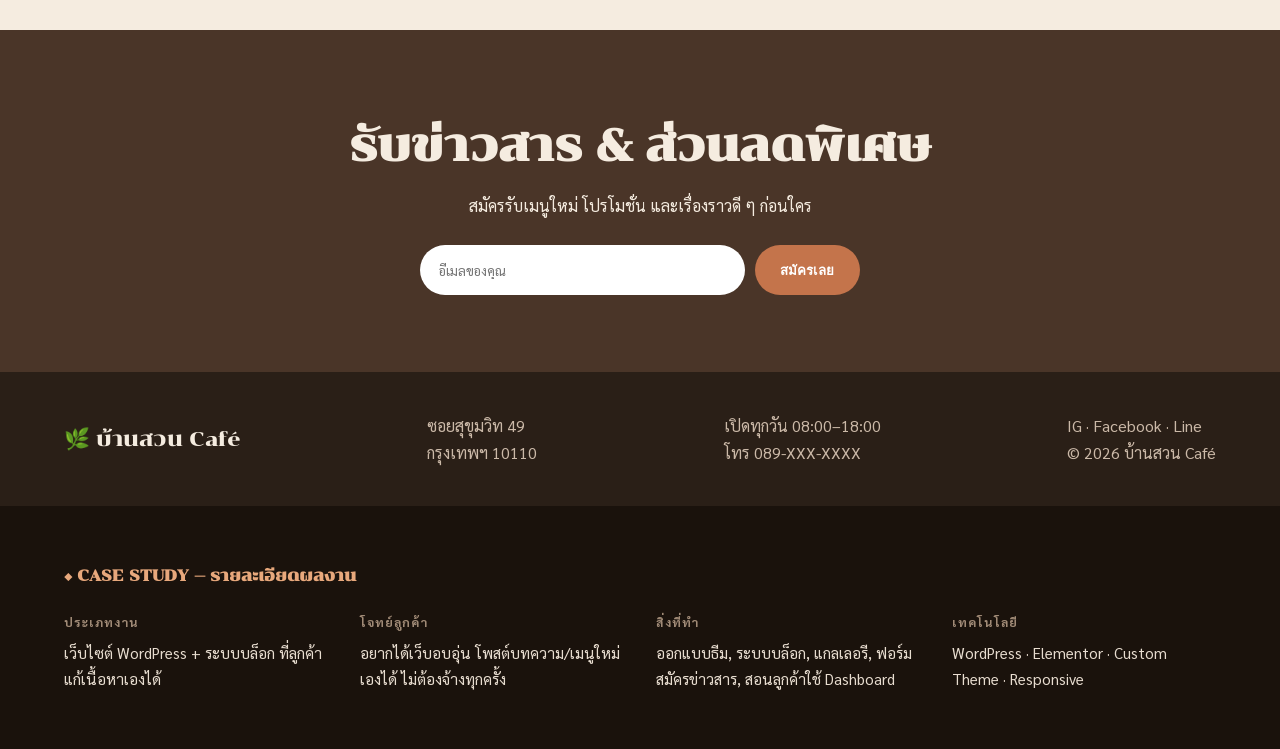
<file: works/3-wordpress.html>
<!DOCTYPE html>
<html lang="th">
<head>
<meta charset="UTF-8">
<meta name="viewport" content="width=device-width, initial-scale=1.0">
<title>บ้านสวน Café — เว็บคาเฟ่ &amp; บล็อก (WordPress) | PIXELCRAFT</title>
<link href="https://fonts.googleapis.com/css2?family=Chonburi&family=Sarabun:wght@300;400;500;600;700&display=swap" rel="stylesheet">
<style>
:root{--cream:#f5ece0;--cream2:#efe3d3;--terra:#c4744b;--green:#5b6e4f;--brown:#4a3528;--ink:#3a2c20}
*{margin:0;padding:0;box-sizing:border-box}
html{scroll-behavior:smooth}
body{font-family:"Sarabun",sans-serif;background:var(--cream);color:var(--ink);line-height:1.7;overflow-x:hidden}
.dh{font-family:"Chonburi",serif;font-weight:400}
a{color:inherit;text-decoration:none}

.pf-bar{position:fixed;top:0;left:0;right:0;z-index:1000;background:#2a1f17;color:#fff;display:flex;justify-content:space-between;align-items:center;padding:.5rem 1.2rem;font-size:.82rem}
.pf-bar a{color:#e8a87c}.pf-bar .pf-tag{opacity:.6}

/* leaf decorations */
.leaf{position:absolute;font-size:3rem;opacity:.15;pointer-events:none;z-index:0}

.nav{position:sticky;top:0;z-index:900;display:flex;justify-content:space-between;align-items:center;padding:1rem clamp(1.2rem,5vw,4rem);background:rgba(245,236,224,.9);backdrop-filter:blur(10px);margin-top:34px;border-bottom:1px solid rgba(74,53,40,.1)}
.brand{display:flex;align-items:center;gap:.6rem;font-family:"Chonburi";font-size:1.3rem;color:var(--brown)}
.brand .c{width:40px;height:40px;border-radius:50%;background:var(--terra);display:grid;place-items:center;font-size:1.2rem}
.nav ul{display:flex;gap:2rem;list-style:none;font-size:.96rem}
.nav ul a:hover{color:var(--terra)}
.nav .ob{background:var(--green);color:#fff;padding:.55rem 1.3rem;border-radius:50px}
@media(max-width:820px){.nav ul{display:none}}

/* hero */
.hero{position:relative;padding:clamp(3rem,7vw,6rem) clamp(1.2rem,5vw,4rem);display:grid;grid-template-columns:1fr 1fr;gap:3rem;align-items:center;overflow:hidden}
.hero__txt span.eye{color:var(--terra);font-weight:600;letter-spacing:.05em}
.hero__txt h1{font-family:"Chonburi";font-size:clamp(2.6rem,6vw,4.6rem);line-height:1.1;color:var(--brown);margin:.6rem 0 1.2rem}
.hero__txt p{font-size:1.1rem;max-width:42ch;color:#5a4636}
.hero__btns{display:flex;gap:1rem;margin-top:1.8rem;flex-wrap:wrap}
.btn{padding:.85rem 1.8rem;border-radius:50px;font-weight:600;transition:.25s}
.btn--t{background:var(--terra);color:#fff}.btn--t:hover{background:#a85d38;transform:translateY(-3px)}
.btn--o{border:1.5px solid var(--brown)}.btn--o:hover{background:var(--brown);color:#fff}
.hero__img{aspect-ratio:1;border-radius:30px 30px 100px 30px;background:
  radial-gradient(circle at 60% 40%,#d68a5e,#9a5b38);position:relative;display:grid;place-items:center;box-shadow:0 30px 60px -25px rgba(74,53,40,.5)}
.hero__img .cup{font-size:8rem;animation:steam 5s ease-in-out infinite}
@keyframes steam{50%{transform:translateY(-10px) rotate(-3deg)}}
.hero__img .price{position:absolute;bottom:24px;right:-16px;background:var(--cream);padding:1rem 1.3rem;border-radius:16px;box-shadow:0 14px 30px -12px rgba(0,0,0,.3);transform:rotate(4deg)}
.hero__img .price b{font-family:"Chonburi";color:var(--terra);font-size:1.4rem}
@media(max-width:820px){.hero{grid-template-columns:1fr}.hero__img{max-width:380px}}

/* hours strip */
.hours{background:var(--green);color:#fff;text-align:center;padding:1rem;font-size:.98rem;letter-spacing:.02em}
.hours b{font-family:"Chonburi"}

/* menu */
.sec{padding:clamp(3.5rem,7vw,6rem) clamp(1.2rem,5vw,4rem);position:relative}
.sec--alt{background:var(--cream2)}
.shead{text-align:center;margin-bottom:3rem}
.shead .eye{color:var(--terra);font-weight:600}
.shead h2{font-family:"Chonburi";font-size:clamp(2rem,5vw,3.2rem);color:var(--brown);margin-top:.3rem}
.menu{display:grid;grid-template-columns:repeat(3,1fr);gap:1.4rem;max-width:1000px;margin:0 auto}
.mi{background:var(--cream);border-radius:20px;overflow:hidden;box-shadow:0 14px 30px -20px rgba(74,53,40,.4);transition:.3s}
.mi:hover{transform:translateY(-8px);box-shadow:0 24px 44px -22px rgba(74,53,40,.5)}
.mi__img{aspect-ratio:4/3;display:grid;place-items:center;font-size:3.4rem}
.mi__img.a{background:linear-gradient(135deg,#d9a87a,#b97a4f)}
.mi__img.b{background:linear-gradient(135deg,#8da06f,#5b6e4f)}
.mi__img.c{background:linear-gradient(135deg,#d98a8a,#a85b5b)}
.mi__b{padding:1.3rem}
.mi__b .row{display:flex;justify-content:space-between;align-items:baseline}
.mi__b h3{font-family:"Chonburi";font-size:1.25rem;color:var(--brown)}
.mi__b .p{color:var(--terra);font-weight:700}
.mi__b p{font-size:.9rem;color:#6a5444;margin-top:.3rem}
@media(max-width:820px){.menu{grid-template-columns:1fr 1fr}}
@media(max-width:560px){.menu{grid-template-columns:1fr}}

/* blog — the WordPress selling point */
.blog{display:grid;grid-template-columns:repeat(3,1fr);gap:1.6rem;max-width:1050px;margin:0 auto}
.post{background:var(--cream);border-radius:18px;overflow:hidden;box-shadow:0 12px 28px -20px rgba(74,53,40,.4);transition:.3s;cursor:pointer}
.post:hover{transform:translateY(-6px)}
.post__img{aspect-ratio:16/10;position:relative}
.post__img.p1{background:linear-gradient(135deg,#c4744b,#7a4628)}
.post__img.p2{background:linear-gradient(135deg,#5b6e4f,#384227)}
.post__img.p3{background:linear-gradient(135deg,#b98a5e,#8a5b34)}
.post__img .cat{position:absolute;top:12px;left:12px;background:var(--cream);color:var(--brown);font-size:.78rem;font-weight:600;padding:.3rem .8rem;border-radius:50px}
.post__b{padding:1.3rem}
.post__b .date{font-size:.8rem;color:var(--terra);font-weight:600}
.post__b h3{font-family:"Chonburi";font-size:1.2rem;color:var(--brown);margin:.4rem 0;line-height:1.35}
.post__b p{font-size:.9rem;color:#6a5444}
.post__b .more{display:inline-block;margin-top:.7rem;color:var(--terra);font-weight:600;font-size:.9rem}
@media(max-width:820px){.blog{grid-template-columns:1fr}}

/* gallery */
.gal{display:grid;grid-template-columns:repeat(4,1fr);gap:.8rem;max-width:1000px;margin:0 auto}
.gal div{aspect-ratio:1;border-radius:14px;display:grid;place-items:center;font-size:2rem;transition:.3s}
.gal div:hover{transform:scale(1.05)}
.gal div:nth-child(1){background:#d9a87a}.gal div:nth-child(2){background:#8da06f}
.gal div:nth-child(3){background:#d98a8a}.gal div:nth-child(4){background:#c4744b}
.gal div:nth-child(5){background:#b97a4f}.gal div:nth-child(6){background:#5b6e4f}
.gal div:nth-child(7){background:#a85b5b}.gal div:nth-child(8){background:#8a5b34}
@media(max-width:560px){.gal{grid-template-columns:1fr 1fr}}

/* newsletter */
.nl{background:var(--brown);color:var(--cream);text-align:center;padding:clamp(3rem,6vw,5rem) 1.2rem}
.nl h2{font-family:"Chonburi";font-size:clamp(1.8rem,4vw,2.8rem);margin-bottom:.6rem}
.nl form{display:flex;gap:.6rem;max-width:440px;margin:1.6rem auto 0}
.nl input{flex:1;padding:.9rem 1.2rem;border:none;border-radius:50px;font-family:inherit}
.nl button{background:var(--terra);color:#fff;border:none;padding:.9rem 1.6rem;border-radius:50px;font-weight:600;cursor:pointer}
.nl .ok{display:none;margin-top:1rem;color:#a8d8a8}
@media(max-width:560px){.nl form{flex-direction:column}}

.ft{background:#2a1f17;color:#cbb9a8;padding:2.5rem clamp(1.2rem,5vw,4rem);display:flex;justify-content:space-between;flex-wrap:wrap;gap:1.5rem}
.ft .brand{color:var(--cream)}

.cs{background:#1a120c;color:#e8ddd0;padding:3.5rem clamp(1.2rem,5vw,4rem)}
.cs h5{font-family:"Chonburi";color:#e8a87c;font-size:1rem;margin-bottom:1.4rem}
.cs-grid{display:grid;grid-template-columns:repeat(4,1fr);gap:2rem}
.cs-grid h6{font-size:.78rem;text-transform:uppercase;letter-spacing:.08em;color:#a08a76;margin-bottom:.5rem}
.cs-grid p{font-size:.95rem}
@media(max-width:820px){.cs-grid{grid-template-columns:1fr 1fr}}

.fade{opacity:0;transform:translateY(26px);transition:.7s}.fade.in{opacity:1;transform:none}
</style>
</head>
<body>

<div class="pf-bar">
  <a href="../index.html">← กลับไปที่ Portfolio</a>
  <span class="pf-tag">ผลงาน 03 · WordPress + Blog — เดโมจริง</span>
</div>

<nav class="nav">
  <div class="brand"><span class="c">🌿</span> บ้านสวน Café</div>
  <ul>
    <li><a href="#menu">เมนู</a></li>
    <li><a href="#blog">บทความ</a></li>
    <li><a href="#gal">บรรยากาศ</a></li>
    <li><a href="#nl">ติดต่อ</a></li>
  </ul>
  <a href="#" class="ob">จองโต๊ะ</a>
</nav>

<header class="hero">
  <span class="leaf" style="top:10%;right:8%">🍃</span>
  <span class="leaf" style="bottom:12%;left:4%;font-size:4rem">🌱</span>
  <div class="hero__txt">
    <span class="eye">☕ คาเฟ่กลางสวน · ตั้งแต่ 2019</span>
    <h1>กาแฟดี<br>ในมุมสงบ<br>ของคุณ</h1>
    <p>คาเฟ่เล็ก ๆ ท่ามกลางต้นไม้เขียวขจี เสิร์ฟกาแฟคั่วเอง เบเกอรี่อบใหม่ทุกวัน ที่ที่คุณจะอยากนั่งทั้งวัน</p>
    <div class="hero__btns">
      <a href="#menu" class="btn btn--t">ดูเมนูทั้งหมด</a>
      <a href="#gal" class="btn btn--o">ชมบรรยากาศร้าน</a>
    </div>
  </div>
  <div class="hero__img">
    <span class="cup">☕</span>
    <div class="price">เริ่มต้น <b>55.-</b></div>
  </div>
</header>

<div class="hours">🕐 เปิดทุกวัน <b>08:00 – 18:00</b> · 📍 ซอยสุขุมวิท 49 · โทร 089-XXX-XXXX</div>

<section class="sec" id="menu">
  <div class="shead fade"><span class="eye">เมนูแนะนำ</span><h2>เมนูยอดนิยม</h2></div>
  <div class="menu">
    <div class="mi fade"><div class="mi__img a">☕</div><div class="mi__b"><div class="row"><h3>Dirty Coffee</h3><span class="p">75.-</span></div><p>เอสเพรสโซเข้มราดบนนมเย็นสดชื่น ซิกเนเจอร์ของร้าน</p></div></div>
    <div class="mi fade"><div class="mi__img b">🍵</div><div class="mi__b"><div class="row"><h3>Matcha Latte</h3><span class="p">70.-</span></div><p>มัทฉะเกรดพรีเมียมจากญี่ปุ่น หอมกลมกล่อม ไม่ขม</p></div></div>
    <div class="mi fade"><div class="mi__img c">🍰</div><div class="mi__b"><div class="row"><h3>Carrot Cake</h3><span class="p">85.-</span></div><p>เค้กแครอทอบใหม่ ครีมชีสนุ่ม ๆ เข้ากันกับกาแฟสุด ๆ</p></div></div>
  </div>
</section>

<section class="sec sec--alt" id="blog">
  <div class="shead fade"><span class="eye">เรื่องเล่าจากร้าน</span><h2>บทความ &amp; เกร็ดกาแฟ</h2></div>
  <div class="blog">
    <article class="post fade"><div class="post__img p1"><span class="cat">เกร็ดความรู้</span></div><div class="post__b"><span class="date">12 มิ.ย. 2026</span><h3>4 วิธีชงกาแฟดริปให้อร่อยที่บ้าน</h3><p>เคล็ดลับง่าย ๆ ที่ทำให้กาแฟเช้าของคุณอร่อยขึ้นทันที...</p><span class="more">อ่านต่อ →</span></div></article>
    <article class="post fade"><div class="post__img p2"><span class="cat">เมนูใหม่</span></div><div class="post__b"><span class="date">5 มิ.ย. 2026</span><h3>เปิดตัวเมนูซัมเมอร์ สดชื่นรับหน้าร้อน</h3><p>มะนาวโซดาเอสเพรสโซ และอีกหลายเมนูเย็น ๆ ที่คุณต้องลอง...</p><span class="more">อ่านต่อ →</span></div></article>
    <article class="post fade"><div class="post__img p3"><span class="cat">เรื่องเล่า</span></div><div class="post__b"><span class="date">28 พ.ค. 2026</span><h3>เบื้องหลังเมล็ดกาแฟที่เราคั่วเอง</h3><p>กว่าจะมาเป็นแก้วในมือคุณ เราคัดเมล็ดกันยังไง...</p><span class="more">อ่านต่อ →</span></div></article>
  </div>
</section>

<section class="sec" id="gal">
  <div class="shead fade"><span class="eye">มุมโปรดของลูกค้า</span><h2>บรรยากาศในร้าน</h2></div>
  <div class="gal fade">
    <div>🪴</div><div>☀️</div><div>📚</div><div>🥐</div><div>🌸</div><div>🪑</div><div>🍃</div><div>🕯️</div>
  </div>
</section>

<section class="nl" id="nl">
  <h2>รับข่าวสาร &amp; ส่วนลดพิเศษ</h2>
  <p>สมัครรับเมนูใหม่ โปรโมชั่น และเรื่องราวดี ๆ ก่อนใคร</p>
  <form id="nlf"><input type="email" placeholder="อีเมลของคุณ" required><button>สมัครเลย</button></form>
  <div class="ok" id="ok">🎉 สมัครเรียบร้อย! ไว้เจอกันที่ร้านนะ</div>
</section>

<footer class="ft">
  <div class="brand" style="font-family:'Chonburi';font-size:1.3rem">🌿 บ้านสวน Café</div>
  <div>ซอยสุขุมวิท 49<br>กรุงเทพฯ 10110</div>
  <div>เปิดทุกวัน 08:00–18:00<br>โทร 089-XXX-XXXX</div>
  <div>IG · Facebook · Line<br>© 2026 บ้านสวน Café</div>
</footer>

<script>
const io=new IntersectionObserver(es=>es.forEach(e=>{if(e.isIntersecting){e.target.classList.add('in');io.unobserve(e.target)}}),{threshold:.12});
document.querySelectorAll('.fade').forEach(el=>io.observe(el));
document.getElementById('nlf').addEventListener('submit',e=>{e.preventDefault();document.getElementById('ok').style.display='block';e.target.reset();});
</script>

<section class="cs">
  <h5>◆ CASE STUDY — รายละเอียดผลงาน</h5>
  <div class="cs-grid">
    <div><h6>ประเภทงาน</h6><p>เว็บไซต์ WordPress + ระบบบล็อก ที่ลูกค้าแก้เนื้อหาเองได้</p></div>
    <div><h6>โจทย์ลูกค้า</h6><p>อยากได้เว็บอบอุ่น โพสต์บทความ/เมนูใหม่เองได้ ไม่ต้องจ้างทุกครั้ง</p></div>
    <div><h6>สิ่งที่ทำ</h6><p>ออกแบบธีม, ระบบบล็อก, แกลเลอรี, ฟอร์มสมัครข่าวสาร, สอนลูกค้าใช้ Dashboard</p></div>
    <div><h6>เทคโนโลยี</h6><p>WordPress · Elementor · Custom Theme · Responsive</p></div>
  </div>
</section>

</body>
</html>
</file>
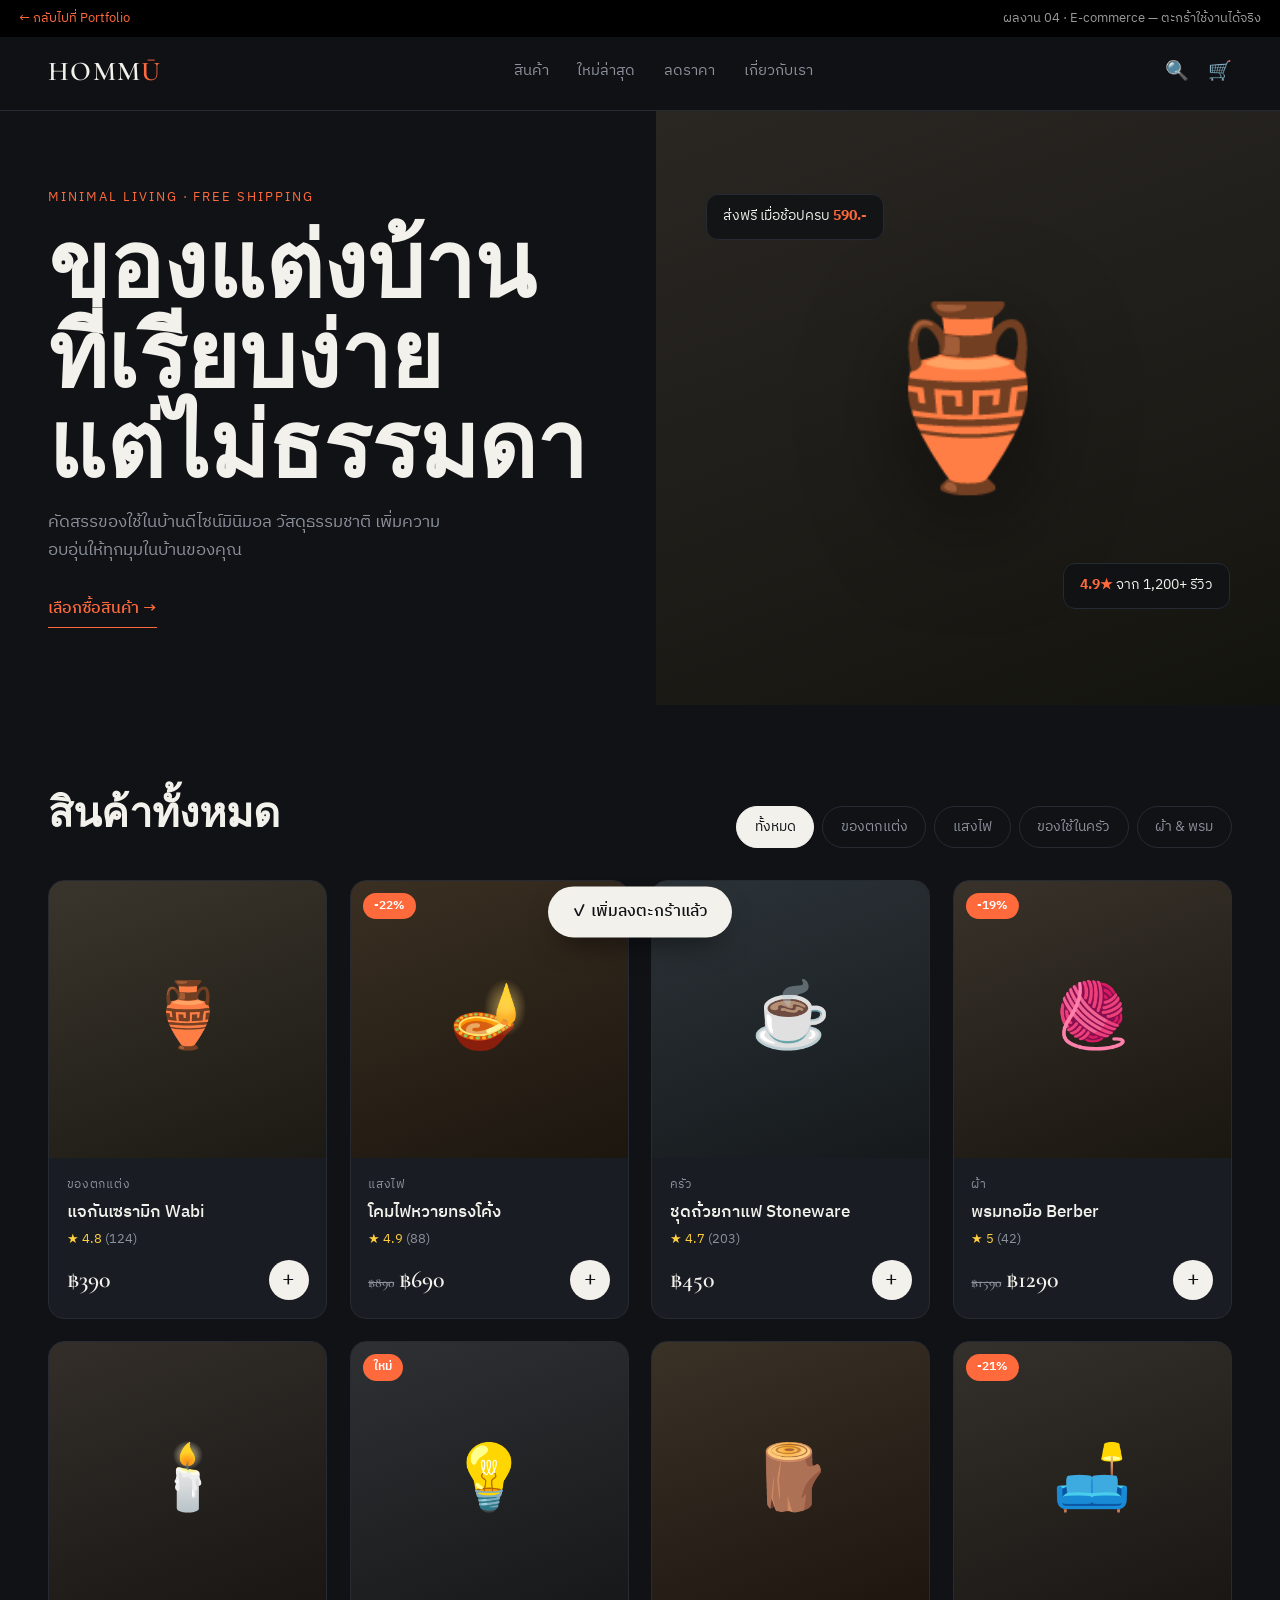
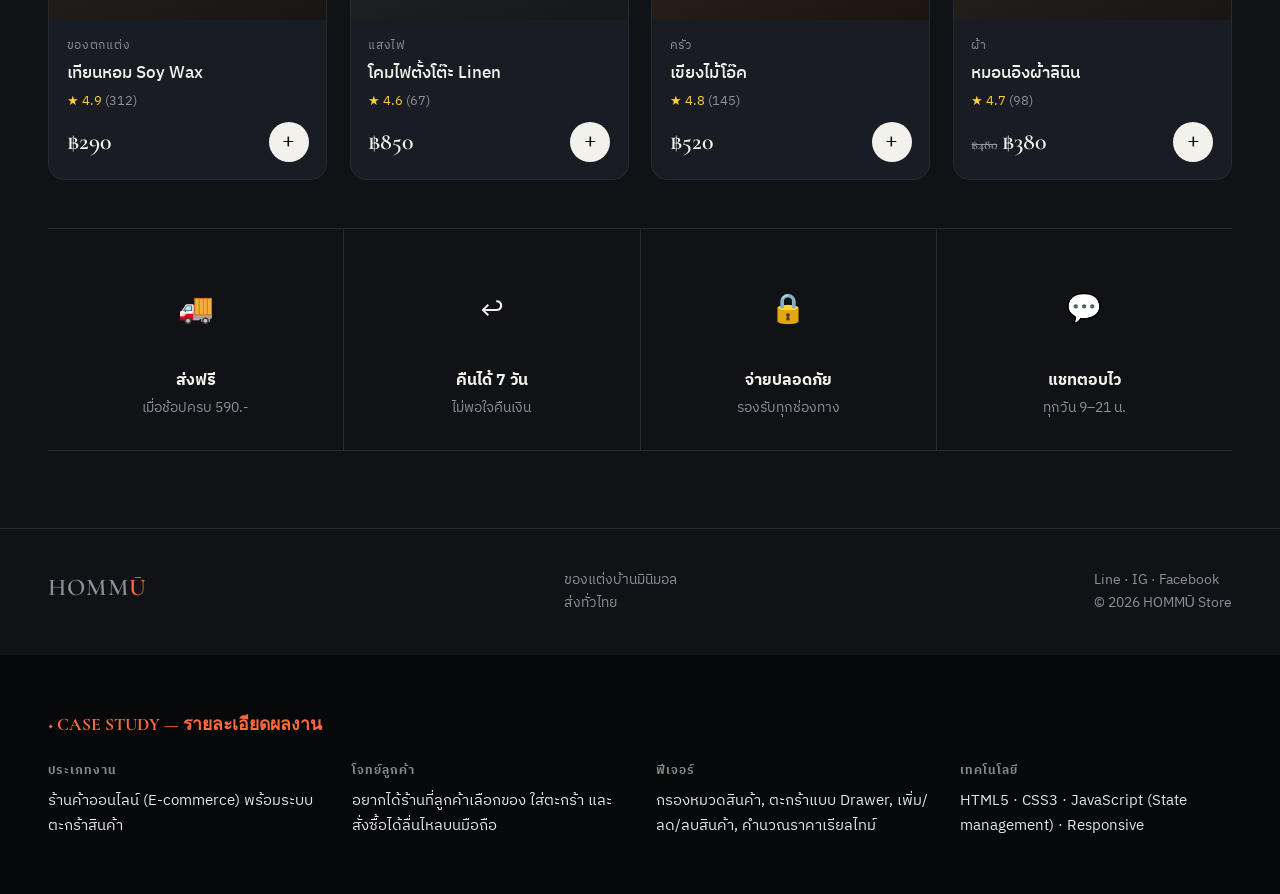
<file: works/4-ecommerce.html>
<!DOCTYPE html>
<html lang="th">
<head>
<meta charset="UTF-8">
<meta name="viewport" content="width=device-width, initial-scale=1.0">
<title>HOMMŪ Store — ร้านของแต่งบ้าน (E-commerce) | PIXELCRAFT</title>
<link href="https://fonts.googleapis.com/css2?family=IBM+Plex+Sans+Thai:wght@300;400;500;600;700&family=Cormorant+Garamond:wght@500;600&display=swap" rel="stylesheet">
<style>
:root{--bg:#101216;--card:#191c22;--line:#262a32;--ink:#f3f1ec;--gray:#8c919c;--orange:#ff6a3d;--sand:#cbb89a}
*{margin:0;padding:0;box-sizing:border-box}
html{scroll-behavior:smooth}
body{font-family:"IBM Plex Sans Thai",sans-serif;background:var(--bg);color:var(--ink);line-height:1.6;overflow-x:hidden}
.serif{font-family:"Cormorant Garamond",serif}
a{color:inherit;text-decoration:none}button{font-family:inherit;cursor:pointer}

.pf-bar{position:fixed;top:0;left:0;right:0;z-index:1100;background:#000;color:#fff;display:flex;justify-content:space-between;align-items:center;padding:.5rem 1.2rem;font-size:.82rem}
.pf-bar a{color:var(--orange)}.pf-bar .pf-tag{opacity:.6}

.nav{position:sticky;top:0;z-index:1000;margin-top:34px;display:flex;align-items:center;justify-content:space-between;padding:1rem clamp(1.2rem,4vw,3rem);background:rgba(16,18,22,.92);backdrop-filter:blur(12px);border-bottom:1px solid var(--line)}
.logo{font-family:"Cormorant Garamond";font-size:1.7rem;font-weight:600;letter-spacing:.05em}
.logo i{color:var(--orange);font-style:normal}
.nav ul{display:flex;gap:1.8rem;list-style:none;font-size:.92rem}
.nav ul a{color:var(--gray)}.nav ul a:hover{color:var(--ink)}
.nav__right{display:flex;align-items:center;gap:1.2rem}
.icbtn{background:none;border:none;color:var(--ink);font-size:1.2rem;position:relative}
.cartcount{position:absolute;top:-8px;right:-10px;background:var(--orange);color:#fff;font-size:.68rem;font-weight:700;min-width:18px;height:18px;border-radius:50px;display:grid;place-items:center;padding:0 4px;transform:scale(0);transition:.2s}
.cartcount.show{transform:scale(1)}
@media(max-width:820px){.nav ul{display:none}}

/* hero */
.hero{display:grid;grid-template-columns:1.05fr 1fr;gap:0;min-height:62vh;align-items:stretch}
.hero__txt{padding:clamp(2.5rem,6vw,5rem) clamp(1.2rem,4vw,3rem);display:flex;flex-direction:column;justify-content:center}
.hero__txt .eye{color:var(--orange);letter-spacing:.15em;font-size:.82rem;text-transform:uppercase}
.hero__txt h1{font-family:"Cormorant Garamond";font-weight:600;font-size:clamp(3rem,7vw,6rem);line-height:1;margin:1rem 0}
.hero__txt p{color:var(--gray);max-width:42ch;font-size:1.08rem}
.hero__txt a{display:inline-flex;align-items:center;gap:.6rem;margin-top:2rem;width:max-content;border-bottom:1px solid var(--orange);padding-bottom:.3rem;color:var(--orange);font-weight:500}
.hero__img{background:linear-gradient(160deg,#2a2723,#14140f);display:grid;place-items:center;position:relative;overflow:hidden}
.hero__img .big{font-size:11rem;filter:drop-shadow(0 30px 50px rgba(0,0,0,.5))}
.hero__img .tagi{position:absolute;background:rgba(16,18,22,.85);backdrop-filter:blur(6px);border:1px solid var(--line);border-radius:12px;padding:.7rem 1rem;font-size:.85rem}
.hero__img .ti1{top:14%;left:8%}.hero__img .ti2{bottom:16%;right:8%}
.hero__img .tagi b{color:var(--orange)}
@media(max-width:820px){.hero{grid-template-columns:1fr}.hero__img{min-height:300px}}

/* shop */
.shop{padding:clamp(3rem,6vw,5rem) clamp(1.2rem,4vw,3rem)}
.shop__head{display:flex;justify-content:space-between;align-items:flex-end;flex-wrap:wrap;gap:1rem;margin-bottom:2rem}
.shop__head h2{font-family:"Cormorant Garamond";font-size:2.6rem;font-weight:600}
.filters{display:flex;gap:.5rem;flex-wrap:wrap}
.filters button{background:transparent;border:1px solid var(--line);color:var(--gray);padding:.5rem 1.1rem;border-radius:50px;font-size:.88rem;transition:.2s}
.filters button.active,.filters button:hover{background:var(--ink);color:var(--bg);border-color:var(--ink)}

.grid{display:grid;grid-template-columns:repeat(4,1fr);gap:1.4rem}
.p{background:var(--card);border:1px solid var(--line);border-radius:16px;overflow:hidden;transition:.3s;display:flex;flex-direction:column}
.p:hover{transform:translateY(-6px);border-color:#3a3f49}
.p__img{aspect-ratio:1;display:grid;place-items:center;font-size:4rem;position:relative}
.p__img .badge{position:absolute;top:12px;left:12px;background:var(--orange);color:#fff;font-size:.72rem;font-weight:600;padding:.25rem .7rem;border-radius:50px}
.p__b{padding:1.1rem;display:flex;flex-direction:column;flex:1}
.p__cat{font-size:.74rem;color:var(--gray);letter-spacing:.06em;text-transform:uppercase}
.p__b h3{font-size:1.08rem;margin:.25rem 0;font-weight:500}
.p__rate{font-size:.8rem;color:#ffcf3f;margin-bottom:.6rem}
.p__rate span{color:var(--gray)}
.p__bot{display:flex;justify-content:space-between;align-items:center;margin-top:auto}
.p__price{font-family:"Cormorant Garamond";font-size:1.5rem;font-weight:600}
.p__price s{font-size:.85rem;color:var(--gray);margin-right:.3rem}
.add{background:var(--ink);color:var(--bg);border:none;width:40px;height:40px;border-radius:50%;font-size:1.3rem;transition:.2s;display:grid;place-items:center}
.add:hover{background:var(--orange);color:#fff;transform:rotate(90deg)}
@media(max-width:980px){.grid{grid-template-columns:repeat(2,1fr)}}
@media(max-width:520px){.grid{grid-template-columns:1fr}}

/* features band */
.band{display:grid;grid-template-columns:repeat(4,1fr);gap:1px;background:var(--line);border-top:1px solid var(--line);border-bottom:1px solid var(--line);margin-top:3rem}
.band div{background:var(--bg);padding:1.8rem;text-align:center}
.band .e{font-size:1.8rem}.band b{display:block;margin:.4rem 0 .1rem}.band span{color:var(--gray);font-size:.85rem}
@media(max-width:680px){.band{grid-template-columns:1fr 1fr}}

/* cart drawer */
.overlay{position:fixed;inset:0;background:rgba(0,0,0,.55);opacity:0;pointer-events:none;transition:.3s;z-index:1200}
.overlay.show{opacity:1;pointer-events:auto}
.drawer{position:fixed;top:0;right:0;bottom:0;width:min(400px,92vw);background:var(--card);z-index:1300;transform:translateX(100%);transition:.4s cubic-bezier(.76,0,.24,1);display:flex;flex-direction:column;border-left:1px solid var(--line)}
.drawer.show{transform:none}
.drawer__h{display:flex;justify-content:space-between;align-items:center;padding:1.4rem;border-bottom:1px solid var(--line)}
.drawer__h h3{font-family:"Cormorant Garamond";font-size:1.6rem}
.drawer__h button{background:none;border:none;color:var(--ink);font-size:1.5rem}
.drawer__items{flex:1;overflow-y:auto;padding:1rem 1.4rem}
.empty{text-align:center;color:var(--gray);padding:3rem 0}
.ci{display:flex;gap:1rem;padding:1rem 0;border-bottom:1px solid var(--line)}
.ci__img{width:60px;height:60px;border-radius:10px;display:grid;place-items:center;font-size:1.8rem;flex-shrink:0}
.ci__b{flex:1}
.ci__b h4{font-size:.95rem;font-weight:500}
.ci__b .price{color:var(--orange);font-weight:600}
.ci__qty{display:flex;align-items:center;gap:.6rem;margin-top:.4rem}
.ci__qty button{width:24px;height:24px;border-radius:6px;border:1px solid var(--line);background:none;color:var(--ink)}
.ci__rm{background:none;border:none;color:var(--gray);font-size:.8rem;margin-left:auto;text-decoration:underline}
.drawer__f{padding:1.4rem;border-top:1px solid var(--line)}
.drawer__f .tot{display:flex;justify-content:space-between;font-size:1.2rem;margin-bottom:1rem}
.drawer__f .tot b{font-family:"Cormorant Garamond";font-size:1.6rem}
.checkout{width:100%;background:var(--orange);color:#fff;border:none;padding:1rem;border-radius:50px;font-weight:600;font-size:1rem}

/* toast */
.toast{position:fixed;bottom:24px;left:50%;transform:translate(-50%,120%);background:var(--ink);color:var(--bg);padding:.8rem 1.5rem;border-radius:50px;z-index:1400;font-weight:500;transition:.35s;box-shadow:0 14px 30px -12px rgba(0,0,0,.6)}
.toast.show{transform:translate(-50%,0)}

.ft{padding:2.5rem clamp(1.2rem,4vw,3rem);border-top:1px solid var(--line);display:flex;justify-content:space-between;flex-wrap:wrap;gap:1.5rem;color:var(--gray);font-size:.9rem}

.cs{background:#07080a;color:#e6e6e6;padding:3.5rem clamp(1.2rem,4vw,3rem)}
.cs h5{font-family:"Cormorant Garamond";color:var(--orange);font-size:1.1rem;margin-bottom:1.4rem}
.cs-grid{display:grid;grid-template-columns:repeat(4,1fr);gap:2rem}
.cs-grid h6{font-size:.78rem;text-transform:uppercase;color:#888;margin-bottom:.5rem;letter-spacing:.08em}
.cs-grid p{font-size:.95rem}
@media(max-width:820px){.cs-grid{grid-template-columns:1fr 1fr}}

.fade{opacity:0;transform:translateY(24px);transition:.6s}.fade.in{opacity:1;transform:none}
</style>
</head>
<body>

<div class="pf-bar">
  <a href="../index.html">← กลับไปที่ Portfolio</a>
  <span class="pf-tag">ผลงาน 04 · E-commerce — ตะกร้าใช้งานได้จริง</span>
</div>

<nav class="nav">
  <div class="logo">HOMM<i>Ū</i></div>
  <ul><li><a href="#shop">สินค้า</a></li><li><a href="#shop">ใหม่ล่าสุด</a></li><li><a href="#shop">ลดราคา</a></li><li><a href="#">เกี่ยวกับเรา</a></li></ul>
  <div class="nav__right">
    <button class="icbtn">🔍</button>
    <button class="icbtn" id="cartBtn">🛒<span class="cartcount" id="cc">0</span></button>
  </div>
</nav>

<header class="hero">
  <div class="hero__txt">
    <span class="eye">Minimal Living · Free shipping</span>
    <h1 class="serif">ของแต่งบ้าน<br>ที่เรียบง่าย<br>แต่ไม่ธรรมดา</h1>
    <p>คัดสรรของใช้ในบ้านดีไซน์มินิมอล วัสดุธรรมชาติ เพิ่มความอบอุ่นให้ทุกมุมในบ้านของคุณ</p>
    <a href="#shop">เลือกซื้อสินค้า →</a>
  </div>
  <div class="hero__img">
    <span class="big">🏺</span>
    <div class="tagi ti1">ส่งฟรี เมื่อช้อปครบ <b>590.-</b></div>
    <div class="tagi ti2"><b>4.9★</b> จาก 1,200+ รีวิว</div>
  </div>
</header>

<section class="shop" id="shop">
  <div class="shop__head fade">
    <h2 class="serif">สินค้าทั้งหมด</h2>
    <div class="filters" id="filters">
      <button class="active" data-f="all">ทั้งหมด</button>
      <button data-f="ของตกแต่ง">ของตกแต่ง</button>
      <button data-f="แสงไฟ">แสงไฟ</button>
      <button data-f="ครัว">ของใช้ในครัว</button>
      <button data-f="ผ้า">ผ้า &amp; พรม</button>
    </div>
  </div>
  <div class="grid" id="grid"></div>

  <div class="band">
    <div><div class="e">🚚</div><b>ส่งฟรี</b><span>เมื่อช้อปครบ 590.-</span></div>
    <div><div class="e">↩️</div><b>คืนได้ 7 วัน</b><span>ไม่พอใจคืนเงิน</span></div>
    <div><div class="e">🔒</div><b>จ่ายปลอดภัย</b><span>รองรับทุกช่องทาง</span></div>
    <div><div class="e">💬</div><b>แชทตอบไว</b><span>ทุกวัน 9–21 น.</span></div>
  </div>
</section>

<footer class="ft">
  <div class="logo serif" style="font-size:1.5rem">HOMM<i style="color:var(--orange)">Ū</i></div>
  <div>ของแต่งบ้านมินิมอล<br>ส่งทั่วไทย</div>
  <div>Line · IG · Facebook<br>© 2026 HOMMŪ Store</div>
</footer>

<!-- cart -->
<div class="overlay" id="overlay"></div>
<aside class="drawer" id="drawer">
  <div class="drawer__h"><h3 class="serif">ตะกร้าของคุณ</h3><button id="closeCart">✕</button></div>
  <div class="drawer__items" id="items"><div class="empty" id="empty">ยังไม่มีสินค้าในตะกร้า 🛒</div></div>
  <div class="drawer__f">
    <div class="tot"><span>รวมทั้งหมด</span><b id="total">฿0</b></div>
    <button class="checkout" id="checkout">ดำเนินการสั่งซื้อ →</button>
  </div>
</aside>

<div class="toast" id="toast">✓ เพิ่มลงตะกร้าแล้ว</div>

<script>
const PRODUCTS=[
  {id:1,name:"แจกันเซรามิก Wabi",cat:"ของตกแต่ง",emoji:"🏺",price:390,old:0,rate:4.8,n:124,badge:"",bg:"linear-gradient(160deg,#3a352c,#1c1a14)"},
  {id:2,name:"โคมไฟหวายทรงโค้ง",cat:"แสงไฟ",emoji:"🪔",price:690,old:890,rate:4.9,n:88,badge:"-22%",bg:"linear-gradient(160deg,#3a2f22,#1c160f)"},
  {id:3,name:"ชุดถ้วยกาแฟ Stoneware",cat:"ครัว",emoji:"☕",price:450,old:0,rate:4.7,n:203,badge:"ขายดี",bg:"linear-gradient(160deg,#2c3338,#15191c)"},
  {id:4,name:"พรมทอมือ Berber",cat:"ผ้า",emoji:"🧶",price:1290,old:1590,rate:5.0,n:42,badge:"-19%",bg:"linear-gradient(160deg,#38322a,#1a1610)"},
  {id:5,name:"เทียนหอม Soy Wax",cat:"ของตกแต่ง",emoji:"🕯️",price:290,old:0,rate:4.9,n:312,badge:"",bg:"linear-gradient(160deg,#332e2a,#181512)"},
  {id:6,name:"โคมไฟตั้งโต๊ะ Linen",cat:"แสงไฟ",emoji:"💡",price:850,old:0,rate:4.6,n:67,badge:"ใหม่",bg:"linear-gradient(160deg,#2f3033,#161718)"},
  {id:7,name:"เขียงไม้โอ๊ค",cat:"ครัว",emoji:"🪵",price:520,old:0,rate:4.8,n:145,badge:"",bg:"linear-gradient(160deg,#3a3127,#1c150e)"},
  {id:8,name:"หมอนอิงผ้าลินิน",cat:"ผ้า",emoji:"🛋️",price:380,old:480,rate:4.7,n:98,badge:"-21%",bg:"linear-gradient(160deg,#34302b,#181613)"},
];
const grid=document.getElementById('grid');
let filter='all';
function render(){
  grid.innerHTML='';
  PRODUCTS.filter(p=>filter==='all'||p.cat===filter).forEach(p=>{
    const el=document.createElement('div');el.className='p';
    el.innerHTML=`<div class="p__img" style="background:${p.bg}">${p.badge?`<span class="badge">${p.badge}</span>`:''}${p.emoji}</div>
      <div class="p__b"><span class="p__cat">${p.cat}</span><h3>${p.name}</h3>
      <div class="p__rate">★ ${p.rate} <span>(${p.n})</span></div>
      <div class="p__bot"><div class="p__price">${p.old?`<s>฿${p.old}</s>`:''}฿${p.price}</div>
      <button class="add" data-id="${p.id}">+</button></div></div>`;
    grid.appendChild(el);
  });
}
render();
document.getElementById('filters').addEventListener('click',e=>{
  if(e.target.tagName!=='BUTTON')return;
  document.querySelectorAll('#filters button').forEach(b=>b.classList.remove('active'));
  e.target.classList.add('active');filter=e.target.dataset.f;render();
});

// cart
let cart=[];
const overlay=document.getElementById('overlay'),drawer=document.getElementById('drawer');
function openCart(){overlay.classList.add('show');drawer.classList.add('show');}
function closeCart(){overlay.classList.remove('show');drawer.classList.remove('show');}
document.getElementById('cartBtn').onclick=openCart;
document.getElementById('closeCart').onclick=closeCart;
overlay.onclick=closeCart;

grid.addEventListener('click',e=>{
  const b=e.target.closest('.add');if(!b)return;
  const p=PRODUCTS.find(x=>x.id==b.dataset.id);
  const ex=cart.find(c=>c.id==p.id);
  if(ex)ex.qty++;else cart.push({...p,qty:1});
  updateCart();toast();
});
function toast(){const t=document.getElementById('toast');t.classList.add('show');setTimeout(()=>t.classList.remove('show'),1500);}
function updateCart(){
  const cc=document.getElementById('cc'),items=document.getElementById('items');
  const count=cart.reduce((s,c)=>s+c.qty,0);
  cc.textContent=count;cc.classList.toggle('show',count>0);
  if(!cart.length){items.innerHTML='<div class="empty">ยังไม่มีสินค้าในตะกร้า 🛒</div>';}
  else{
    items.innerHTML=cart.map(c=>`<div class="ci"><div class="ci__img" style="background:${c.bg}">${c.emoji}</div>
      <div class="ci__b"><h4>${c.name}</h4><div class="price">฿${c.price}</div>
      <div class="ci__qty"><button data-m="-1" data-id="${c.id}">−</button><span>${c.qty}</span><button data-m="1" data-id="${c.id}">+</button>
      <button class="ci__rm" data-rm="${c.id}">ลบ</button></div></div></div>`).join('');
  }
  document.getElementById('total').textContent='฿'+cart.reduce((s,c)=>s+c.price*c.qty,0).toLocaleString();
}
document.getElementById('items').addEventListener('click',e=>{
  if(e.target.dataset.rm){cart=cart.filter(c=>c.id!=e.target.dataset.rm);}
  else if(e.target.dataset.m){const c=cart.find(x=>x.id==e.target.dataset.id);c.qty+=+e.target.dataset.m;if(c.qty<1)cart=cart.filter(x=>x.id!=c.id);}
  updateCart();
});
document.getElementById('checkout').onclick=()=>{
  if(!cart.length){toast();return;}
  document.getElementById('items').innerHTML='<div class="empty">🎉 ขอบคุณสำหรับการสั่งซื้อ!<br>(เดโม — ระบบจริงจะเชื่อมต่อชำระเงิน)</div>';
  cart=[];document.getElementById('total').textContent='฿0';document.getElementById('cc').classList.remove('show');document.getElementById('cc').textContent='0';
};
const io=new IntersectionObserver(es=>es.forEach(e=>{if(e.isIntersecting){e.target.classList.add('in');io.unobserve(e.target)}}),{threshold:.1});
document.querySelectorAll('.fade').forEach(el=>io.observe(el));
</script>

<section class="cs">
  <h5>◆ CASE STUDY — รายละเอียดผลงาน</h5>
  <div class="cs-grid">
    <div><h6>ประเภทงาน</h6><p>ร้านค้าออนไลน์ (E-commerce) พร้อมระบบตะกร้าสินค้า</p></div>
    <div><h6>โจทย์ลูกค้า</h6><p>อยากได้ร้านที่ลูกค้าเลือกของ ใส่ตะกร้า และสั่งซื้อได้ลื่นไหลบนมือถือ</p></div>
    <div><h6>ฟีเจอร์</h6><p>กรองหมวดสินค้า, ตะกร้าแบบ Drawer, เพิ่ม/ลด/ลบสินค้า, คำนวณราคาเรียลไทม์</p></div>
    <div><h6>เทคโนโลยี</h6><p>HTML5 · CSS3 · JavaScript (State management) · Responsive</p></div>
  </div>
</section>

</body>
</html>
</file>
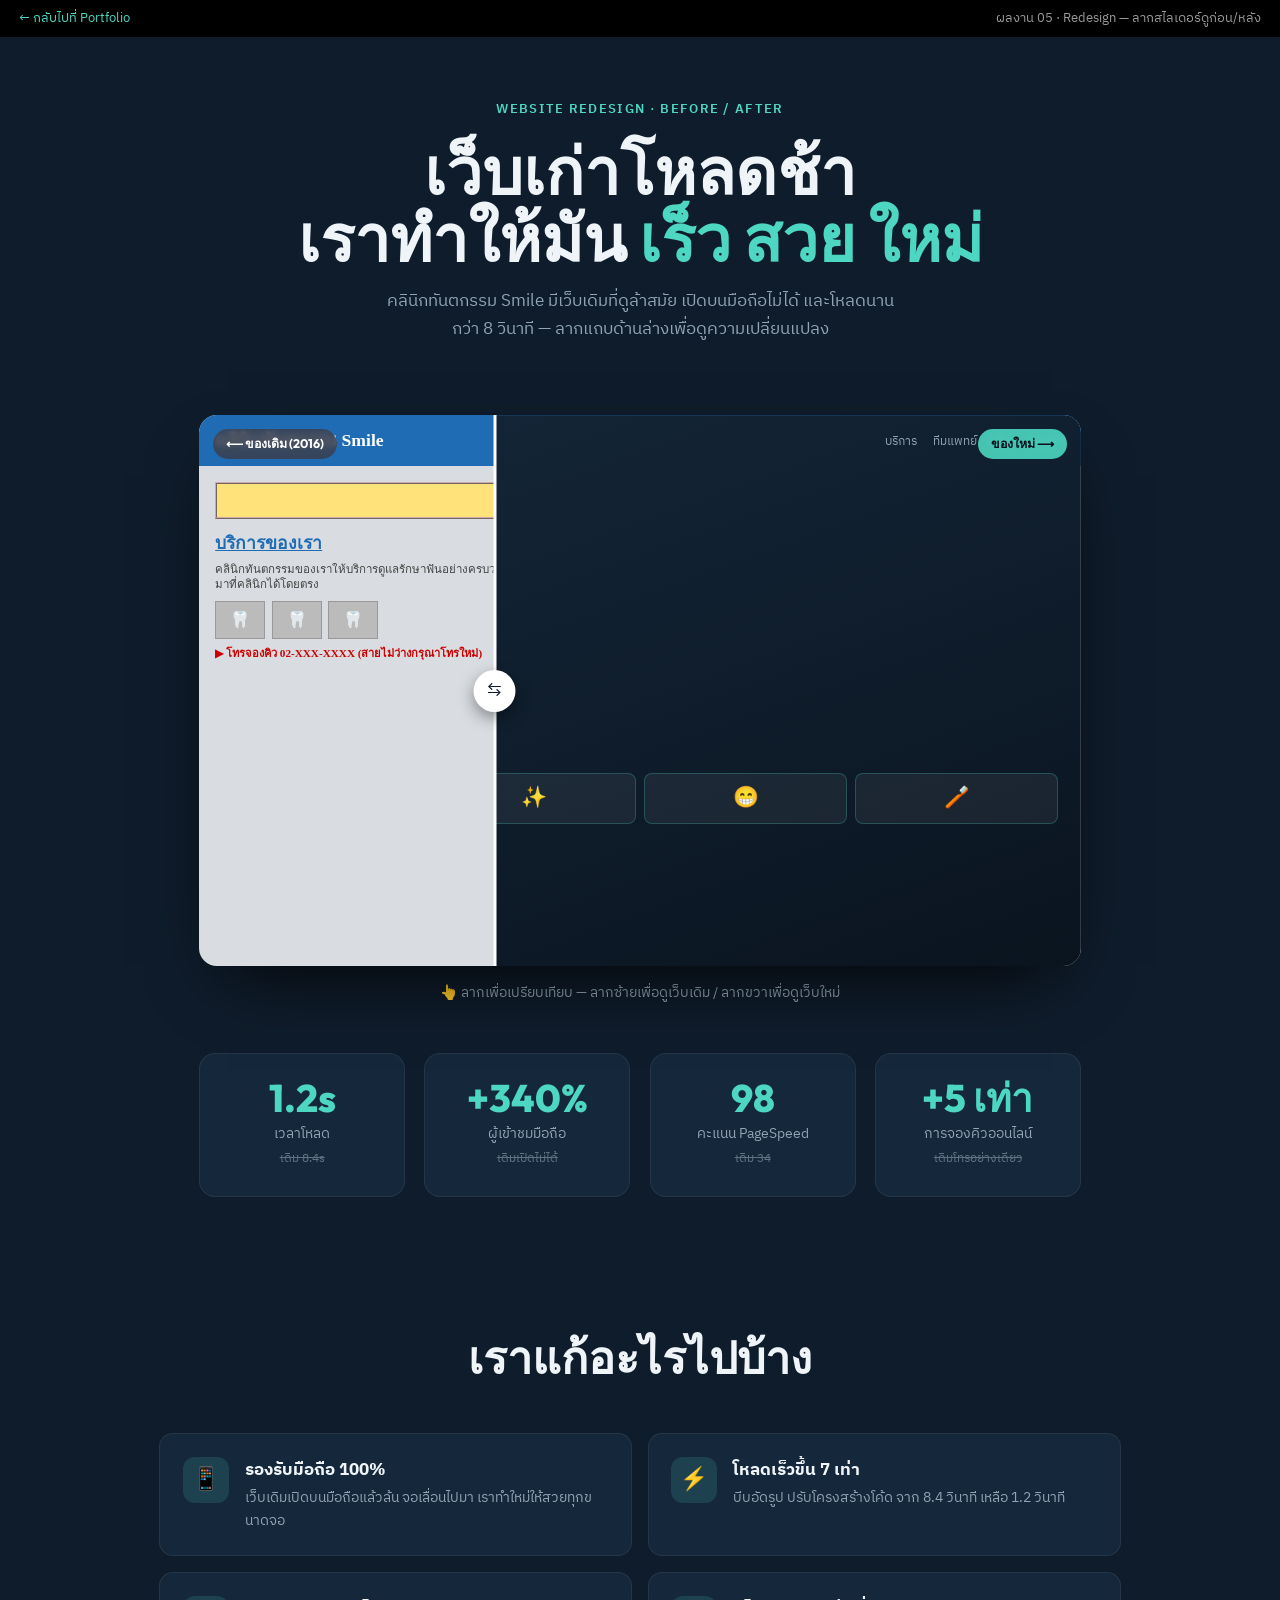
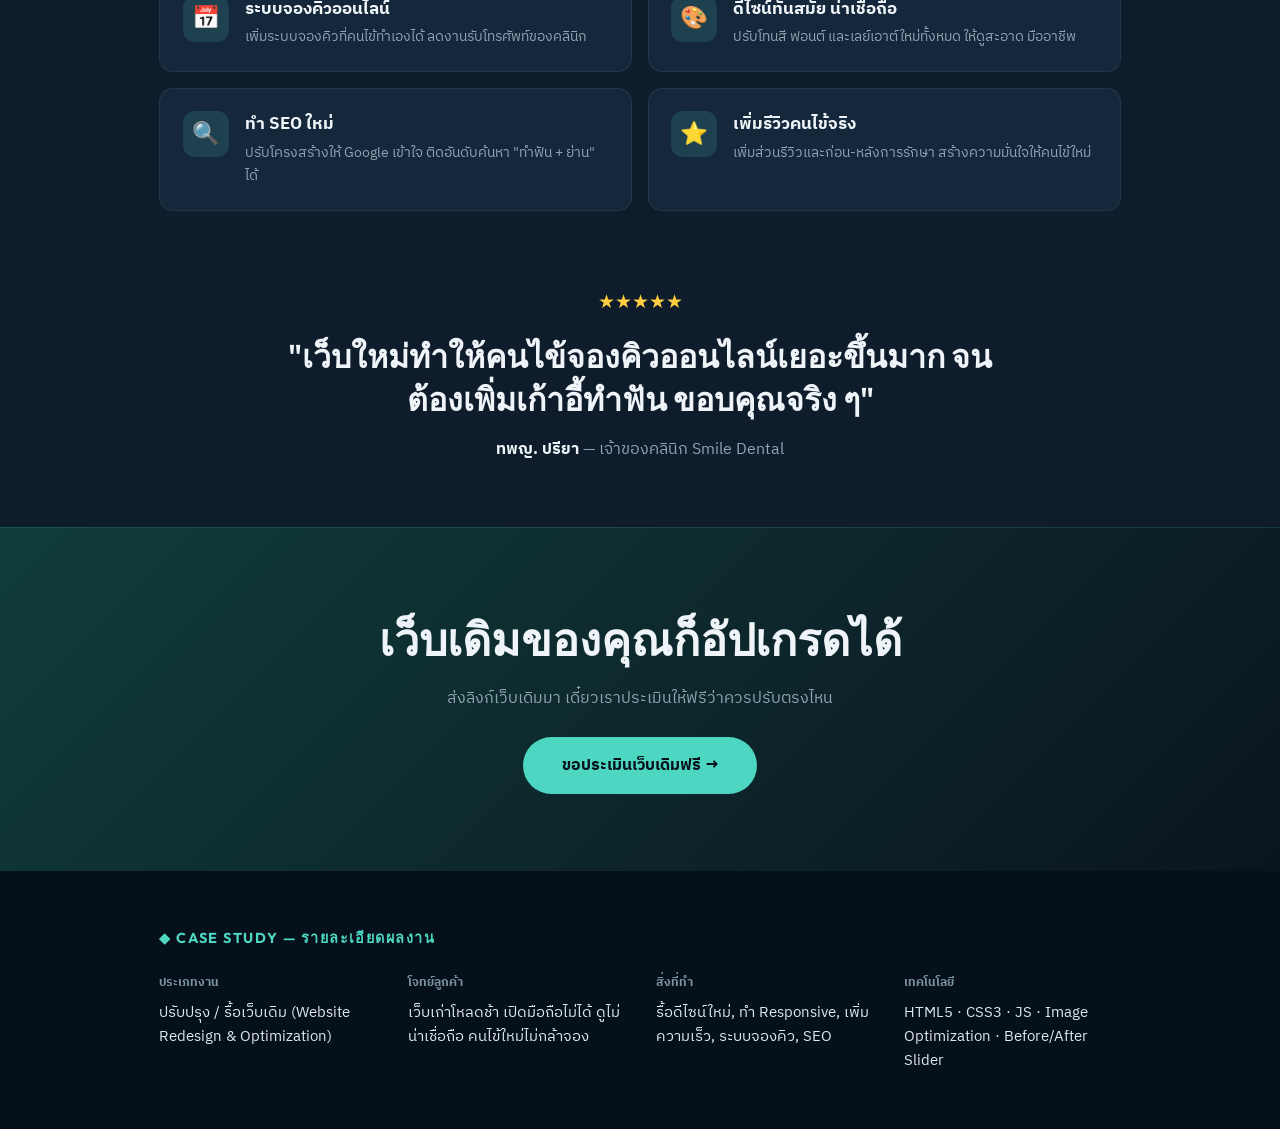
<file: works/5-redesign.html>
<!DOCTYPE html>
<html lang="th">
<head>
<meta charset="UTF-8">
<meta name="viewport" content="width=device-width, initial-scale=1.0">
<title>Smile Dental — ปรับปรุงเว็บเดิม Before/After | PIXELCRAFT</title>
<link href="https://fonts.googleapis.com/css2?family=IBM+Plex+Sans+Thai:wght@300;400;500;600;700&family=Outfit:wght@400;600;700;800&display=swap" rel="stylesheet">
<style>
:root{--bg:#0f1c2b;--bg2:#0a141f;--teal:#4dd6c1;--blue:#3aa0ff;--ink:#eef4f8;--gray:#90a4b4;--card:#15273a}
*{margin:0;padding:0;box-sizing:border-box}
html{scroll-behavior:smooth}
body{font-family:"IBM Plex Sans Thai",sans-serif;background:var(--bg);color:var(--ink);line-height:1.6;overflow-x:hidden}
.o{font-family:"Outfit",sans-serif}
a{color:inherit;text-decoration:none}

.pf-bar{position:fixed;top:0;left:0;right:0;z-index:1000;background:#000;color:#fff;display:flex;justify-content:space-between;align-items:center;padding:.5rem 1.2rem;font-size:.82rem}
.pf-bar a{color:var(--teal)}.pf-bar .pf-tag{opacity:.6}

.hwrap{max-width:1100px;margin:0 auto;padding:0 1.2rem}
.intro{padding:6rem 0 2rem;text-align:center}
.intro .eye{color:var(--teal);font-weight:600;letter-spacing:.1em;text-transform:uppercase;font-size:.82rem}
.intro h1{font-family:"Outfit";font-weight:800;font-size:clamp(2.2rem,5.5vw,4rem);line-height:1.05;margin:1rem 0}
.intro h1 span{color:var(--teal)}
.intro p{color:var(--gray);max-width:52ch;margin:0 auto;font-size:1.08rem}

/* the before/after slider — star feature */
.compare{max-width:920px;margin:2.5rem auto 0;padding:0 1.2rem}
.ba{position:relative;aspect-ratio:16/10;border-radius:18px;overflow:hidden;user-select:none;box-shadow:0 30px 70px -30px #000;cursor:ew-resize}
.ba__side{position:absolute;inset:0;display:flex;flex-direction:column}
/* OLD design */
.ba__old{background:#d9dde2;color:#333}
.ba__old .top{background:#1f6cb5;color:#fff;padding:.7rem 1rem;font-family:"Times New Roman",serif;display:flex;justify-content:space-between;align-items:center}
.ba__old .top b{font-size:1.1rem}
.ba__old .topnav{display:flex;gap:.8rem;font-size:.75rem;text-decoration:underline}
.ba__old .body{flex:1;padding:1rem;font-family:"Times New Roman",serif}
.ba__old .ban{background:#ffe27a;border:2px ridge #caa;color:#a33;padding:.4rem;text-align:center;font-weight:700;font-size:.8rem;margin-bottom:.6rem}
.ba__old h3{color:#1f6cb5;font-size:1.1rem;text-decoration:underline}
.ba__old .txt{font-size:.72rem;color:#444;margin-top:.3rem;line-height:1.35}
.ba__old .imgrow{display:flex;gap:.4rem;margin-top:.5rem}
.ba__old .imgrow div{width:50px;height:38px;background:#bbb;border:1px solid #999;display:grid;place-items:center;font-size:1rem}
.ba__old .blink{color:#c00;font-size:.7rem;margin-top:.4rem;font-weight:700}
/* NEW design */
.ba__new{background:linear-gradient(160deg,#15273a,#0a141f);clip-path:inset(0 0 0 50%);}
.ba__new .top{padding:.8rem 1.2rem;display:flex;justify-content:space-between;align-items:center}
.ba__new .top b{font-family:"Outfit";font-weight:800;color:var(--teal);font-size:1.1rem}
.ba__new .topnav{display:flex;gap:1rem;font-size:.72rem;color:var(--gray)}
.ba__new .body{flex:1;padding:1.4rem;display:flex;flex-direction:column;justify-content:center}
.ba__new h3{font-family:"Outfit";font-weight:800;font-size:1.5rem;line-height:1.1}
.ba__new h3 span{color:var(--teal)}
.ba__new .txt{font-size:.78rem;color:var(--gray);margin:.5rem 0 .8rem;max-width:30ch}
.ba__new .cta{background:var(--teal);color:#08131d;font-weight:700;font-size:.78rem;padding:.5rem 1rem;border-radius:50px;width:max-content}
.ba__new .cards{display:flex;gap:.5rem;margin-top:.8rem}
.ba__new .cards div{flex:1;background:rgba(255,255,255,.06);border:1px solid rgba(77,214,193,.25);border-radius:8px;padding:.5rem;text-align:center;font-size:1.3rem}
/* handle */
.ba__handle{position:absolute;top:0;bottom:0;left:50%;width:3px;background:#fff;z-index:5;transform:translateX(-50%)}
.ba__handle::after{content:"⇆";position:absolute;top:50%;left:50%;transform:translate(-50%,-50%);width:42px;height:42px;border-radius:50%;background:#fff;color:#0f1c2b;display:grid;place-items:center;font-size:1.1rem;box-shadow:0 6px 16px rgba(0,0,0,.4)}
.ba__lbl{position:absolute;top:14px;z-index:6;font-family:"Outfit";font-weight:700;font-size:.78rem;padding:.3rem .8rem;border-radius:50px;backdrop-filter:blur(4px)}
.ba__lbl.old{left:14px;background:rgba(60,60,70,.8);color:#fff}
.ba__lbl.new{right:14px;background:rgba(77,214,193,.9);color:#08131d}
.hint{text-align:center;color:var(--gray);font-size:.88rem;margin-top:1rem}

/* metrics */
.metrics{display:grid;grid-template-columns:repeat(4,1fr);gap:1.2rem;max-width:920px;margin:3rem auto;padding:0 1.2rem}
.metric{background:var(--card);border:1px solid rgba(255,255,255,.07);border-radius:16px;padding:1.6rem;text-align:center}
.metric .big{font-family:"Outfit";font-weight:800;font-size:2.4rem;line-height:1}
.metric .up{color:var(--teal)}.metric .down{color:#ff7a7a}
.metric span{color:var(--gray);font-size:.86rem;display:block;margin-top:.3rem}
.metric small{color:var(--gray);font-size:.72rem;text-decoration:line-through;opacity:.6}
@media(max-width:760px){.metrics{grid-template-columns:1fr 1fr}}

/* what we fixed */
.sec{max-width:1000px;margin:0 auto;padding:clamp(3rem,6vw,5rem) 1.2rem}
.sec h2{font-family:"Outfit";font-weight:800;font-size:clamp(1.8rem,4vw,2.8rem);text-align:center;margin-bottom:2.5rem}
.fixes{display:grid;grid-template-columns:1fr 1fr;gap:1rem}
.fix{display:flex;gap:1rem;background:var(--card);border:1px solid rgba(255,255,255,.07);border-radius:14px;padding:1.4rem}
.fix .ic{width:46px;height:46px;border-radius:12px;background:rgba(77,214,193,.15);display:grid;place-items:center;font-size:1.4rem;flex-shrink:0}
.fix h4{font-size:1.05rem;margin-bottom:.2rem}
.fix p{color:var(--gray);font-size:.9rem}
@media(max-width:680px){.fixes{grid-template-columns:1fr}}

/* testimonial */
.quote{max-width:760px;margin:0 auto;padding:0 1.2rem 4rem;text-align:center}
.quote .stars{color:#ffcf3f;font-size:1.2rem}
.quote p{font-family:"Outfit";font-weight:600;font-size:clamp(1.3rem,3vw,2rem);line-height:1.35;margin:1rem 0}
.quote .who{color:var(--gray)}
.quote .who b{color:var(--ink)}

.cta-band{background:linear-gradient(135deg,#103d3a,#0a141f);text-align:center;padding:clamp(3rem,6vw,5rem) 1.2rem;border-top:1px solid rgba(77,214,193,.2)}
.cta-band h2{font-family:"Outfit";font-weight:800;font-size:clamp(1.8rem,4vw,2.8rem)}
.cta-band p{color:var(--gray);margin:.6rem 0 1.6rem}
.cta-band a{display:inline-block;background:var(--teal);color:#08131d;font-weight:700;padding:1rem 2.4rem;border-radius:50px;transition:.25s}
.cta-band a:hover{transform:translateY(-3px);box-shadow:0 16px 36px -14px rgba(77,214,193,.5)}

.cs{background:#06101a;color:#dfe8ef;padding:3.5rem 1.2rem}
.cs .hwrap{max-width:1000px;margin:0 auto}
.cs h5{font-family:"Outfit";color:var(--teal);font-size:.9rem;letter-spacing:.1em;margin-bottom:1.4rem}
.cs-grid{display:grid;grid-template-columns:repeat(4,1fr);gap:2rem}
.cs-grid h6{font-size:.78rem;text-transform:uppercase;color:#7d93a3;margin-bottom:.5rem}
.cs-grid p{font-size:.95rem}
@media(max-width:760px){.cs-grid{grid-template-columns:1fr 1fr}}

.fade{opacity:0;transform:translateY(24px);transition:.6s}.fade.in{opacity:1;transform:none}
</style>
</head>
<body>

<div class="pf-bar">
  <a href="../index.html">← กลับไปที่ Portfolio</a>
  <span class="pf-tag">ผลงาน 05 · Redesign — ลากสไลเดอร์ดูก่อน/หลัง</span>
</div>

<section class="intro">
  <div class="hwrap">
    <span class="eye">Website Redesign · Before / After</span>
    <h1 class="o">เว็บเก่าโหลดช้า<br>เราทำให้มัน <span>เร็ว สวย ใหม่</span></h1>
    <p>คลินิกทันตกรรม Smile มีเว็บเดิมที่ดูล้าสมัย เปิดบนมือถือไม่ได้ และโหลดนานกว่า 8 วินาที — ลากแถบด้านล่างเพื่อดูความเปลี่ยนแปลง</p>
  </div>
</section>

<div class="compare">
  <div class="ba" id="ba">
    <span class="ba__lbl old">⟵ ของเดิม (2016)</span>
    <span class="ba__lbl new">ของใหม่ ⟶</span>
    <!-- OLD -->
    <div class="ba__side ba__old">
      <div class="top"><b>คลินิกทันตกรรม Smile</b><div class="topnav"><a>หน้าแรก</a><a>บริการ</a><a>ติดต่อ</a></div></div>
      <div class="body">
        <div class="ban">★★★ ยินดีต้อนรับสู่เว็บไซต์ของเรา ★★★</div>
        <h3>บริการของเรา</h3>
        <p class="txt">คลินิกทันตกรรมของเราให้บริการดูแลรักษาฟันอย่างครบวงจร โดยทันตแพทย์ผู้เชี่ยวชาญ เปิดให้บริการมานานกว่า 20 ปี สามารถติดต่อได้ที่เบอร์โทรศัพท์ด้านล่าง หรือเดินทางมาที่คลินิกได้โดยตรง</p>
        <div class="imgrow"><div>🦷</div><div>🦷</div><div>🦷</div></div>
        <p class="blink">▶ โทรจองคิว 02-XXX-XXXX (สายไม่ว่างกรุณาโทรใหม่)</p>
      </div>
    </div>
    <!-- NEW -->
    <div class="ba__side ba__new" id="newSide">
      <div class="top"><b>🦷 Smile Dental</b><div class="topnav"><span>บริการ</span><span>ทีมแพทย์</span><span>รีวิว</span><span>จองคิว</span></div></div>
      <div class="body">
        <h3 class="o">รอยยิ้มที่<span>มั่นใจ</span><br>เริ่มที่นี่</h3>
        <p class="txt">ทันตกรรมครบวงจร โดยทีมแพทย์เฉพาะทาง จองคิวออนไลน์ได้ 24 ชม.</p>
        <div class="cta">จองคิวออนไลน์ →</div>
        <div class="cards"><div>🦷</div><div>✨</div><div>😁</div><div>🪥</div></div>
      </div>
    </div>
    <div class="ba__handle" id="handle"></div>
  </div>
  <p class="hint">👆 ลากเพื่อเปรียบเทียบ — ลากซ้ายเพื่อดูเว็บเดิม / ลากขวาเพื่อดูเว็บใหม่</p>
</div>

<div class="metrics">
  <div class="metric fade"><div class="big up">1.2s</div><span>เวลาโหลด</span><small>เดิม 8.4s</small></div>
  <div class="metric fade"><div class="big up">+340%</div><span>ผู้เข้าชมมือถือ</span><small>เดิมเปิดไม่ได้</small></div>
  <div class="metric fade"><div class="big up">98<small style="font-size:1.2rem"> </small></div><span>คะแนน PageSpeed</span><small>เดิม 34</small></div>
  <div class="metric fade"><div class="big up">+5 เท่า</div><span>การจองคิวออนไลน์</span><small>เดิมโทรอย่างเดียว</small></div>
</div>

<section class="sec">
  <h2 class="o fade">เราแก้อะไรไปบ้าง</h2>
  <div class="fixes">
    <div class="fix fade"><div class="ic">📱</div><div><h4>รองรับมือถือ 100%</h4><p>เว็บเดิมเปิดบนมือถือแล้วล้น จอเลื่อนไปมา เราทำใหม่ให้สวยทุกขนาดจอ</p></div></div>
    <div class="fix fade"><div class="ic">⚡</div><div><h4>โหลดเร็วขึ้น 7 เท่า</h4><p>บีบอัดรูป ปรับโครงสร้างโค้ด จาก 8.4 วินาที เหลือ 1.2 วินาที</p></div></div>
    <div class="fix fade"><div class="ic">📅</div><div><h4>ระบบจองคิวออนไลน์</h4><p>เพิ่มระบบจองคิวที่คนไข้ทำเองได้ ลดงานรับโทรศัพท์ของคลินิก</p></div></div>
    <div class="fix fade"><div class="ic">🎨</div><div><h4>ดีไซน์ทันสมัย น่าเชื่อถือ</h4><p>ปรับโทนสี ฟอนต์ และเลย์เอาต์ใหม่ทั้งหมด ให้ดูสะอาด มืออาชีพ</p></div></div>
    <div class="fix fade"><div class="ic">🔍</div><div><h4>ทำ SEO ใหม่</h4><p>ปรับโครงสร้างให้ Google เข้าใจ ติดอันดับค้นหา "ทำฟัน + ย่าน" ได้</p></div></div>
    <div class="fix fade"><div class="ic">⭐</div><div><h4>เพิ่มรีวิวคนไข้จริง</h4><p>เพิ่มส่วนรีวิวและก่อน-หลังการรักษา สร้างความมั่นใจให้คนไข้ใหม่</p></div></div>
  </div>
</section>

<div class="quote fade">
  <div class="stars">★★★★★</div>
  <p class="o">"เว็บใหม่ทำให้คนไข้จองคิวออนไลน์เยอะขึ้นมาก จนต้องเพิ่มเก้าอี้ทำฟัน ขอบคุณจริง ๆ"</p>
  <div class="who"><b>ทพญ. ปรียา</b> — เจ้าของคลินิก Smile Dental</div>
</div>

<div class="cta-band">
  <h2 class="o">เว็บเดิมของคุณก็อัปเกรดได้</h2>
  <p>ส่งลิงก์เว็บเดิมมา เดี๋ยวเราประเมินให้ฟรีว่าควรปรับตรงไหน</p>
  <a href="../index.html#contact">ขอประเมินเว็บเดิมฟรี →</a>
</div>

<script>
const ba=document.getElementById('ba'),newSide=document.getElementById('newSide'),handle=document.getElementById('handle');
let dragging=false;
function setPos(x){
  const r=ba.getBoundingClientRect();
  let pct=((x-r.left)/r.width)*100;
  pct=Math.max(2,Math.min(98,pct));
  newSide.style.clipPath=`inset(0 0 0 ${pct}%)`;
  handle.style.left=pct+'%';
}
ba.addEventListener('mousedown',e=>{dragging=true;setPos(e.clientX);});
addEventListener('mousemove',e=>{if(dragging)setPos(e.clientX);});
addEventListener('mouseup',()=>dragging=false);
ba.addEventListener('touchstart',e=>{dragging=true;setPos(e.touches[0].clientX);},{passive:true});
ba.addEventListener('touchmove',e=>{if(dragging)setPos(e.touches[0].clientX);},{passive:true});
addEventListener('touchend',()=>dragging=false);
// auto demo wiggle on load
let t=50,dir=1,steps=0;
const demo=setInterval(()=>{
  t+=dir*1.5;if(t>72||t<28)dir*=-1;steps++;
  const r=ba.getBoundingClientRect();setPos(r.left+r.width*t/100);
  if(steps>40)clearInterval(demo);
},20);
ba.addEventListener('mousedown',()=>clearInterval(demo));
ba.addEventListener('touchstart',()=>clearInterval(demo));

const io=new IntersectionObserver(es=>es.forEach(e=>{if(e.isIntersecting){e.target.classList.add('in');io.unobserve(e.target)}}),{threshold:.12});
document.querySelectorAll('.fade').forEach(el=>io.observe(el));
</script>

<section class="cs">
  <div class="hwrap">
    <h5>◆ CASE STUDY — รายละเอียดผลงาน</h5>
    <div class="cs-grid">
      <div><h6>ประเภทงาน</h6><p>ปรับปรุง / รื้อเว็บเดิม (Website Redesign &amp; Optimization)</p></div>
      <div><h6>โจทย์ลูกค้า</h6><p>เว็บเก่าโหลดช้า เปิดมือถือไม่ได้ ดูไม่น่าเชื่อถือ คนไข้ใหม่ไม่กล้าจอง</p></div>
      <div><h6>สิ่งที่ทำ</h6><p>รื้อดีไซน์ใหม่, ทำ Responsive, เพิ่มความเร็ว, ระบบจองคิว, SEO</p></div>
      <div><h6>เทคโนโลยี</h6><p>HTML5 · CSS3 · JS · Image Optimization · Before/After Slider</p></div>
    </div>
  </div>
</section>

</body>
</html>
</file>
<file: style.css>
/* ===== PIXELCRAFT — main stylesheet ===== */
:root{
  --bg:#f4f1ea;
  --bg2:#ece7dc;
  --ink:#16140f;
  --ink-soft:#5a564c;
  --accent:#ff4d2e;
  --accent2:#1b3a4b;
  --line:rgba(22,20,15,.12);
  --serif:"Fraunces",Georgia,serif;
  --sans:"IBM Plex Sans Thai","Space Grotesk",sans-serif;
  --mono:"Space Grotesk",monospace;
}
*{margin:0;padding:0;box-sizing:border-box}
html{scroll-behavior:smooth}
body{
  background:var(--bg);color:var(--ink);font-family:var(--sans);
  font-weight:400;line-height:1.6;overflow-x:hidden;
  -webkit-font-smoothing:antialiased;cursor:none;
}
a{color:inherit;text-decoration:none}
em{font-style:italic;font-family:var(--serif)}
::selection{background:var(--accent);color:#fff}

/* ---- grain ---- */
.grain{position:fixed;inset:0;pointer-events:none;z-index:9000;opacity:.04;mix-blend-mode:multiply;
  background-image:url("data:image/svg+xml,%3Csvg xmlns='http://www.w3.org/2000/svg' width='120' height='120'%3E%3Cfilter id='n'%3E%3CfeTurbulence type='fractalNoise' baseFrequency='.9' numOctaves='3'/%3E%3C/filter%3E%3Crect width='100%25' height='100%25' filter='url(%23n)'/%3E%3C/svg%3E");}

/* ---- cursor ---- */
.cursor{position:fixed;width:42px;height:42px;border:1.5px solid var(--ink);border-radius:50%;
  pointer-events:none;z-index:9999;transform:translate(-50%,-50%);transition:width .25s,height .25s,background .25s,border-color .25s;mix-blend-mode:difference;}
.cursor-dot{position:fixed;width:6px;height:6px;background:var(--accent);border-radius:50%;
  pointer-events:none;z-index:9999;transform:translate(-50%,-50%);}
.cursor.hover{width:72px;height:72px;background:var(--accent);border-color:transparent;}
@media(max-width:820px){.cursor,.cursor-dot{display:none}body{cursor:auto}}

/* ---- preloader ---- */
.preloader{position:fixed;inset:0;z-index:10000;background:var(--ink);color:var(--bg);
  display:flex;flex-direction:column;align-items:center;justify-content:center;gap:1.5rem;transition:transform .9s cubic-bezier(.76,0,.24,1);}
.preloader.done{transform:translateY(-100%)}
.preloader__count{font-family:var(--serif);font-size:clamp(4rem,16vw,11rem);font-weight:300;line-height:1;}
.preloader__count i{font-size:.3em;font-style:normal;opacity:.5;vertical-align:super}
.preloader__word{font-family:var(--mono);letter-spacing:.5em;font-size:.8rem;opacity:.6;padding-left:.5em}
.preloader__bar{position:absolute;bottom:0;left:0;height:3px;width:100%;background:rgba(255,255,255,.1)}
.preloader__bar span{display:block;height:100%;width:0;background:var(--accent)}

/* ---- nav ---- */
.nav{position:fixed;top:0;left:0;right:0;z-index:500;display:flex;align-items:center;justify-content:space-between;
  padding:1.4rem clamp(1.2rem,4vw,3.5rem);mix-blend-mode:difference;color:#fff;transition:transform .4s}
.nav.hide{transform:translateY(-110%)}
.nav__logo{font-family:var(--mono);font-weight:700;letter-spacing:.04em;font-size:1.05rem}
.nav__logo span{font-weight:400}
.nav__logo i{font-style:normal;opacity:.45;font-size:.7em}
.nav__links{display:flex;align-items:center;gap:2rem;font-size:.92rem}
.nav__links a{position:relative}
.nav__links a:not(.nav__cta)::after{content:"";position:absolute;left:0;bottom:-3px;width:0;height:1px;background:#fff;transition:width .3s}
.nav__links a:not(.nav__cta):hover::after{width:100%}
.nav__cta span{display:inline-block;transition:transform .3s}
.nav__cta:hover span{transform:translateX(4px)}
.nav__burger{display:none;flex-direction:column;gap:5px;background:none;border:none;cursor:pointer}
.nav__burger span{width:26px;height:2px;background:#fff;display:block}
@media(max-width:820px){.nav__links{display:none}.nav__burger{display:flex}}

/* ---- hero ---- */
.hero{min-height:100vh;padding:clamp(7rem,14vh,11rem) clamp(1.2rem,4vw,3.5rem) 3rem;position:relative;display:flex;flex-direction:column;justify-content:center}
.hero__tag{display:inline-flex;align-items:center;gap:.55rem;font-family:var(--mono);font-size:.8rem;letter-spacing:.05em;
  border:1px solid var(--line);border-radius:50px;padding:.5rem 1rem;width:max-content;margin-bottom:2rem;background:rgba(255,255,255,.4)}
.hero__tag .dot{width:8px;height:8px;border-radius:50%;background:#28c76f;box-shadow:0 0 0 0 rgba(40,199,111,.5);animation:pulse 2s infinite}
@keyframes pulse{70%{box-shadow:0 0 0 8px rgba(40,199,111,0)}}
.hero__title{font-family:var(--serif);font-weight:300;font-size:clamp(3rem,11vw,9.5rem);line-height:.95;letter-spacing:-.02em}
.hero__title .line{display:block;overflow:hidden}
.hero__title .line>span{display:block;transform:translateY(110%);animation:rise .9s cubic-bezier(.16,1,.3,1) forwards}
.hero__title .line:nth-child(2)>span{animation-delay:.12s}
.hero__title .line:nth-child(3)>span{animation-delay:.24s}
.hero__title em{color:var(--accent)}
@keyframes rise{to{transform:translateY(0)}}
.hero__meta{display:flex;justify-content:space-between;align-items:flex-end;gap:2rem;margin-top:3rem;flex-wrap:wrap}
.hero__meta p{max-width:42ch;color:var(--ink-soft);font-size:1.05rem}
.hero__scroll-circle{display:grid;place-items:center;width:120px;height:120px;border-radius:50%;border:1px solid var(--ink);
  font-family:var(--mono);font-size:.72rem;text-align:center;line-height:1.5;transition:background .3s,color .3s;animation:spinSlow 18s linear infinite}
@keyframes spinSlow{to{transform:rotate(360deg)}}
.hero__scroll:hover .hero__scroll-circle{background:var(--ink);color:var(--bg)}
.hero__shapes{position:absolute;inset:0;z-index:-1;overflow:hidden}
.blob{position:absolute;border-radius:50%;filter:blur(60px);opacity:.5}
.blob--1{width:380px;height:380px;background:radial-gradient(circle,#ffb199,transparent 70%);top:8%;right:-4%}
.blob--2{width:300px;height:300px;background:radial-gradient(circle,#9ec5ff,transparent 70%);bottom:6%;left:-3%}

/* ---- marquee ---- */
.marquee{background:var(--ink);color:var(--bg);padding:1rem 0;overflow:hidden;white-space:nowrap;border-top:1px solid var(--ink);border-bottom:1px solid var(--ink)}
.marquee__track{display:inline-flex;animation:scroll 26s linear infinite}
.marquee__track span{font-family:var(--serif);font-size:1.7rem;padding:0 1rem;font-style:italic}
@keyframes scroll{to{transform:translateX(-50%)}}

/* ---- section head ---- */
.section-head{padding:clamp(4rem,9vw,8rem) clamp(1.2rem,4vw,3.5rem) 2rem;max-width:900px}
.section-head__num{font-family:var(--mono);color:var(--accent);font-size:.85rem;letter-spacing:.1em}
.section-head h2{font-family:var(--serif);font-weight:300;font-size:clamp(2.4rem,6vw,5rem);line-height:1;margin:.4rem 0 1rem;letter-spacing:-.02em}
.section-head p{color:var(--ink-soft);max-width:50ch}

/* ---- works ---- */
.work-list{border-top:1px solid var(--line)}
.work{display:grid;grid-template-columns:60px 1fr 280px;gap:2rem;align-items:center;
  padding:clamp(1.6rem,4vw,3rem) clamp(1.2rem,4vw,3.5rem);border-bottom:1px solid var(--line);position:relative;overflow:hidden;transition:color .4s}
.work::before{content:"";position:absolute;inset:0;background:var(--c);transform:translateY(101%);transition:transform .5s cubic-bezier(.76,0,.24,1);z-index:0}
.work:hover{color:#fff}
.work:hover::before{transform:translateY(0)}
.work>*{position:relative;z-index:1}
.work__index{font-family:var(--mono);font-size:1rem;opacity:.5}
.work__cat{font-family:var(--mono);font-size:.78rem;letter-spacing:.08em;color:var(--accent);text-transform:uppercase}
.work:hover .work__cat{color:var(--a)}
.work__title{font-family:var(--serif);font-weight:400;font-size:clamp(1.8rem,4vw,3.2rem);line-height:1.05;margin:.3rem 0 .6rem}
.work__desc{max-width:54ch;color:var(--ink-soft);transition:color .4s}
.work:hover .work__desc{color:rgba(255,255,255,.7)}
.work__go{display:inline-flex;align-items:center;gap:.4rem;font-family:var(--mono);font-size:.85rem;margin-top:1rem;opacity:0;transform:translateX(-10px);transition:.4s}
.work:hover .work__go{opacity:1;transform:translateX(0)}
.work__go i{transition:transform .3s}
.work:hover .work__go i{transform:translateX(5px)}
.work__thumb{justify-self:end}
/* mini mockups */
.mini{width:260px;height:165px;border-radius:10px;overflow:hidden;position:relative;box-shadow:0 18px 40px -20px rgba(0,0,0,.5);transform:rotate(-3deg) scale(.92);transition:transform .5s}
.work:hover .mini{transform:rotate(0) scale(1)}
.mini--corp{background:#1b3a4b}
.mini--corp .mini__bar{display:flex;gap:5px;padding:9px}
.mini--corp .mini__bar i{width:7px;height:7px;border-radius:50%;background:#f6c453}
.mini--corp .mini__hero{height:70px;margin:0 14px;border-radius:6px;background:linear-gradient(120deg,#27566b,#1b3a4b)}
.mini--corp .mini__rows{padding:12px 14px;display:grid;gap:6px}
.mini--corp .mini__rows span{height:8px;border-radius:4px;background:rgba(246,196,83,.5)}
.mini--corp .mini__rows span:nth-child(2){width:70%}.mini--corp .mini__rows span:nth-child(3){width:45%}
.mini--land{background:#0d0d12;display:grid;place-items:center}
.mini--land .mini__badge{position:absolute;top:14px;left:14px;background:#c6f24e;color:#0d0d12;font-family:var(--mono);font-weight:700;font-size:.7rem;padding:3px 9px;border-radius:4px}
.mini--land .mini__circle{width:90px;height:90px;border-radius:50%;background:radial-gradient(circle at 35% 30%,#fff,#c6f24e)}
.mini--land .mini__btn{position:absolute;bottom:18px;width:120px;height:22px;border-radius:50px;background:#c6f24e}
.mini--wp{background:#f3e9df;padding:14px;display:flex;gap:8px;align-items:flex-end}
.mini--wp .mini__leaf{position:absolute;top:-10px;right:-10px;width:80px;height:80px;border-radius:0 0 0 100%;background:#e8a87c;opacity:.6}
.mini--wp .mini__card{flex:1;height:90px;border-radius:8px;background:#fff;box-shadow:0 6px 14px -8px rgba(0,0,0,.3)}
.mini--shop{background:#101418;padding:14px;display:flex;gap:8px}
.mini--shop .mini__prod{flex:1;height:100px;border-radius:8px;background:linear-gradient(160deg,#2a2f36,#15191d);border:1px solid #2a2f36}
.mini--shop .mini__cart{position:absolute;bottom:14px;right:14px;width:34px;height:34px;border-radius:50%;background:#ff6a3d}
.mini--re{background:#13243a;display:flex}
.mini--re .mini__before,.mini--re .mini__after{flex:1;display:grid;place-items:center;font-family:var(--mono);font-weight:700;font-size:1.4rem}
.mini--re .mini__before{background:#3a3a44;color:#8a8a96}
.mini--re .mini__after{background:#4dd6c1;color:#0c1822}
.mini--re .mini__handle{position:absolute;left:50%;top:0;bottom:0;width:2px;background:#fff;transform:translateX(-50%)}
.mini--re .mini__handle::after{content:"⇆";position:absolute;top:50%;left:50%;transform:translate(-50%,-50%);background:#fff;color:#13243a;width:26px;height:26px;border-radius:50%;display:grid;place-items:center;font-size:.8rem}
@media(max-width:820px){
  .work{grid-template-columns:1fr;gap:1rem}
  .work__index{display:none}.work__thumb{justify-self:start}
  .mini{transform:rotate(0)}
}

/* ---- services ---- */
.serv-grid{display:grid;grid-template-columns:repeat(3,1fr);gap:1px;background:var(--line);border-top:1px solid var(--line);border-bottom:1px solid var(--line)}
.serv{background:var(--bg);padding:2.5rem clamp(1.2rem,3vw,2.2rem);min-height:240px;display:flex;flex-direction:column;transition:background .35s}
.serv span{font-family:var(--mono);color:var(--accent);font-size:.85rem}
.serv h4{font-size:1.3rem;margin:.6rem 0 .5rem;font-weight:600}
.serv p{color:var(--ink-soft);font-size:.95rem;flex:1}
.serv b{font-family:var(--mono);font-size:1.05rem;margin-top:1rem}
.serv:hover{background:var(--bg2)}
.serv--cta{background:var(--ink);color:var(--bg);justify-content:center}
.serv--cta h4{color:#fff}.serv--cta p{color:rgba(255,255,255,.6)}
.serv--cta a{color:var(--accent);font-family:var(--mono);margin-top:1rem}
@media(max-width:820px){.serv-grid{grid-template-columns:1fr}}

/* ---- about ---- */
.about{display:grid;grid-template-columns:1.2fr 1fr;gap:3rem;padding:clamp(4rem,9vw,8rem) clamp(1.2rem,4vw,3.5rem)}
.about__text h2{font-family:var(--serif);font-weight:300;font-size:clamp(2.2rem,5vw,4rem);line-height:1;margin:.5rem 0 1.2rem}
.about__text p{color:var(--ink-soft);max-width:48ch;margin-bottom:2.5rem}
.steps{display:grid;gap:.2rem}
.step{display:flex;gap:1.2rem;align-items:baseline;padding:1rem 0;border-top:1px solid var(--line)}
.step b{font-family:var(--mono);color:var(--accent)}
.about__stats{display:grid;grid-template-columns:1fr 1fr;gap:1px;background:var(--line);border:1px solid var(--line);align-self:start}
.stat{background:var(--bg);padding:2rem 1.5rem;text-align:center}
.stat b{font-family:var(--serif);font-size:clamp(2.5rem,6vw,4rem);font-weight:300;display:block;line-height:1}
.stat span{font-size:.85rem;color:var(--ink-soft)}
@media(max-width:820px){.about{grid-template-columns:1fr}}

/* ---- contact ---- */
.contact{padding:clamp(5rem,12vw,11rem) clamp(1.2rem,4vw,3.5rem);text-align:center;background:var(--ink);color:var(--bg);position:relative;overflow:hidden}
.contact__title{font-family:var(--serif);font-weight:300;font-size:clamp(2.6rem,8vw,7rem);line-height:1;margin:1rem 0 2.5rem}
.contact__title em{color:var(--accent)}
.contact__mail{display:inline-block;font-family:var(--mono);font-size:1.1rem;border:1px solid rgba(255,255,255,.3);border-radius:50px;padding:1.1rem 2.4rem;transition:background .3s,color .3s}
.contact__mail:hover{background:var(--accent);border-color:var(--accent)}
.contact__socials{display:flex;gap:1.5rem;justify-content:center;margin-top:3rem;font-family:var(--mono);font-size:.9rem;flex-wrap:wrap}
.contact__socials a{opacity:.6;transition:opacity .3s}.contact__socials a:hover{opacity:1}

/* ---- footer ---- */
.footer{display:flex;justify-content:space-between;flex-wrap:wrap;gap:1rem;padding:1.6rem clamp(1.2rem,4vw,3.5rem);font-family:var(--mono);font-size:.82rem;color:var(--ink-soft)}

/* ---- reveal ---- */
.reveal{opacity:0;transform:translateY(30px);transition:opacity .8s,transform .8s}
.reveal.in{opacity:1;transform:none}
</file>
